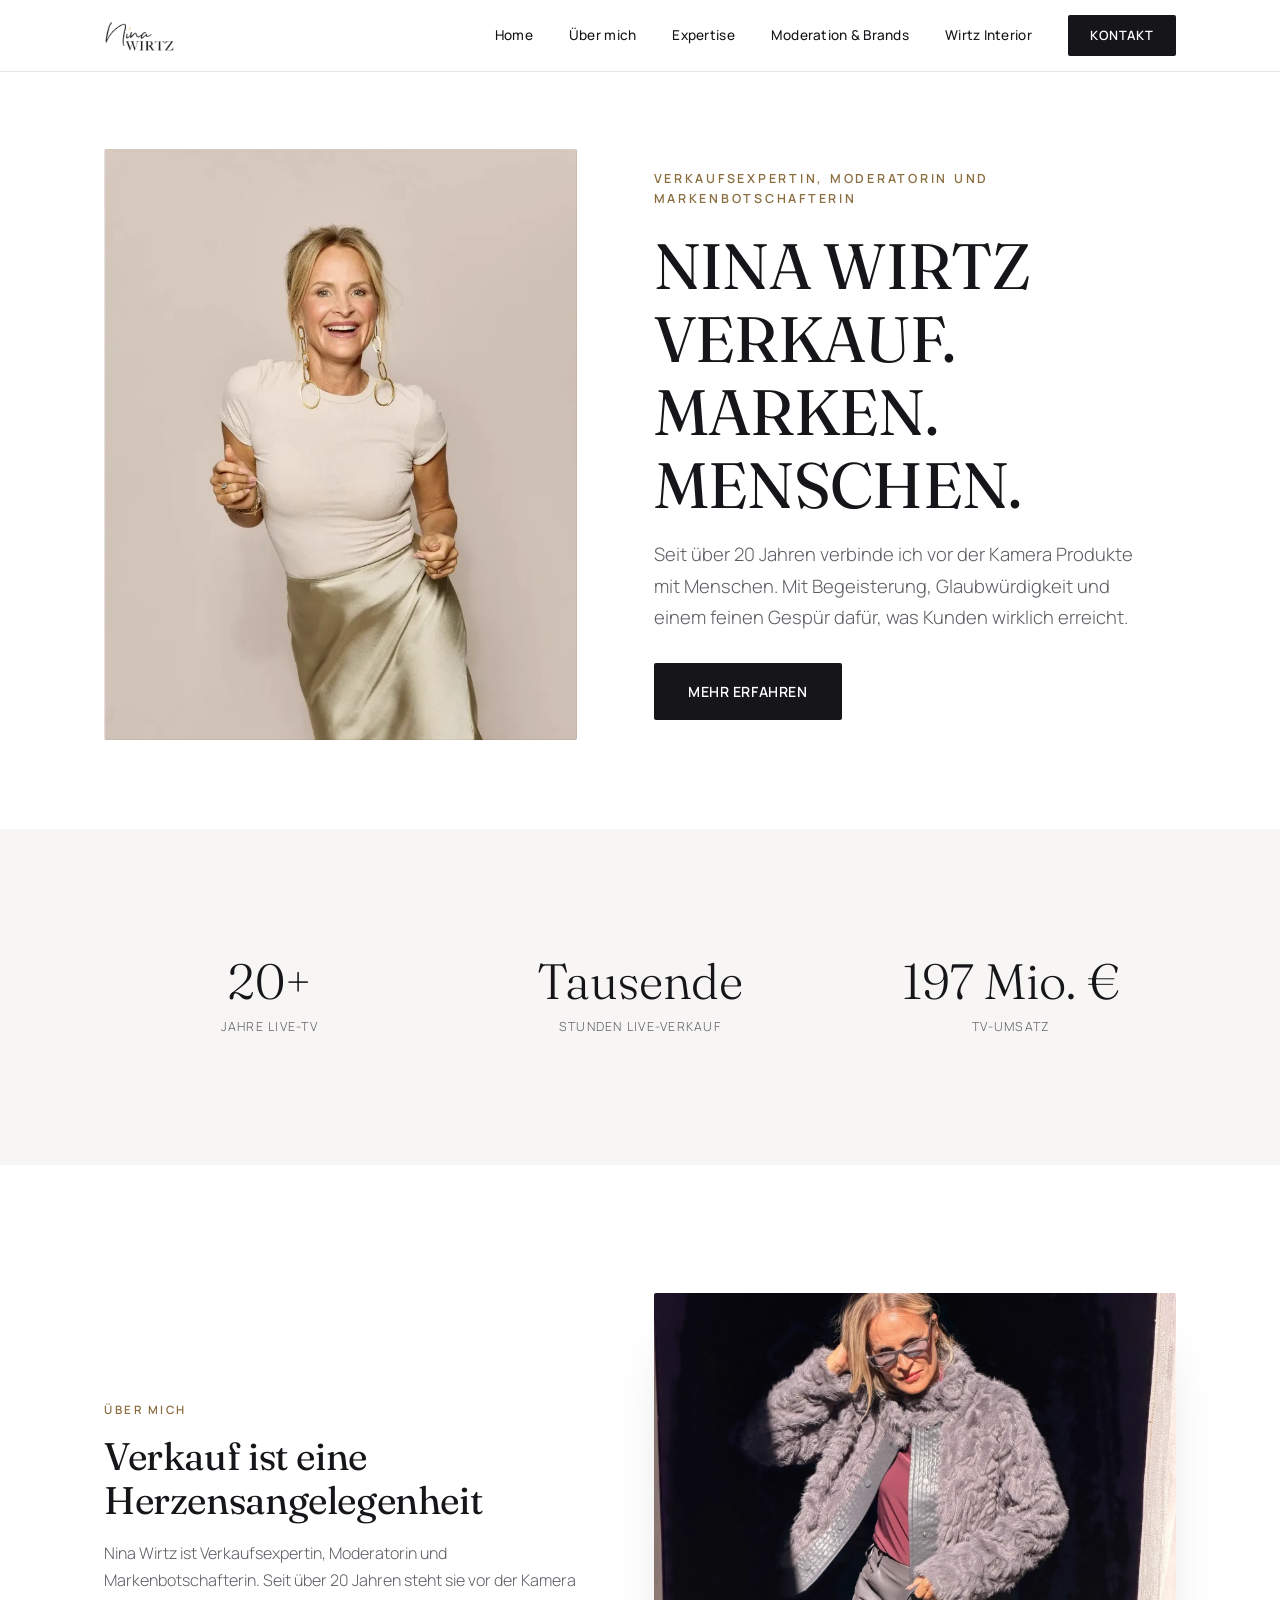
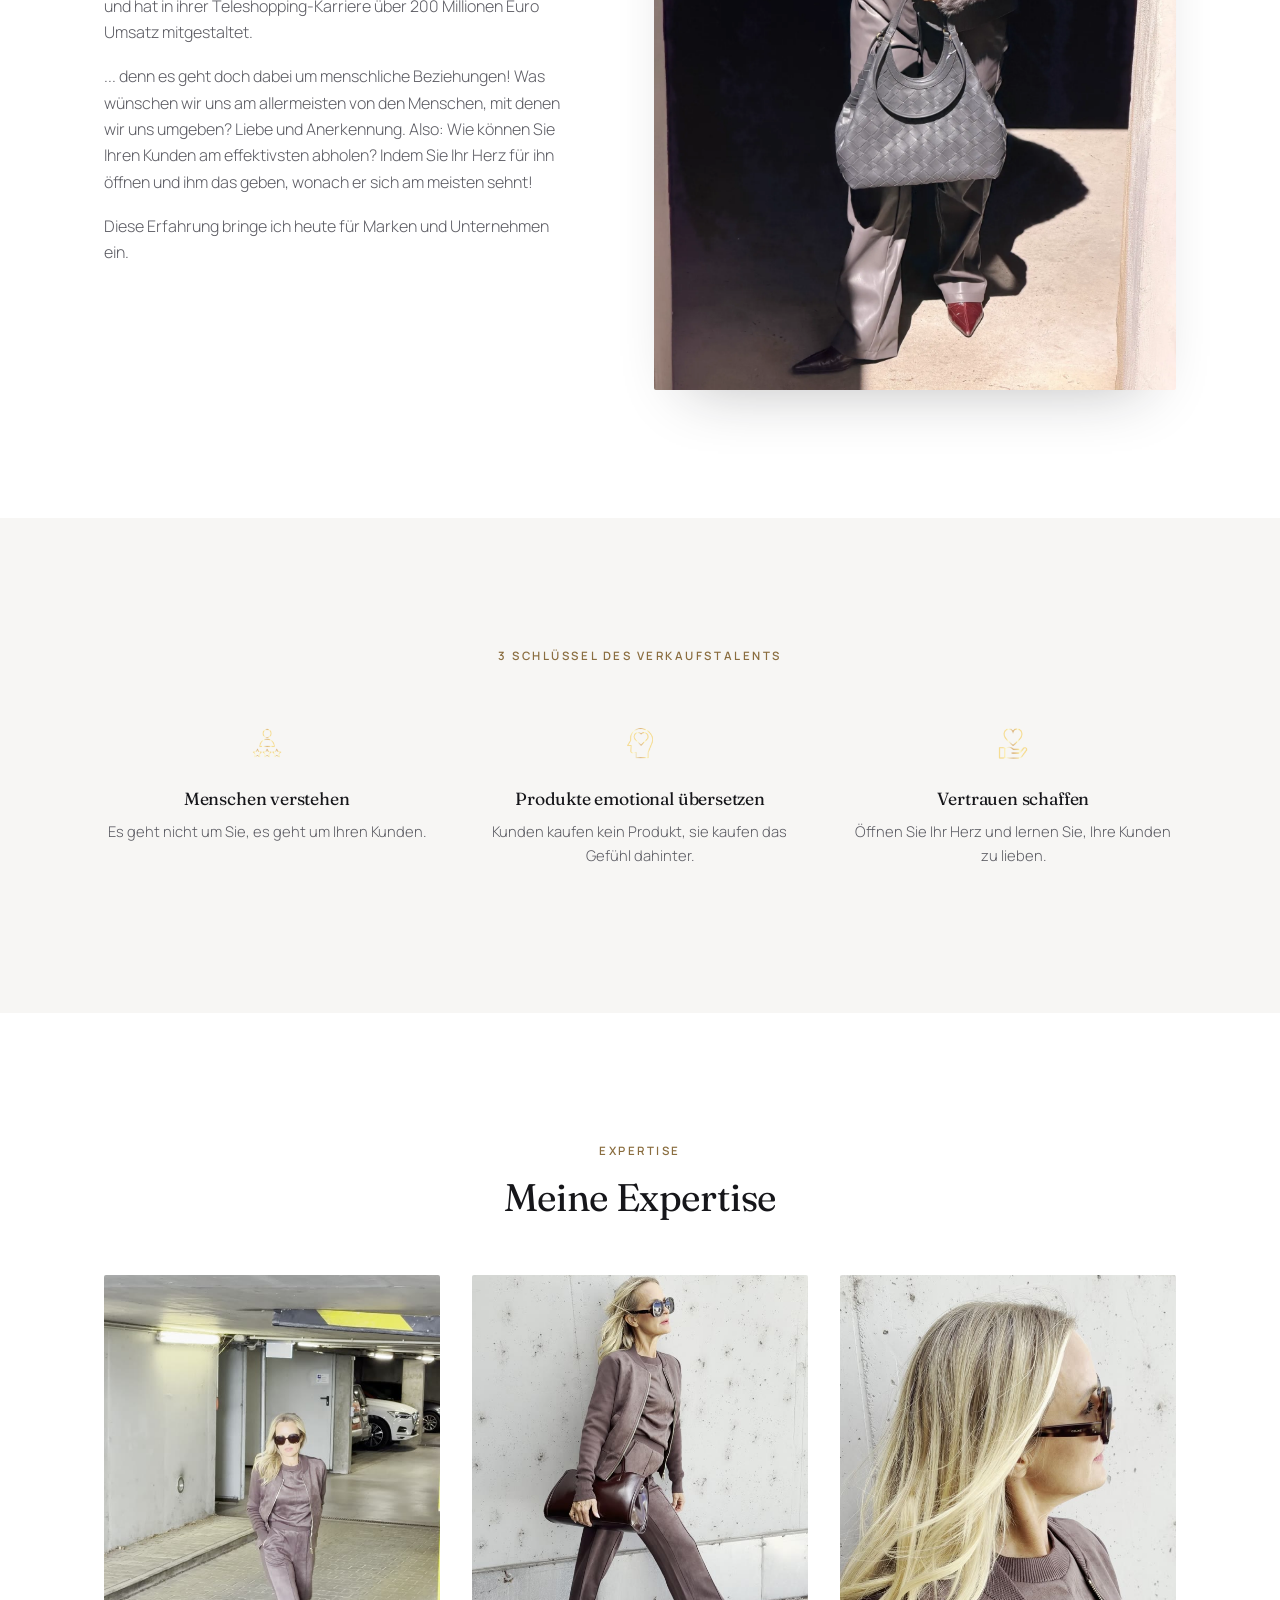
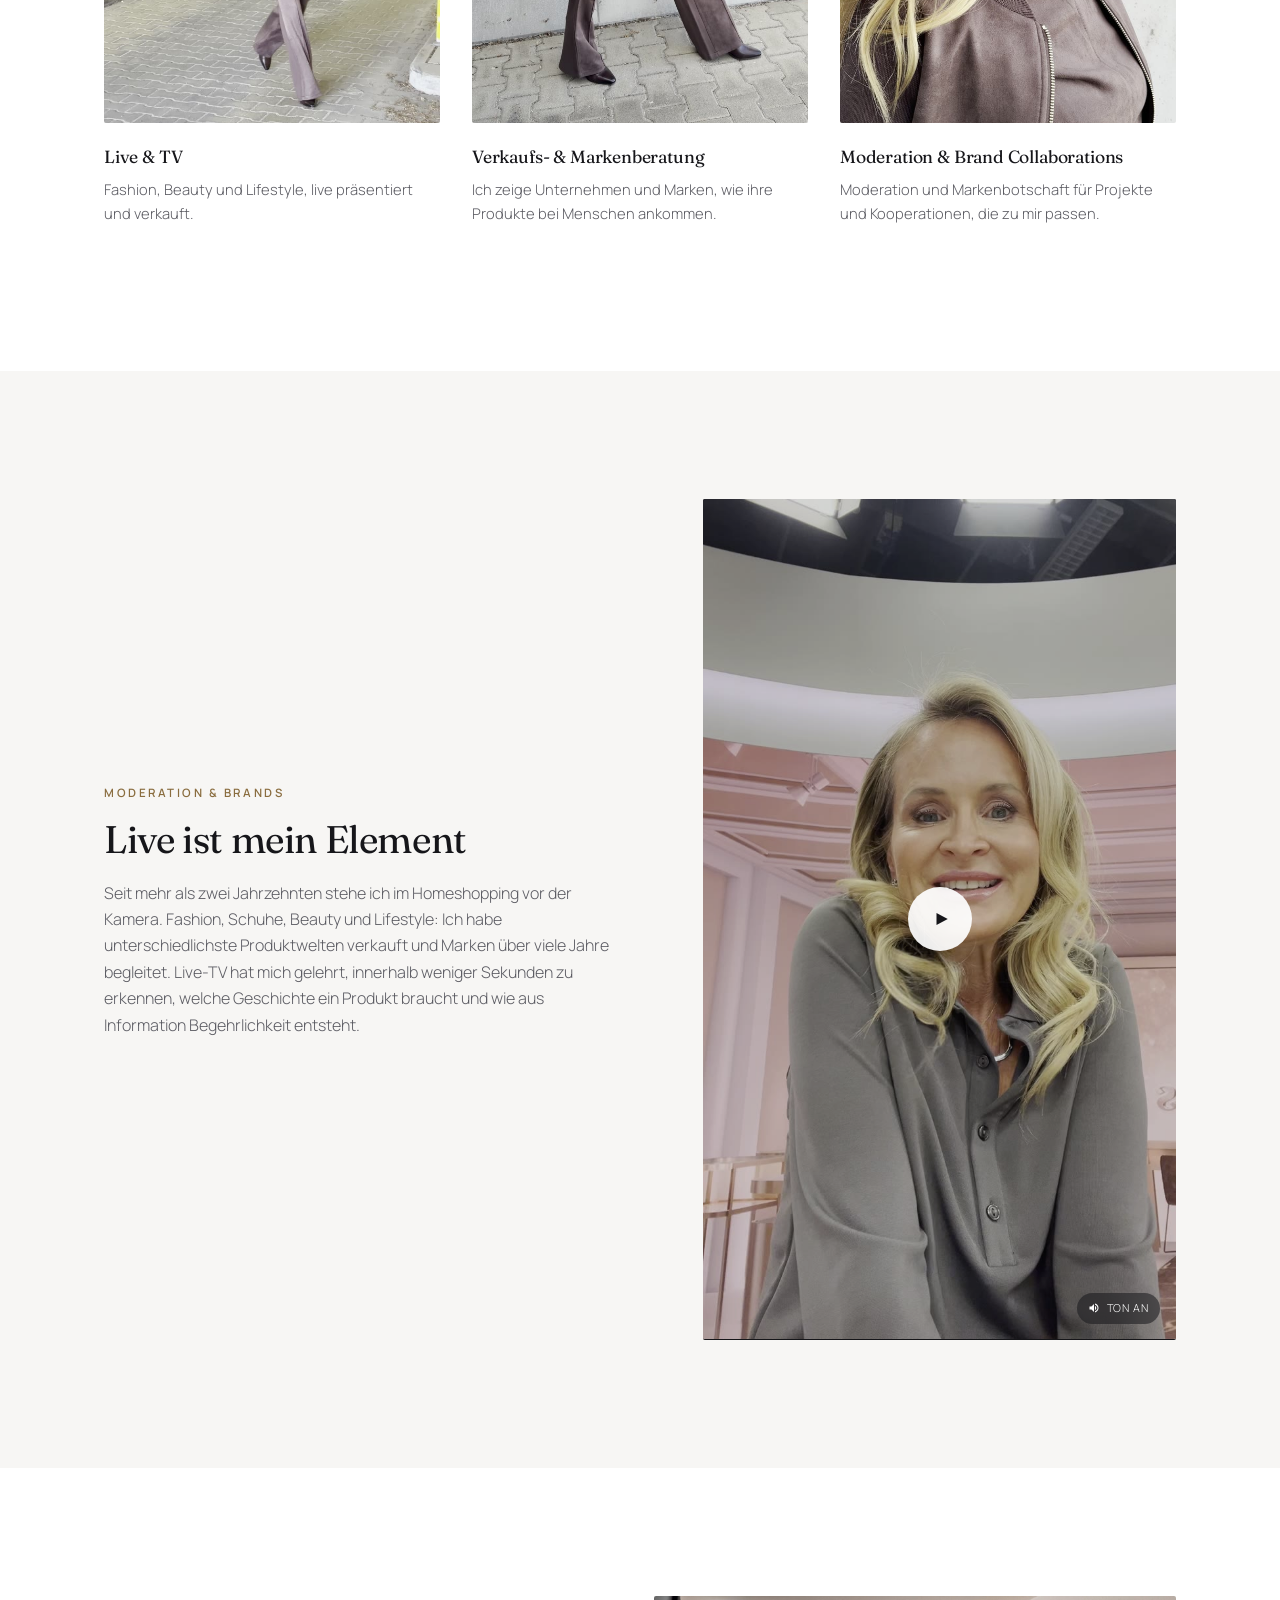
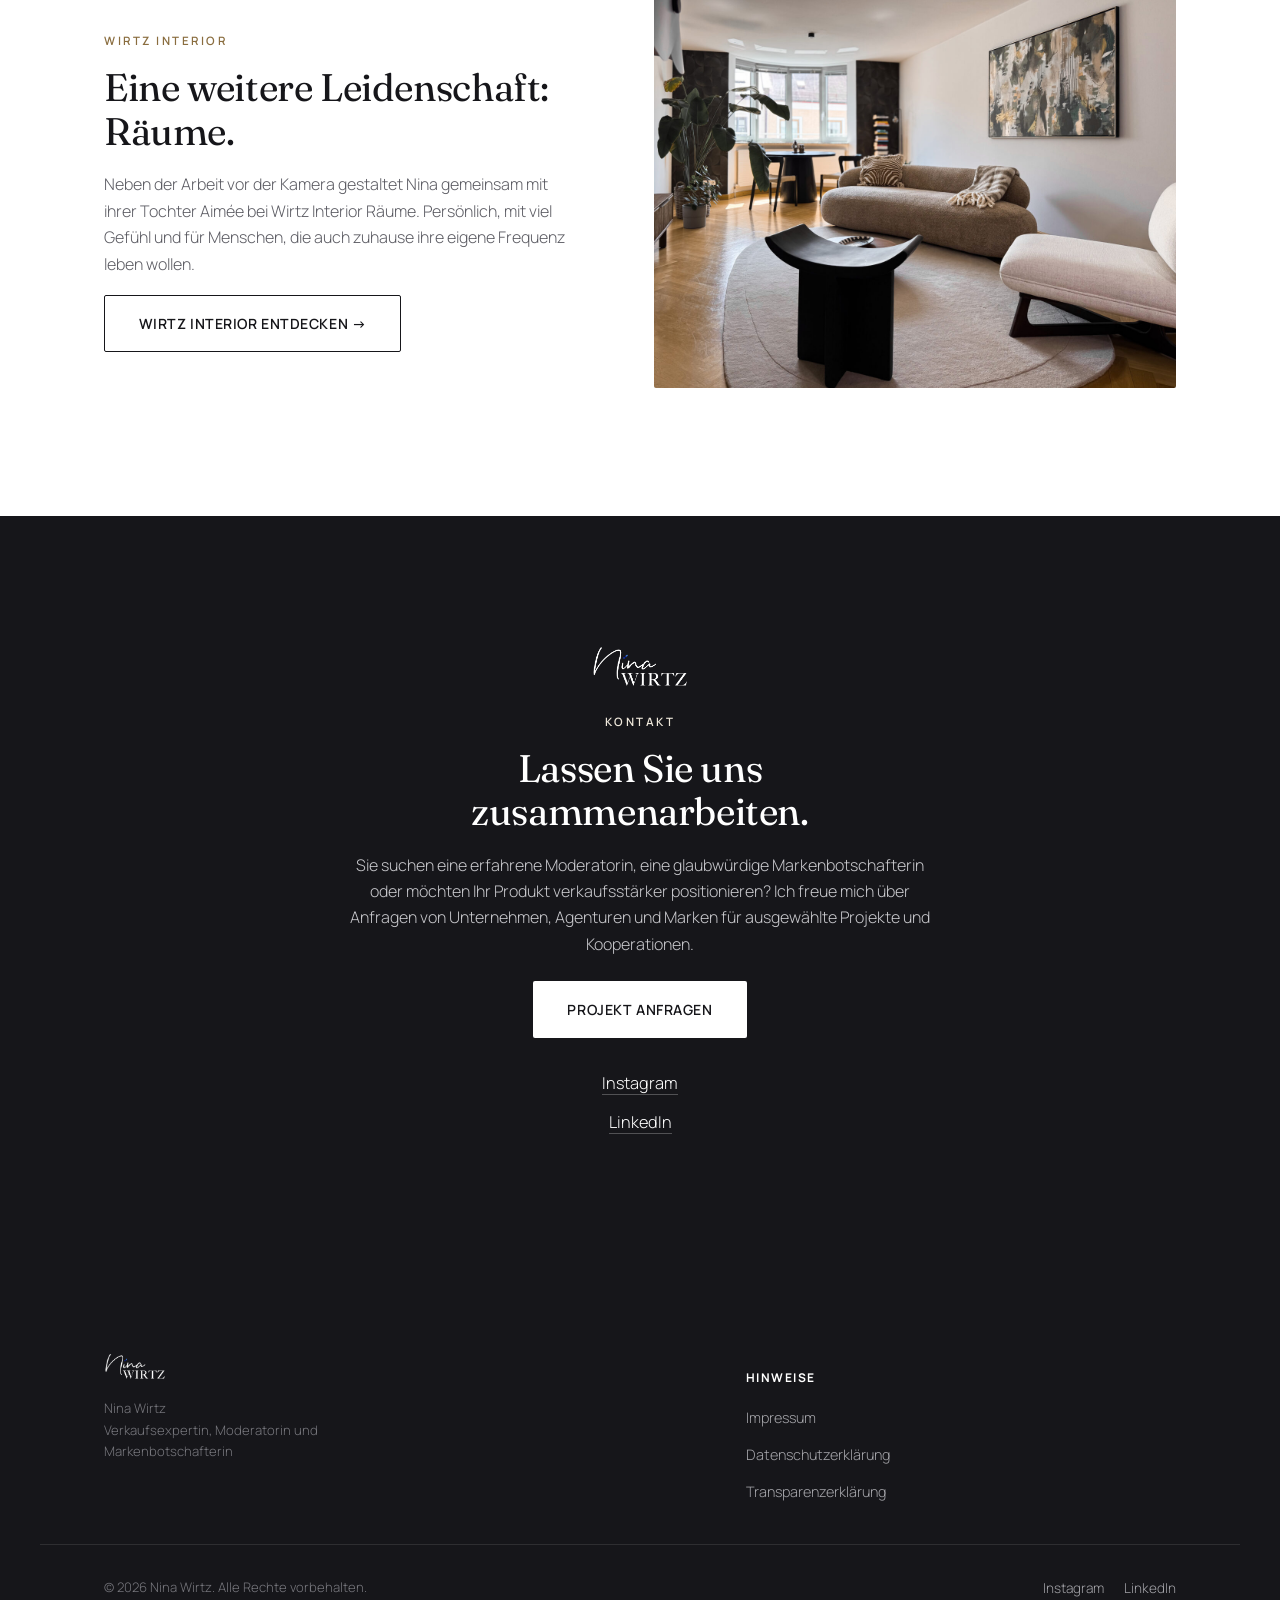
<file: index.html>
<!doctype html>
<html lang="de">
<head>
<meta charset="UTF-8">
<meta name="viewport" content="width=device-width, initial-scale=1" />
<title>Nina Wirtz | Verkauf. Marken. Menschen.</title>
<link rel="icon" href="assets/img/favicon-32.png" sizes="32x32" type="image/png">
<link rel="apple-touch-icon" href="assets/img/favicon-180.png">
<meta name="description" content="Nina Wirtz ist Verkaufsexpertin, Moderatorin und Markenbotschafterin. Über 20 Jahre Live-TV-Erfahrung, tausende Stunden Live-Verkauf und über 200 Mio. € TV-Umsatz." />
<link rel="canonical" href="https://nina-wirtz.de/" />

<meta property="og:type" content="website" />
<meta property="og:site_name" content="Nina Wirtz" />
<meta property="og:title" content="Nina Wirtz | Verkauf. Marken. Menschen." />
<meta property="og:description" content="Verkaufsexpertin, Moderatorin und Markenbotschafterin. Über 20 Jahre Live-TV-Erfahrung." />
<meta property="og:url" content="https://nina-wirtz.de/" />
<meta property="og:image" content="https://nina-wirtz.de/assets/img/nina-lachend.jpg" />
<meta property="og:locale" content="de_DE" />
<meta name="twitter:card" content="summary_large_image" />

<link rel="preconnect" href="https://fonts.googleapis.com">
<link rel="preconnect" href="https://fonts.gstatic.com" crossorigin>
<link href="https://fonts.googleapis.com/css2?family=Fraunces:opsz,wght@9..144,300;9..144,400;9..144,500&family=Manrope:wght@300;400;500;600;700&display=swap" rel="stylesheet">
<link rel="stylesheet" href="assets/css/style-v2.css?v=6">

<script type="application/ld+json">
{
  "@context": "https://schema.org",
  "@type": "Person",
  "name": "Nina Wirtz",
  "url": "https://nina-wirtz.de/",
  "image": "https://nina-wirtz.de/assets/img/nina-lachend.jpg",
  "jobTitle": "Verkaufsexpertin, Moderatorin & Markenbotschafterin",
  "description": "Seit über 20 Jahren verbindet Nina Wirtz als Verkaufsexpertin, Moderatorin und Markenbotschafterin vor der Kamera Produkte mit Menschen.",
  "email": "nina@nina-wirtz.de",
  "telephone": "+49 8151 5567400",
  "address": {
    "@type": "PostalAddress",
    "streetAddress": "Seemoosweg 8b",
    "postalCode": "82211",
    "addressLocality": "Herrsching",
    "addressCountry": "DE"
  },
  "sameAs": ["https://www.instagram.com/nina.wirtz/", "https://www.linkedin.com/in/nina-wirtz-124a77185/", "https://wirtz-interior.de/"]
}
</script>
</head>
<body>

<a class="skip-link" href="#main">Zum Inhalt springen</a>

<header class="site-header" id="top">
  <div class="wrap header-inner">
    <a href="index.html" class="logo">
      <img src="assets/img/logo.png" alt="Nina Wirtz" width="130" height="44">
    </a>
    <button class="nav-toggle" aria-label="Menü öffnen" aria-expanded="false" aria-controls="primary-nav">
      <span></span><span></span><span></span>
    </button>
    <nav class="primary-nav" id="primary-nav">
      <a href="index.html">Home</a>
      <a href="#ueber-mich">Über mich</a>
      <a href="#expertise">Expertise</a>
      <a href="#moderation">Moderation &amp; Brands</a>
      <a href="#wirtz-interior">Wirtz Interior</a>
      <a href="kontakt.html" class="nav-cta">Kontakt</a>
    </nav>
  </div>
</header>

<main id="main">

  <!-- HERO -->
  <section class="hero">
    <div class="wrap hero-grid">
      <div class="hero-media reveal">
        <picture>
          <source srcset="assets/img/hero-nina.webp" type="image/webp">
          <img src="assets/img/hero-nina.jpg" alt="Nina Wirtz" width="752" height="1126" loading="eager">
        </picture>
      </div>
      <div class="hero-copy reveal">
        <div class="hero-head">
          <p class="eyebrow">Verkaufsexpertin, Moderatorin und Markenbotschafterin</p>
          <h1>NINA WIRTZ<br>VERKAUF. MARKEN. MENSCHEN.</h1>
        </div>
        <p class="lede">Seit über 20 Jahren verbinde ich vor der Kamera Produkte mit Menschen. Mit Begeisterung, Glaubwürdigkeit und einem feinen Gespür dafür, was Kunden wirklich erreicht.</p>
        <a href="#expertise" class="btn btn-dark">Mehr erfahren</a>
      </div>
    </div>
  </section>

  <!-- KENNZAHLEN -->
  <section class="section section-tint reveal">
    <div class="wrap">
      <div class="stats">
        <div>
          <p class="stat-number" data-count="20" data-suffix="+">20+</p>
          <p class="stat-label">Jahre Live-TV</p>
        </div>
        <div>
          <p class="stat-number">Tausende</p>
          <p class="stat-label">Stunden Live-Verkauf</p>
        </div>
        <div>
          <p class="stat-number" data-count="200" data-suffix=" Mio. €">200 Mio. €</p>
          <p class="stat-label">TV-Umsatz</p>
        </div>
      </div>
    </div>
  </section>

  <!-- ÜBER MICH -->
  <section class="section" id="ueber-mich">
    <div class="wrap two-col reverse">
      <div class="reveal">
        <picture>
          <source srcset="assets/img/nina-editorial.webp" type="image/webp">
          <img class="photo-stack-main" src="assets/img/nina-editorial.jpg" alt="Nina Wirtz">
        </picture>
      </div>
      <div class="reveal">
        <p class="kicker">Über mich</p>
        <h2>Verkauf ist eine Herzensangelegenheit</h2>
        <p>Nina Wirtz ist Verkaufsexpertin, Moderatorin und Markenbotschafterin. Seit über 20 Jahren steht sie
          vor der Kamera und hat in ihrer Teleshopping-Karriere über 200 Millionen Euro Umsatz mitgestaltet.</p>
        <p>... denn es geht doch dabei um menschliche Beziehungen! Was wünschen wir uns am allermeisten von den
          Menschen, mit denen wir uns umgeben? Liebe und Anerkennung. Also: Wie können Sie Ihren Kunden am effektivsten abholen? Indem Sie Ihr Herz für ihn öffnen und ihm das geben, wonach er sich am meisten sehnt!</p>
        <p>Diese Erfahrung bringe ich heute für Marken und Unternehmen ein.</p>
      </div>
    </div>
  </section>

  <!-- 3 SCHLÜSSEL -->
  <section class="section section-tint reveal">
    <div class="wrap">
      <p class="kicker center">3 Schlüssel des Verkaufstalents</p>
      <div class="icon-feature-grid">
        <div class="icon-feature">
          <img src="assets/img/icon-rate.png" alt="">
          <h3>Menschen verstehen</h3>
          <p>Es geht nicht um Sie, es geht um Ihren Kunden.</p>
        </div>
        <div class="icon-feature">
          <img src="assets/img/icon-client.png" alt="">
          <h3>Produkte emotional übersetzen</h3>
          <p>Kunden kaufen kein Produkt, sie kaufen das Gefühl dahinter.</p>
        </div>
        <div class="icon-feature">
          <img src="assets/img/icon-hand.png" alt="">
          <h3>Vertrauen schaffen</h3>
          <p>Öffnen Sie Ihr Herz und lernen Sie, Ihre Kunden zu lieben.</p>
        </div>
      </div>
    </div>
  </section>

  <!-- EXPERTISE -->
  <section class="section" id="expertise">
    <div class="wrap">
      <p class="kicker center reveal">Expertise</p>
      <h2 class="center reveal">Meine Expertise</h2>
      <div class="expertise-carousel reveal">
        <div class="expertise-grid">
          <div class="expertise-card">
            <div class="video-loop">
              <video muted loop playsinline preload="none" poster="assets/img/nina-fashion-1-poster.jpg">
                <source src="assets/video/nina-fashion-1.mp4" type="video/mp4">
              </video>
            </div>
            <h3>Live &amp; TV</h3>
            <p>Fashion, Beauty und Lifestyle, live präsentiert und verkauft.</p>
          </div>
          <div class="expertise-card">
            <div class="video-loop">
              <video muted loop playsinline preload="none" poster="assets/img/nina-fashion-4-poster.jpg">
                <source src="assets/video/nina-fashion-4.mp4" type="video/mp4">
              </video>
            </div>
            <h3>Verkaufs- &amp; Markenberatung</h3>
            <p>Ich zeige Unternehmen und Marken, wie ihre Produkte bei Menschen ankommen.</p>
          </div>
          <div class="expertise-card">
            <div class="video-loop">
              <video muted loop playsinline preload="none" poster="assets/img/nina-fashion-3-poster.jpg">
                <source src="assets/video/nina-fashion-3.mp4" type="video/mp4">
              </video>
            </div>
            <h3>Moderation &amp; Brand Collaborations</h3>
            <p>Moderation und Markenbotschaft für Projekte und Kooperationen, die zu mir passen.</p>
          </div>
        </div>
      </div>
    </div>
  </section>

  <!-- MODERATION & BRANDS -->
  <section class="section section-tint" id="moderation">
    <div class="wrap two-col">
      <div class="reveal">
        <p class="kicker">Moderation &amp; Brands</p>
        <h2>Live ist mein Element</h2>
        <p>Seit mehr als zwei Jahrzehnten stehe ich im Homeshopping vor der Kamera. Fashion, Schuhe, Beauty und
          Lifestyle: Ich habe unterschiedlichste Produktwelten verkauft und Marken über viele Jahre begleitet.
          <span style="white-space:nowrap">Live-TV</span> hat mich gelehrt, innerhalb weniger Sekunden zu erkennen, welche Geschichte ein Produkt braucht und wie aus Information Begehrlichkeit entsteht.</p>
      </div>
      <div class="reveal">
        <div class="video-gallery">
          <div class="video-frame" style="aspect-ratio:9/16">
            <video playsinline preload="metadata" poster="assets/img/nina-intro-poster.jpg">
              <source src="assets/video/nina-intro.webm?v=2" type="video/webm">
              <source src="assets/video/nina-intro.mp4?v=2" type="video/mp4">
            </video>
            <div class="video-play">
              <span class="video-play-btn" aria-hidden="true">
                <svg viewBox="0 0 24 24"><path d="M6 4l15 8-15 8z"/></svg>
              </span>
            </div>
            <span class="video-sound-badge">
              <svg viewBox="0 0 24 24"><path d="M3 9v6h4l5 5V4L7 9H3zm13.5 3c0-1.77-1.02-3.29-2.5-4.03v8.05c1.48-.73 2.5-2.25 2.5-4.02zM14 3.23v2.06c2.89.86 5 3.54 5 6.71s-2.11 5.85-5 6.71v2.06c4.01-.91 7-4.49 7-8.77s-2.99-7.86-7-8.77z"/></svg>
              Ton an
            </span>
          </div>
        </div>
      </div>
    </div>
  </section>

  <!-- WIRTZ INTERIOR -->
  <section class="section" id="wirtz-interior">
    <div class="wrap two-col reverse">
      <div class="reveal">
        <img src="assets/img/wirtz-interior-wohnzimmer.jpg" alt="Interior Design von Wirtz Interior">
      </div>
      <div class="reveal">
        <p class="kicker">Wirtz Interior</p>
        <h2>Eine weitere Leidenschaft: Räume.</h2>
        <p>Neben der Arbeit vor der Kamera gestaltet Nina gemeinsam mit ihrer Tochter Aimée bei Wirtz Interior Räume. Persönlich, mit viel Gefühl und für Menschen, die auch zuhause ihre eigene Frequenz leben wollen.</p>
        <a href="https://wirtz-interior.de" class="btn btn-outline" target="_blank" rel="noopener">Wirtz Interior entdecken →</a>
      </div>
    </div>
  </section>

  <!-- KONTAKT / CTA -->
  <section class="section kontakt" id="kontakt">
    <div class="wrap center reveal">
      <img src="assets/img/logo.png" alt="Nina Wirtz" class="kontakt-logo" width="130" height="44">
      <p class="kicker center">Kontakt</p>
      <h2 class="kontakt-title">Lassen Sie uns zusammenarbeiten.</h2>
      <p style="color:#c8c8cc; max-width:600px; margin:0 auto 1.5rem">Sie suchen eine erfahrene Moderatorin,
        eine glaubwürdige Markenbotschafterin oder möchten Ihr Produkt verkaufsstärker positionieren? Ich freue
        mich über Anfragen von Unternehmen, Agenturen und Marken für ausgewählte Projekte und Kooperationen.</p>
      <p class="center" style="margin-top:1.5rem"><a href="kontakt.html" class="btn btn-light">Projekt anfragen</a></p>
      <ul class="contact-list" style="margin-top:2rem; align-items:center">
        <li><a href="https://www.instagram.com/nina.wirtz/" target="_blank" rel="noopener">Instagram</a></li>
        <li><a href="https://www.linkedin.com/in/nina-wirtz-124a77185/" target="_blank" rel="noopener">LinkedIn</a></li>
      </ul>
    </div>
  </section>

</main>

<footer class="site-footer">
  <div class="wrap footer-top">
    <div class="footer-brand">
      <img src="assets/img/logo.png" alt="Nina Wirtz">
      <p>Nina Wirtz<br>Verkaufsexpertin, Moderatorin und Markenbotschafterin</p>
    </div>
    <div class="footer-col">
      <h4>Hinweise</h4>
      <ul>
        <li><a href="impressum.html">Impressum</a></li>
        <li><a href="datenschutz.html">Datenschutzerklärung</a></li>
        <li><a href="transparenzerklaerung.html">Transparenzerklärung</a></li>
      </ul>
    </div>
  </div>
  <div class="wrap footer-inner">
    <p>© <span id="year"></span> Nina Wirtz. Alle Rechte vorbehalten.</p>
    <nav class="footer-social">
      <a href="https://www.instagram.com/nina.wirtz/" target="_blank" rel="noopener noreferrer">Instagram</a>
      <a href="https://www.linkedin.com/in/nina-wirtz-124a77185/" target="_blank" rel="noopener noreferrer">LinkedIn</a>
    </nav>
  </div>
</footer>

<script src="assets/js/script-v2.js?v=4"></script>
</body>
</html>
</file>
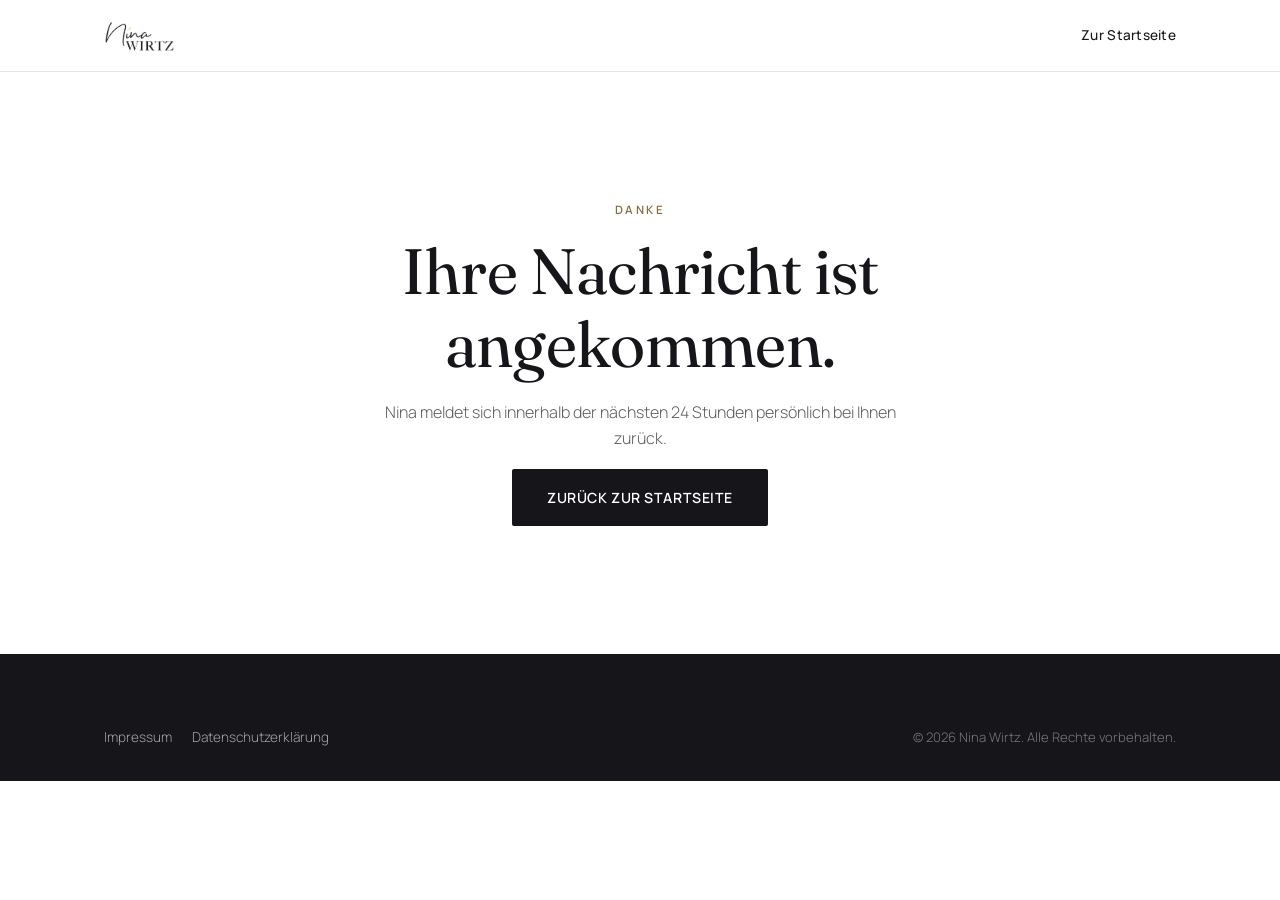
<file: danke.html>
<!doctype html>
<html lang="de">
<head>
<meta charset="UTF-8">
<meta name="viewport" content="width=device-width, initial-scale=1" />
<title>Danke | Nina Wirtz</title>
<link rel="icon" href="assets/img/favicon-32.png" sizes="32x32" type="image/png">
<link rel="apple-touch-icon" href="assets/img/favicon-180.png">
<meta name="robots" content="noindex" />
<link rel="preconnect" href="https://fonts.googleapis.com">
<link rel="preconnect" href="https://fonts.gstatic.com" crossorigin>
<link href="https://fonts.googleapis.com/css2?family=Fraunces:opsz,wght@9..144,300;9..144,400;9..144,500&family=Manrope:wght@300;400;500;600;700&display=swap" rel="stylesheet">
<link rel="stylesheet" href="assets/css/style-v2.css?v=6">
<style>
  .thanks{ max-width: calc(560px + 2 * var(--wrap-pad)); margin: 0 auto; padding: clamp(5rem,12vw,8rem) var(--wrap-pad); text-align: center; }
</style>
</head>
<body>

<header class="site-header">
  <div class="wrap header-inner">
    <a href="index.html" class="logo">
      <img src="assets/img/logo.png" alt="Nina Wirtz" width="130" height="44">
    </a>
    <nav class="primary-nav" id="primary-nav">
      <a href="index.html">Zur Startseite</a>
    </nav>
  </div>
</header>

<main class="wrap thanks">
  <p class="kicker center">Danke</p>
  <h1>Ihre Nachricht ist angekommen.</h1>
  <p>Nina meldet sich innerhalb der nächsten 24 Stunden persönlich bei Ihnen zurück.</p>
  <a href="index.html" class="btn btn-dark">Zurück zur Startseite</a>
</main>

<footer class="site-footer">
  <div class="wrap footer-inner">
    <nav class="footer-social">
      <a href="impressum.html">Impressum</a>
      <a href="datenschutz.html">Datenschutzerklärung</a>
    </nav>
    <p>© <span id="year"></span> Nina Wirtz. Alle Rechte vorbehalten.</p>
  </div>
</footer>

<script>document.getElementById('year').textContent = new Date().getFullYear();</script>
</body>
</html>
</file>
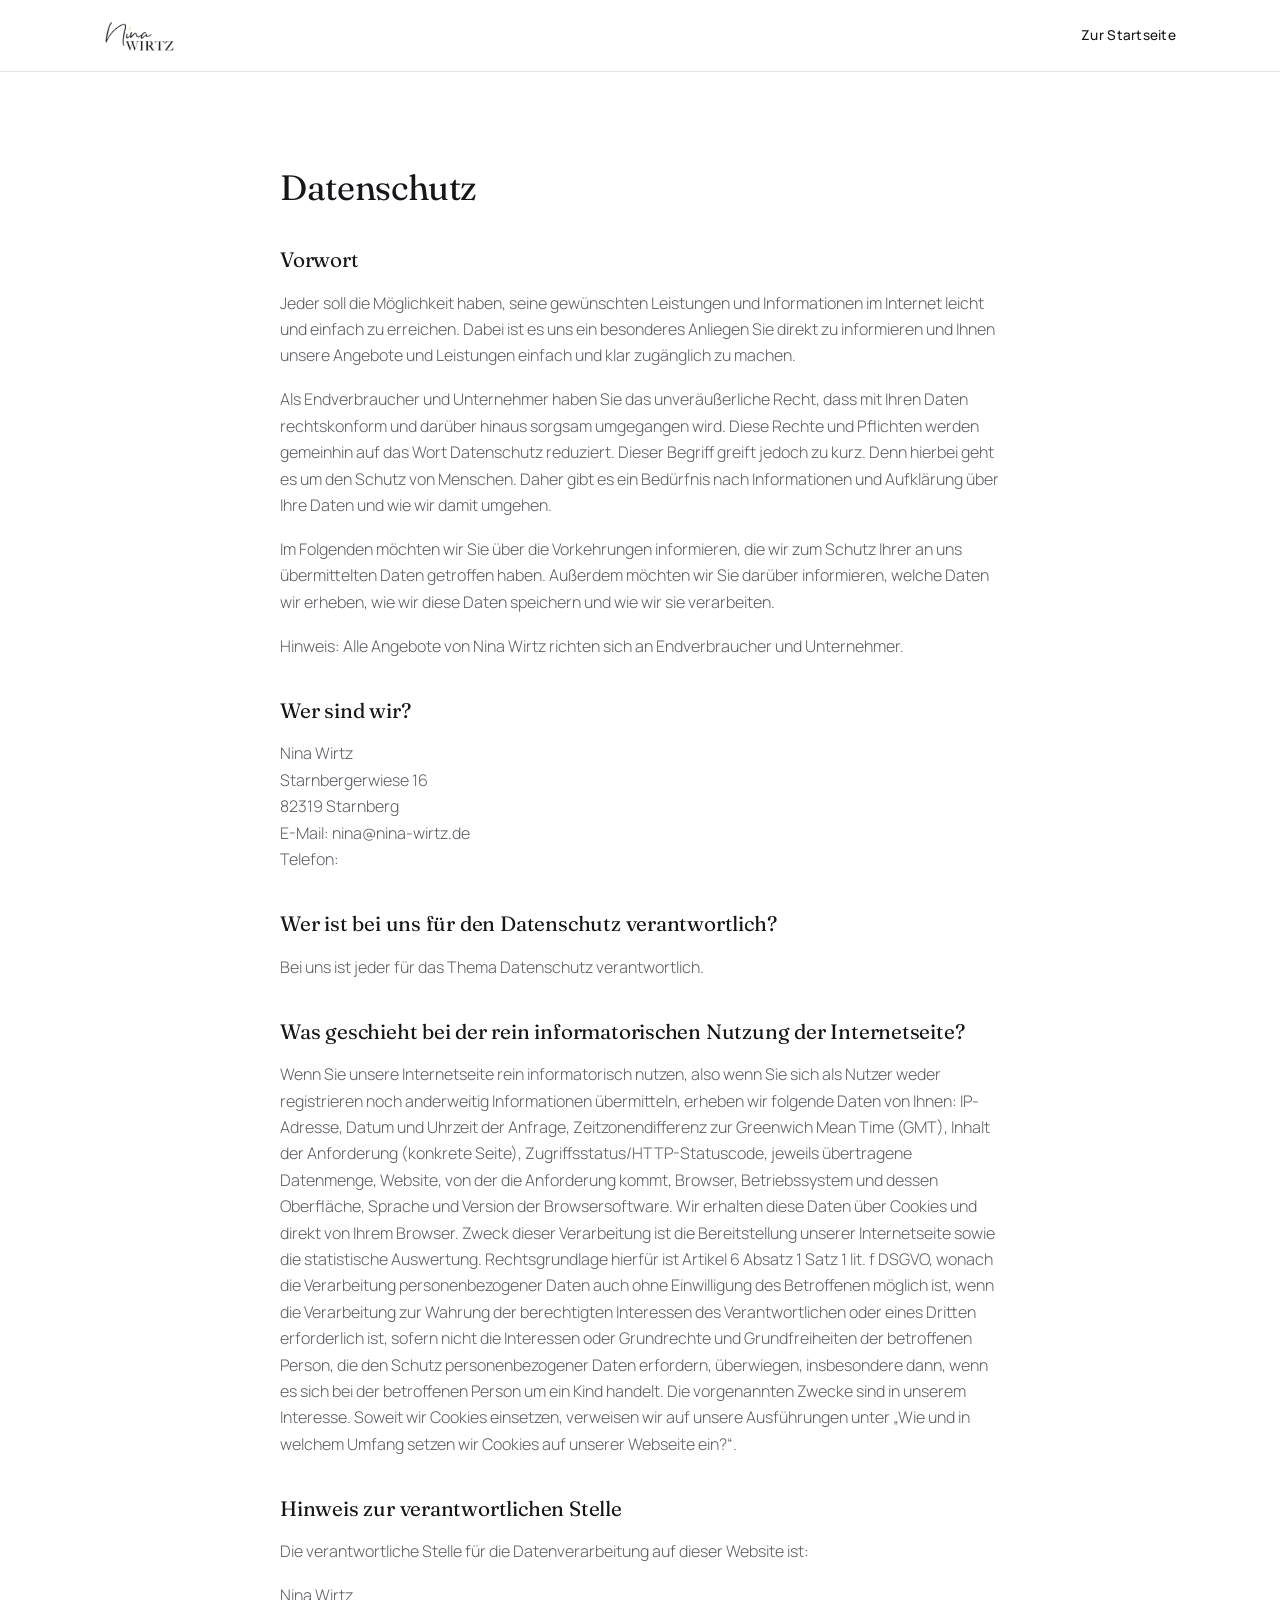
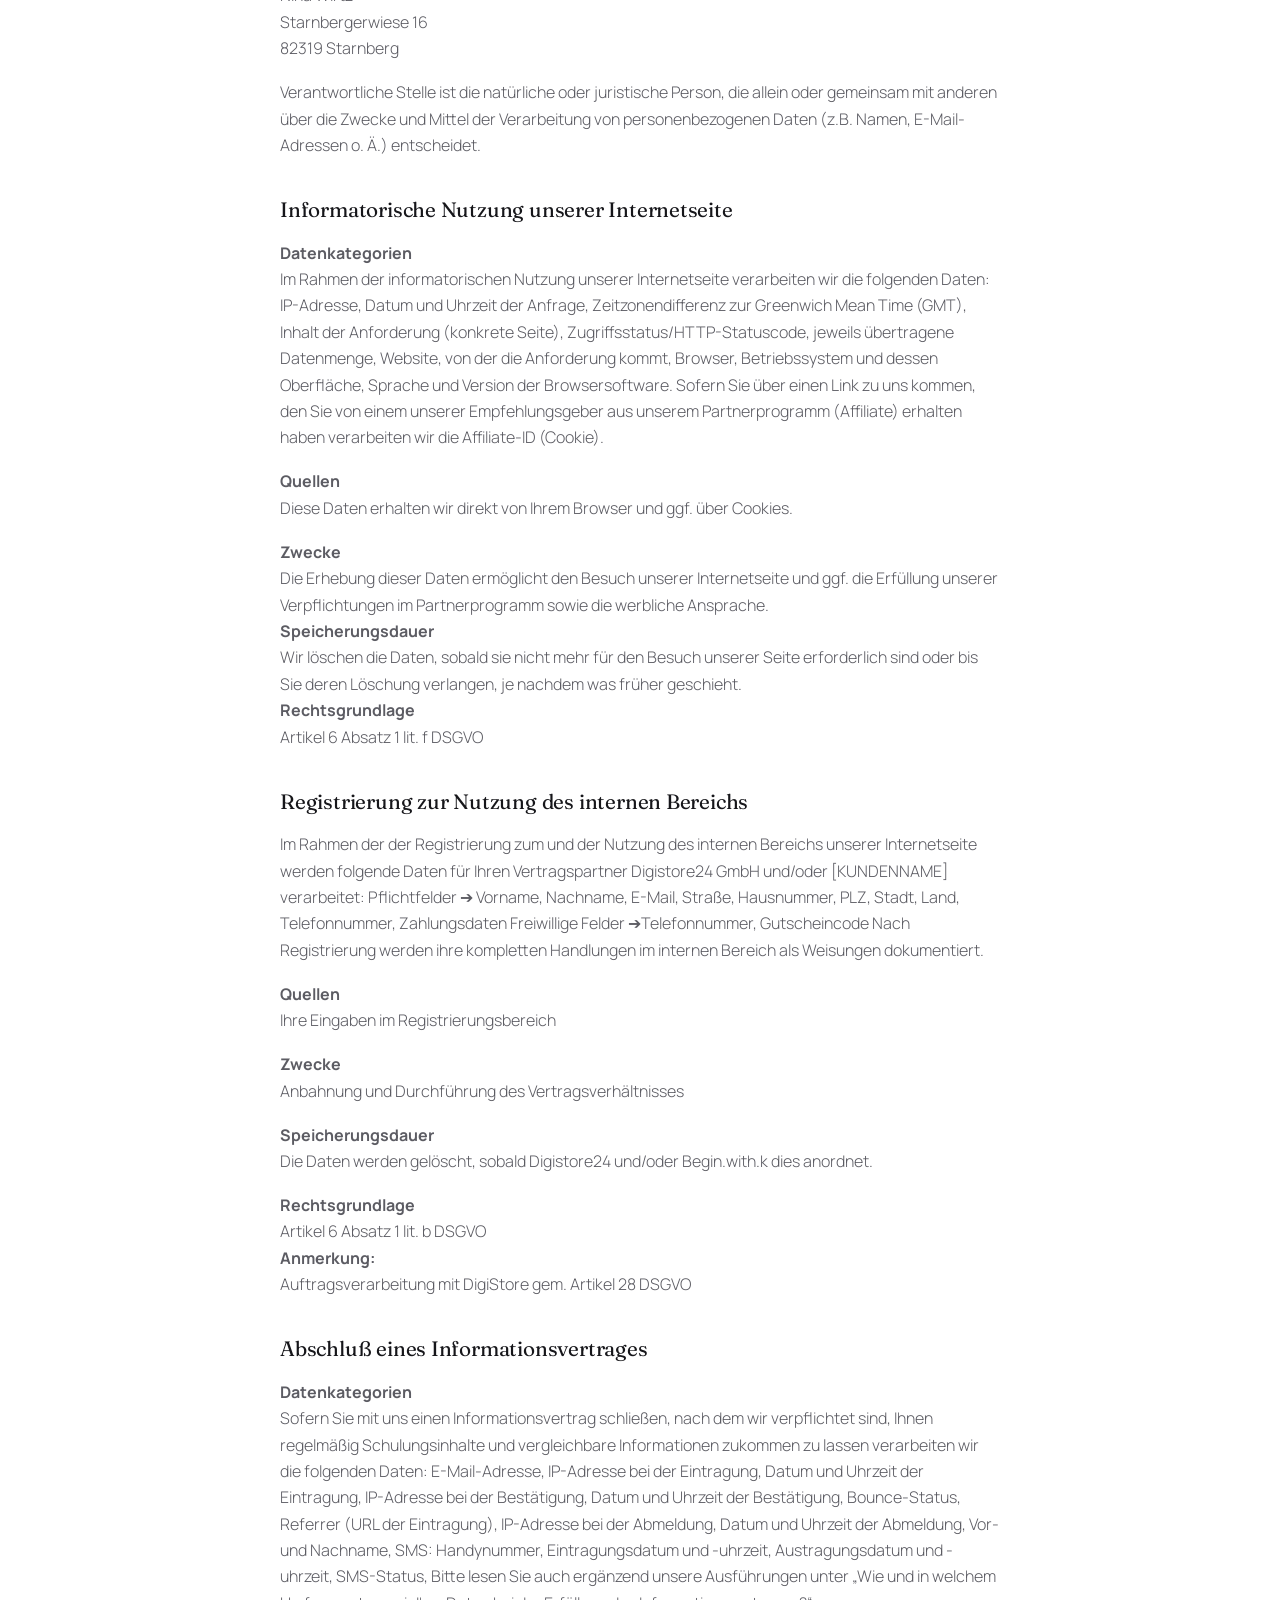
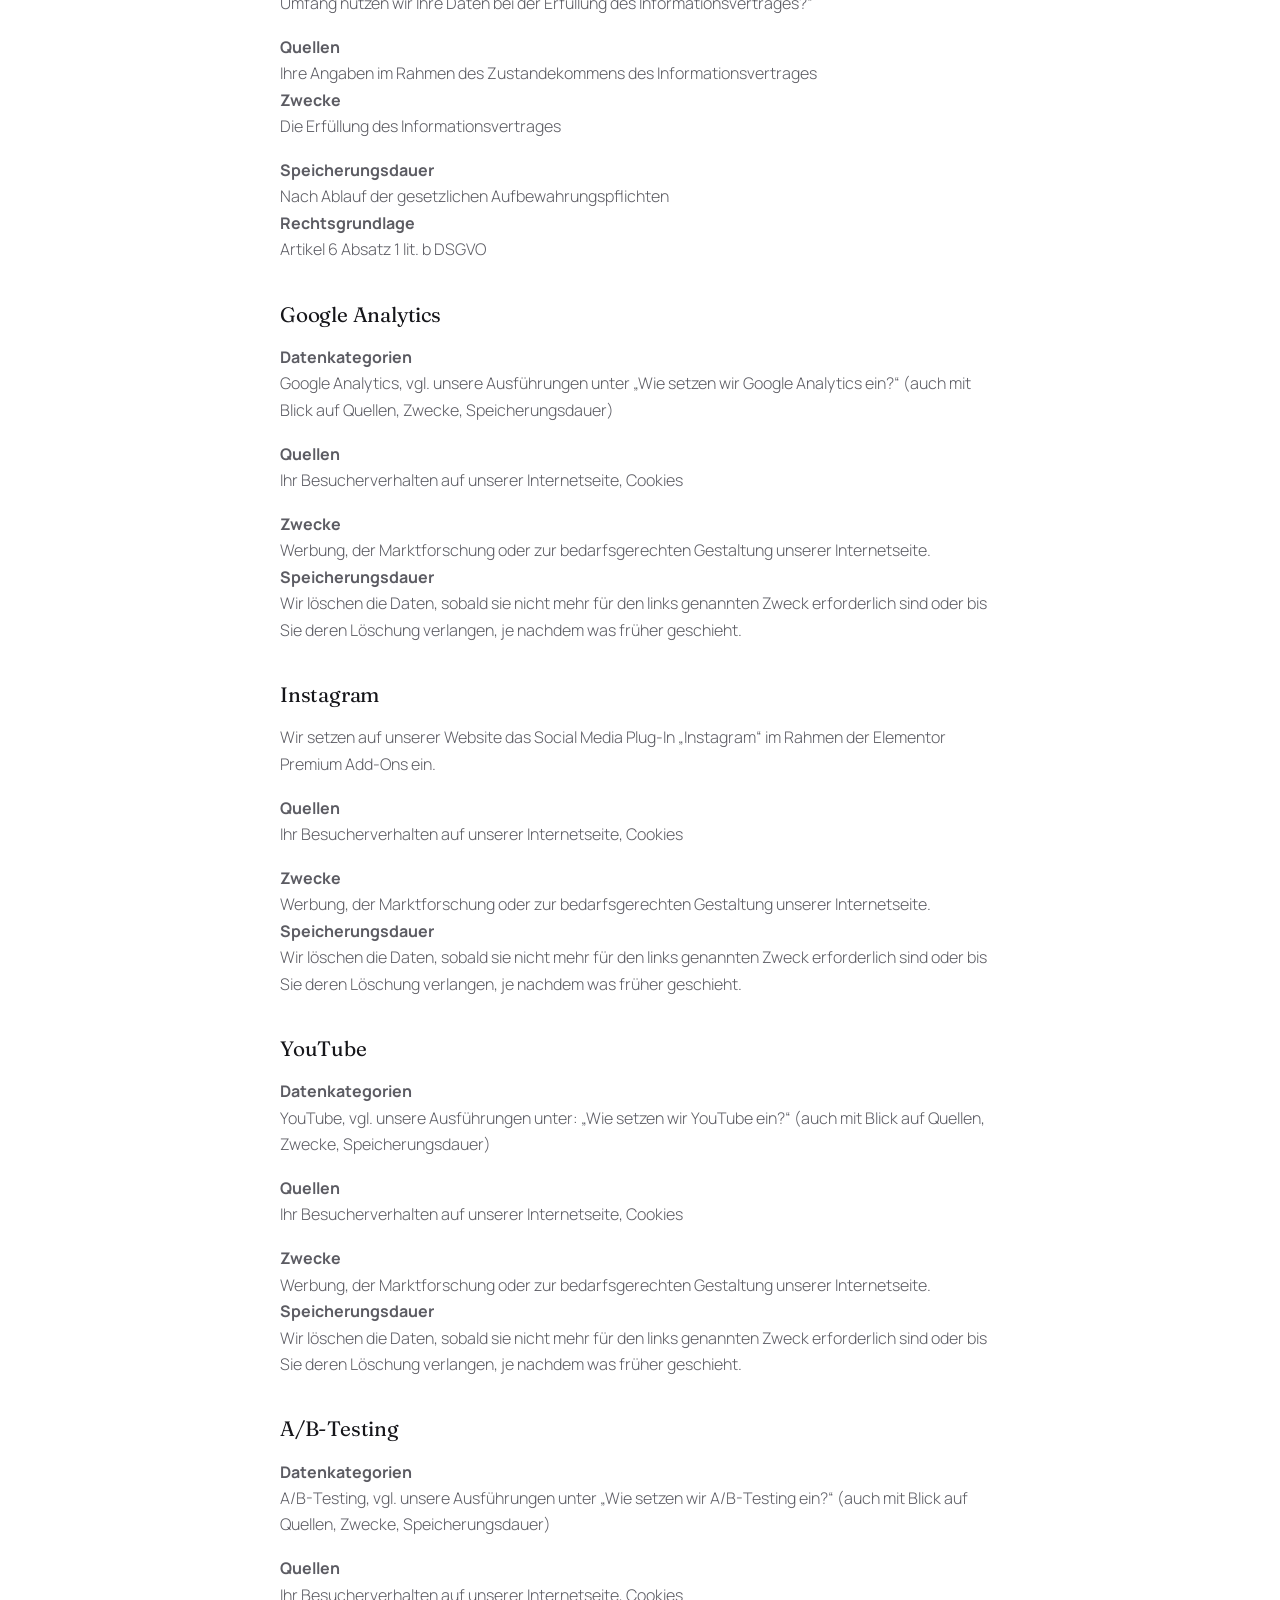
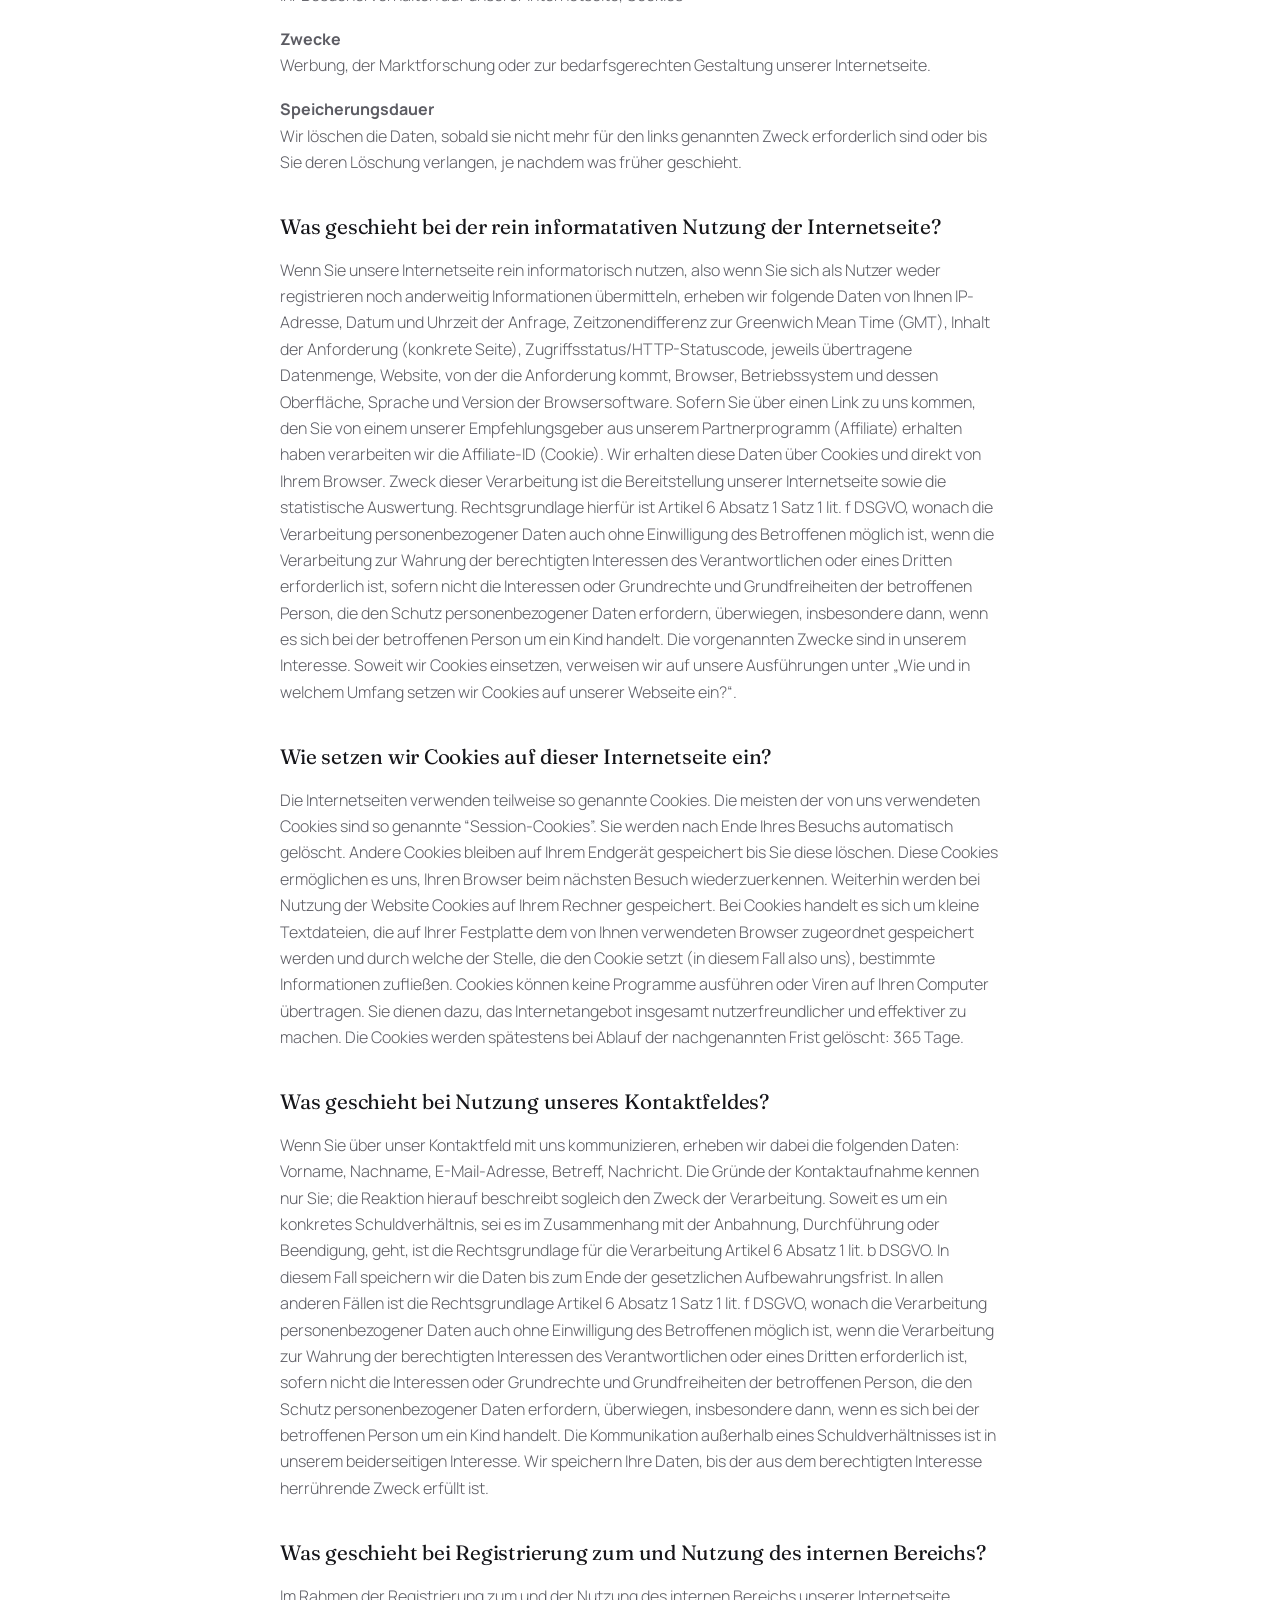
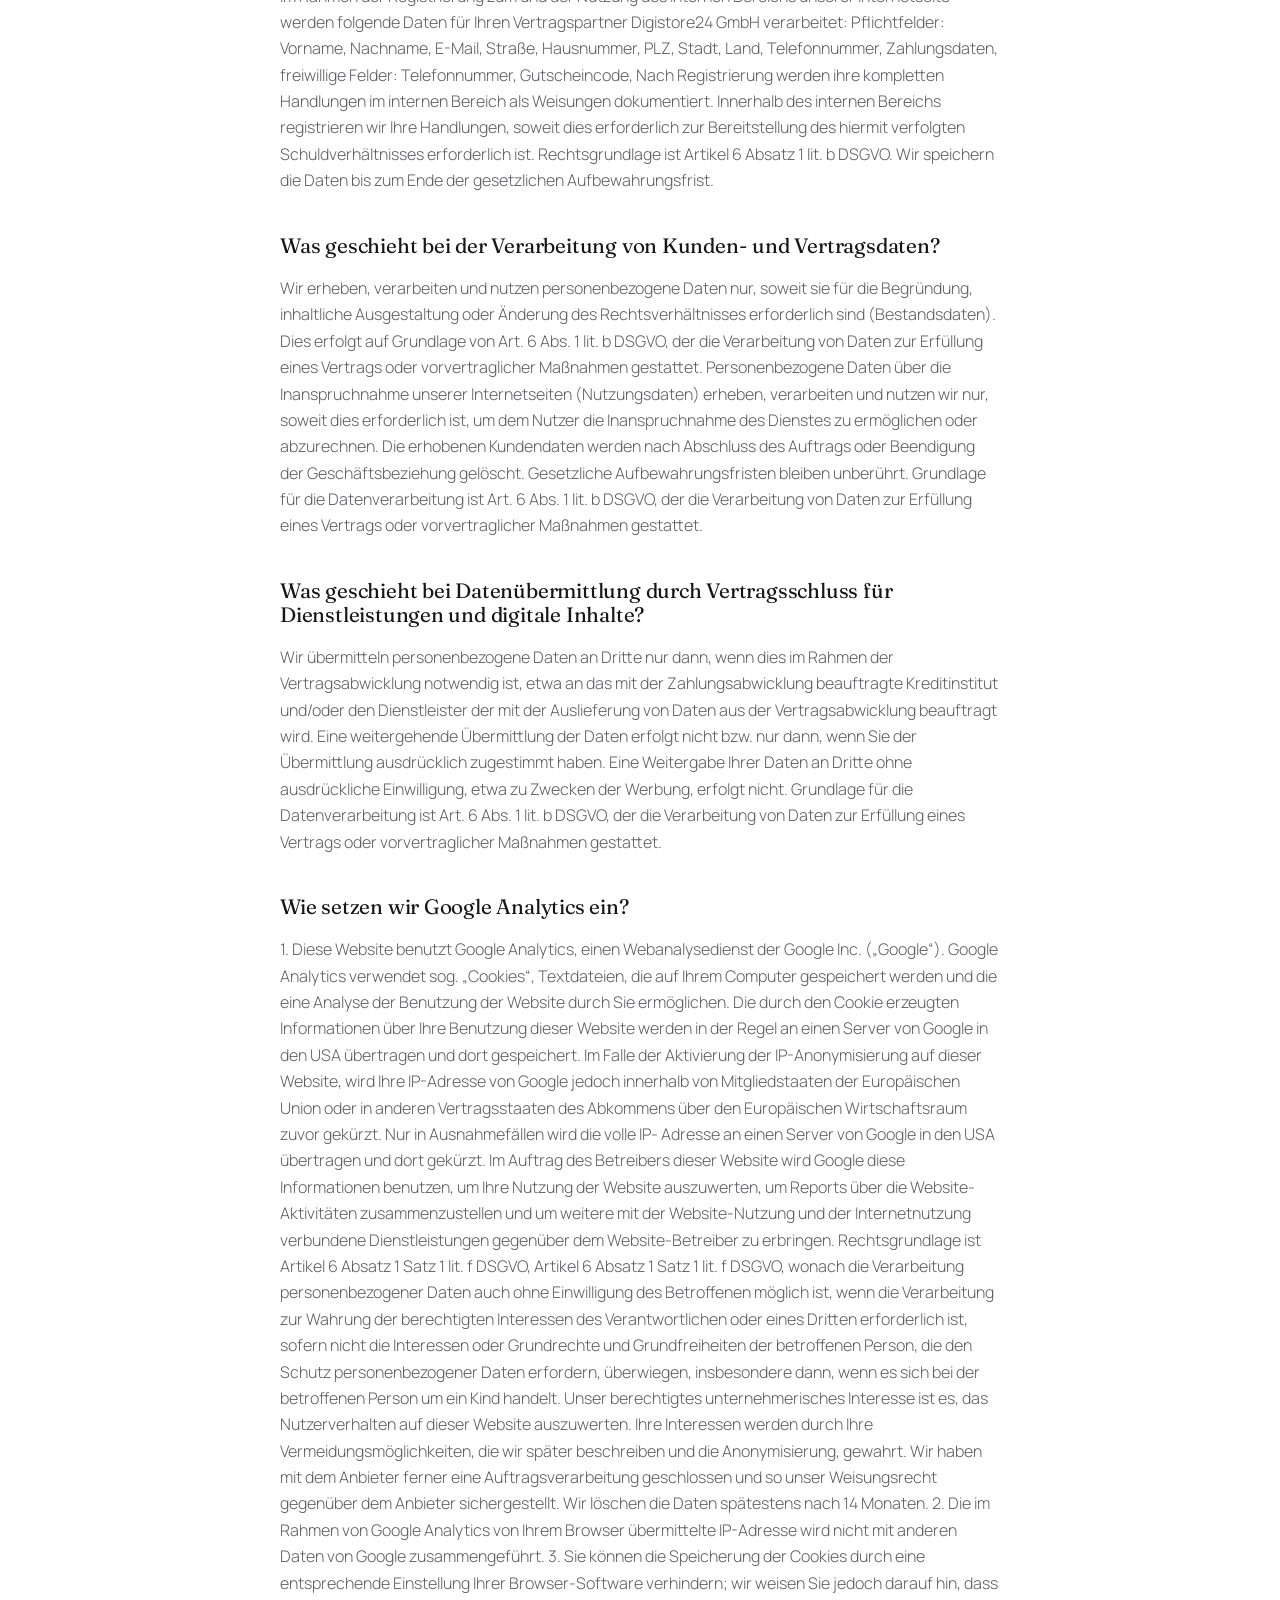
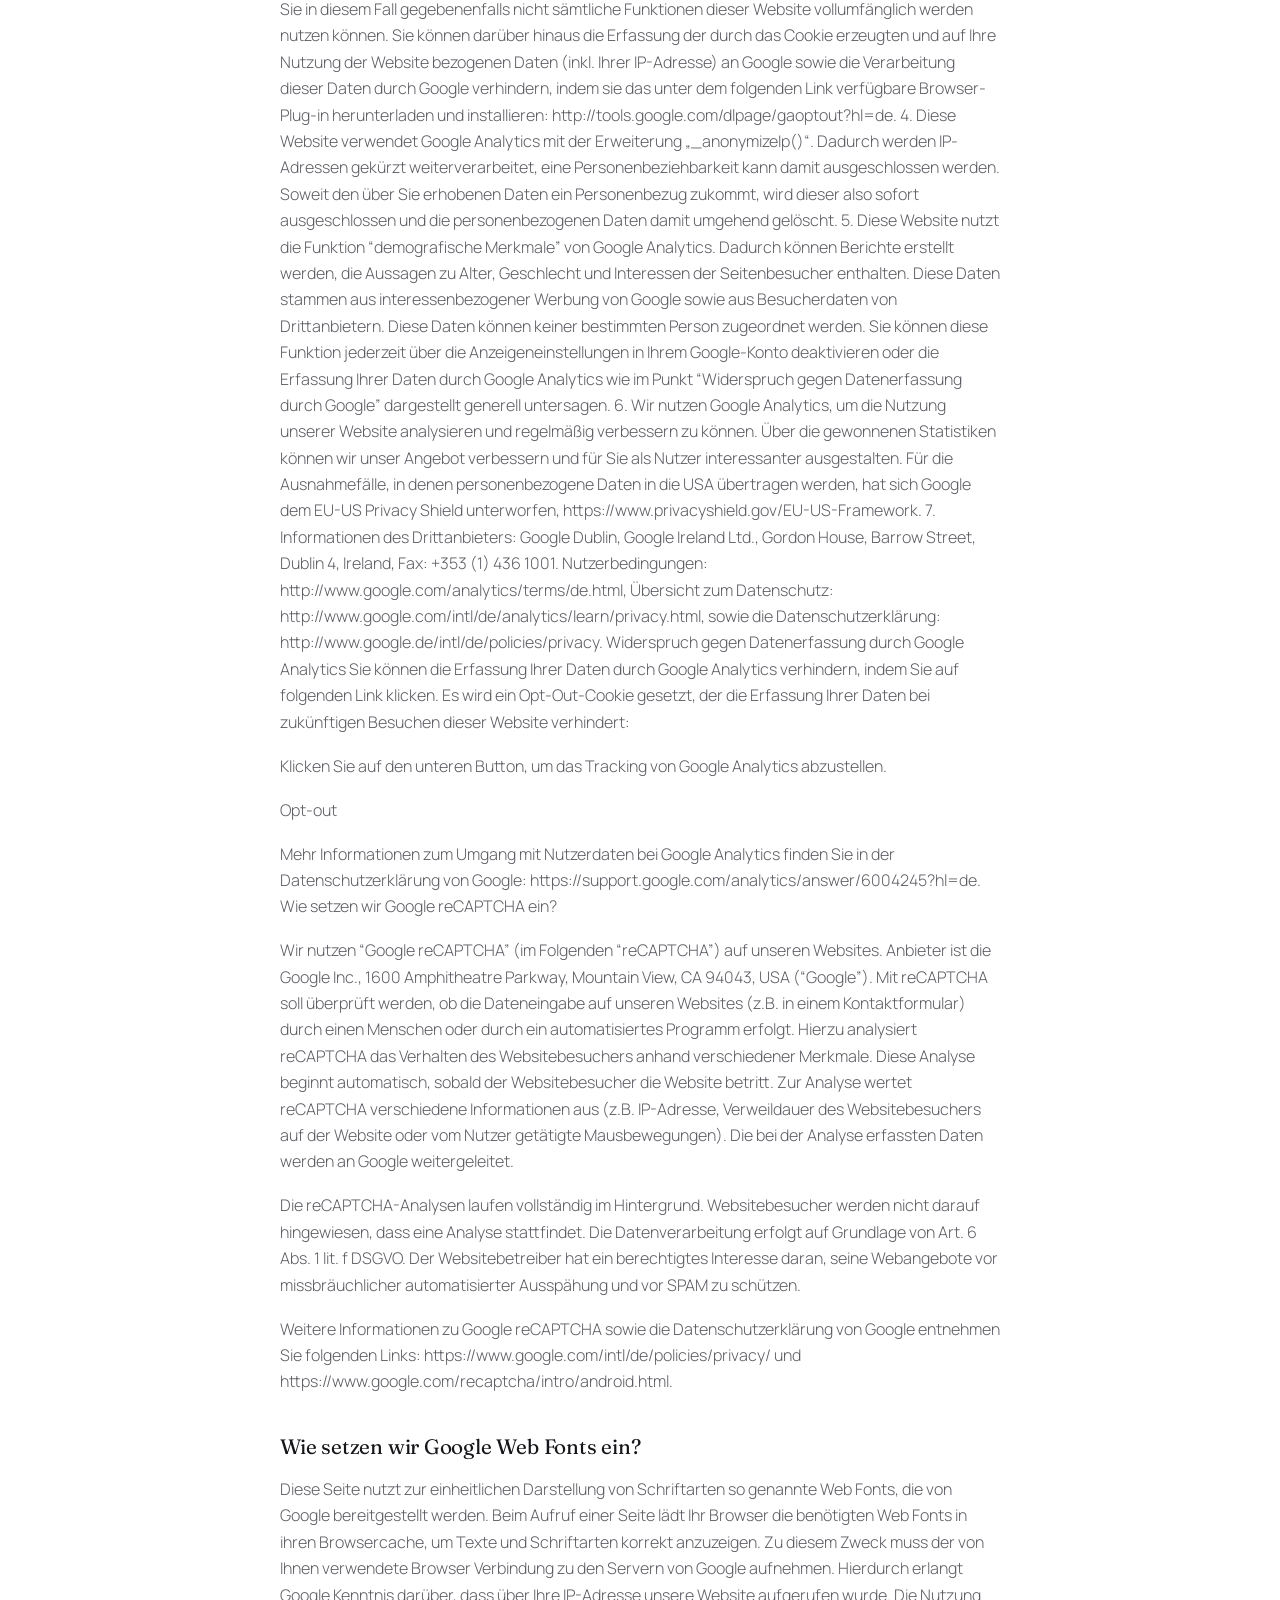
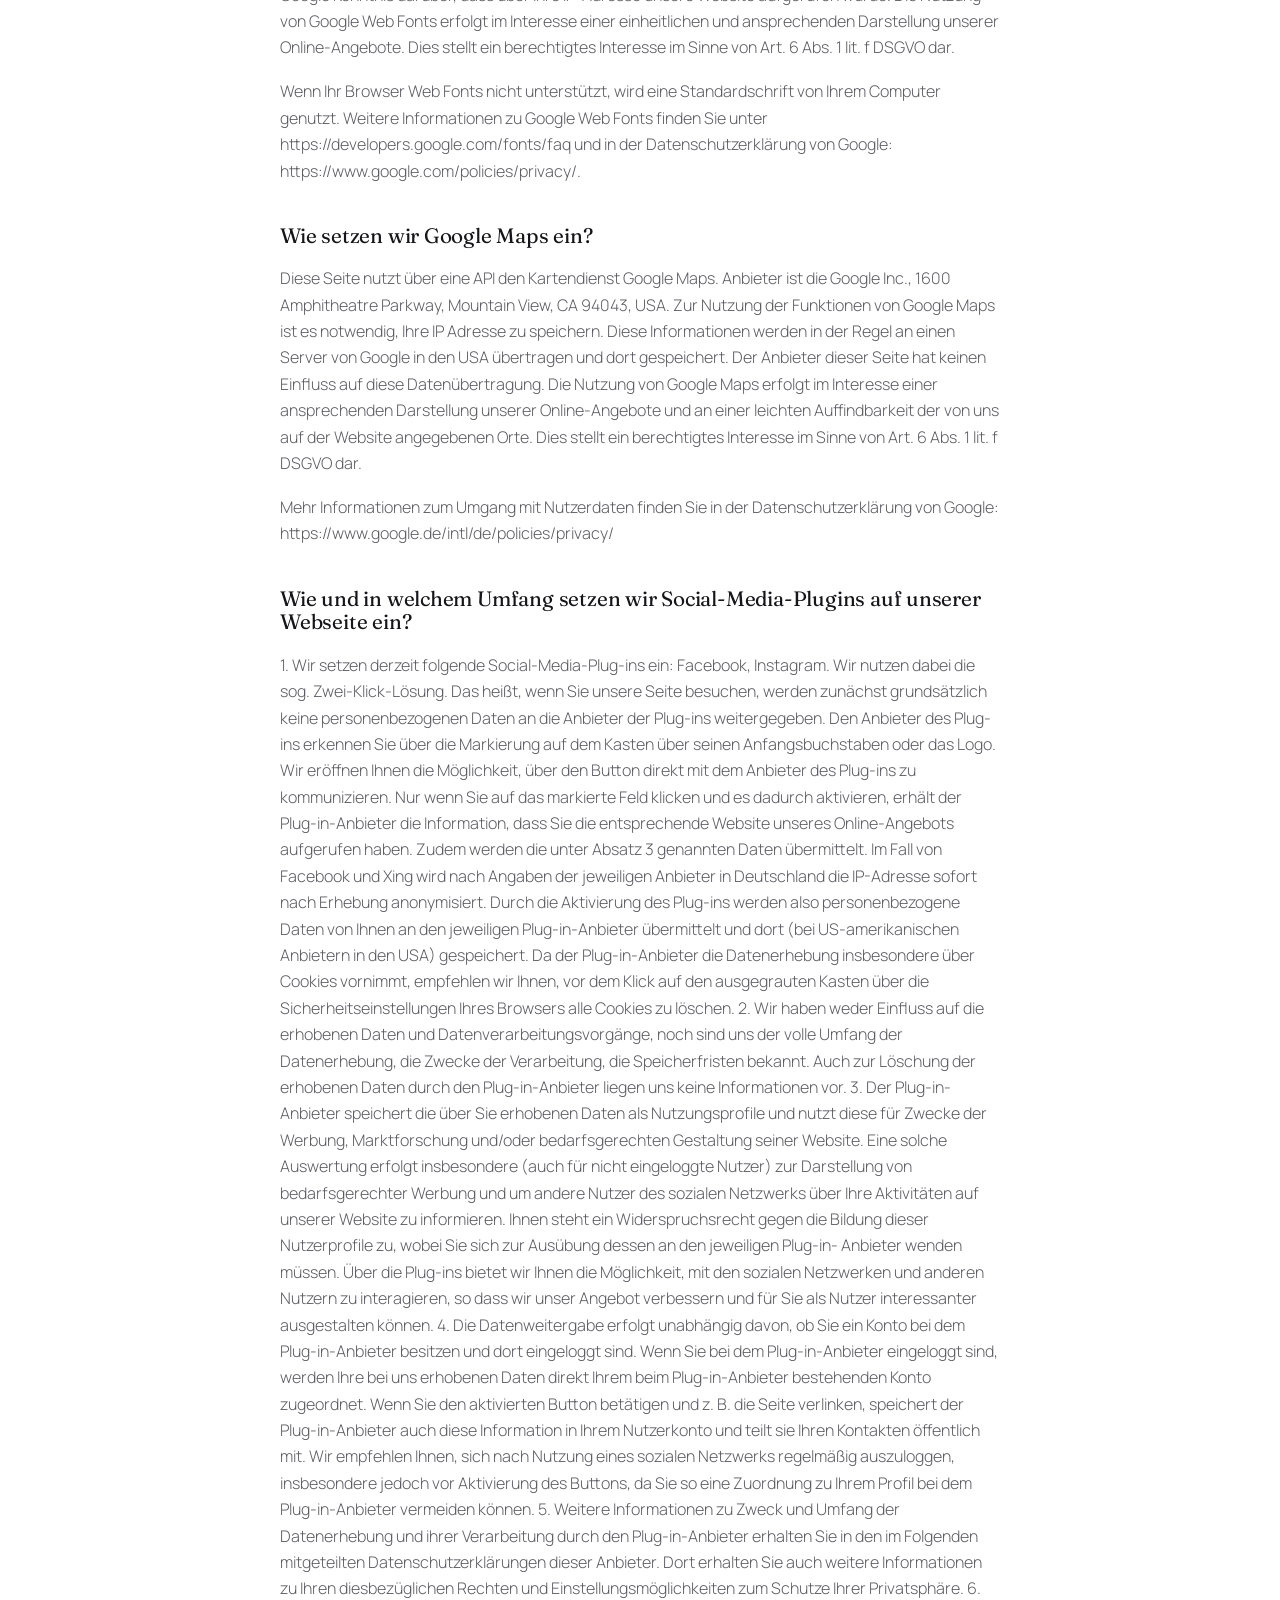
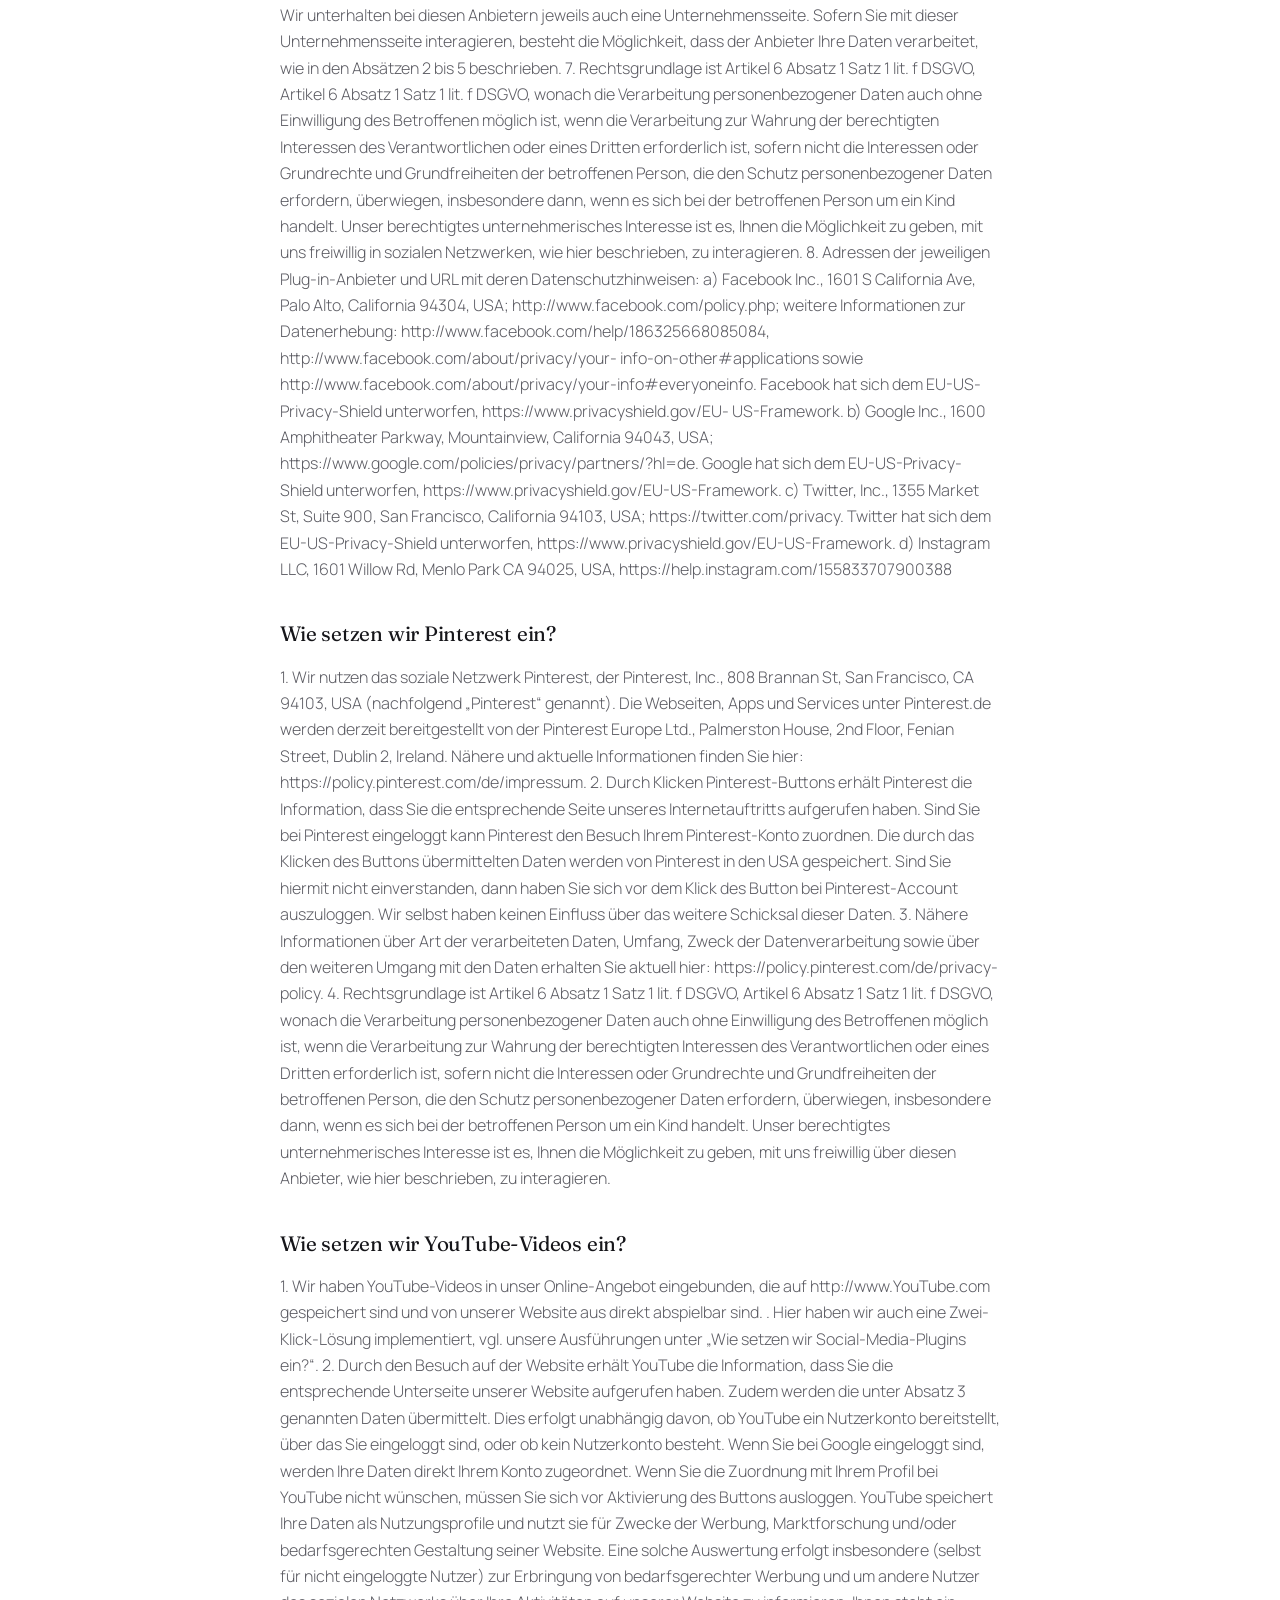
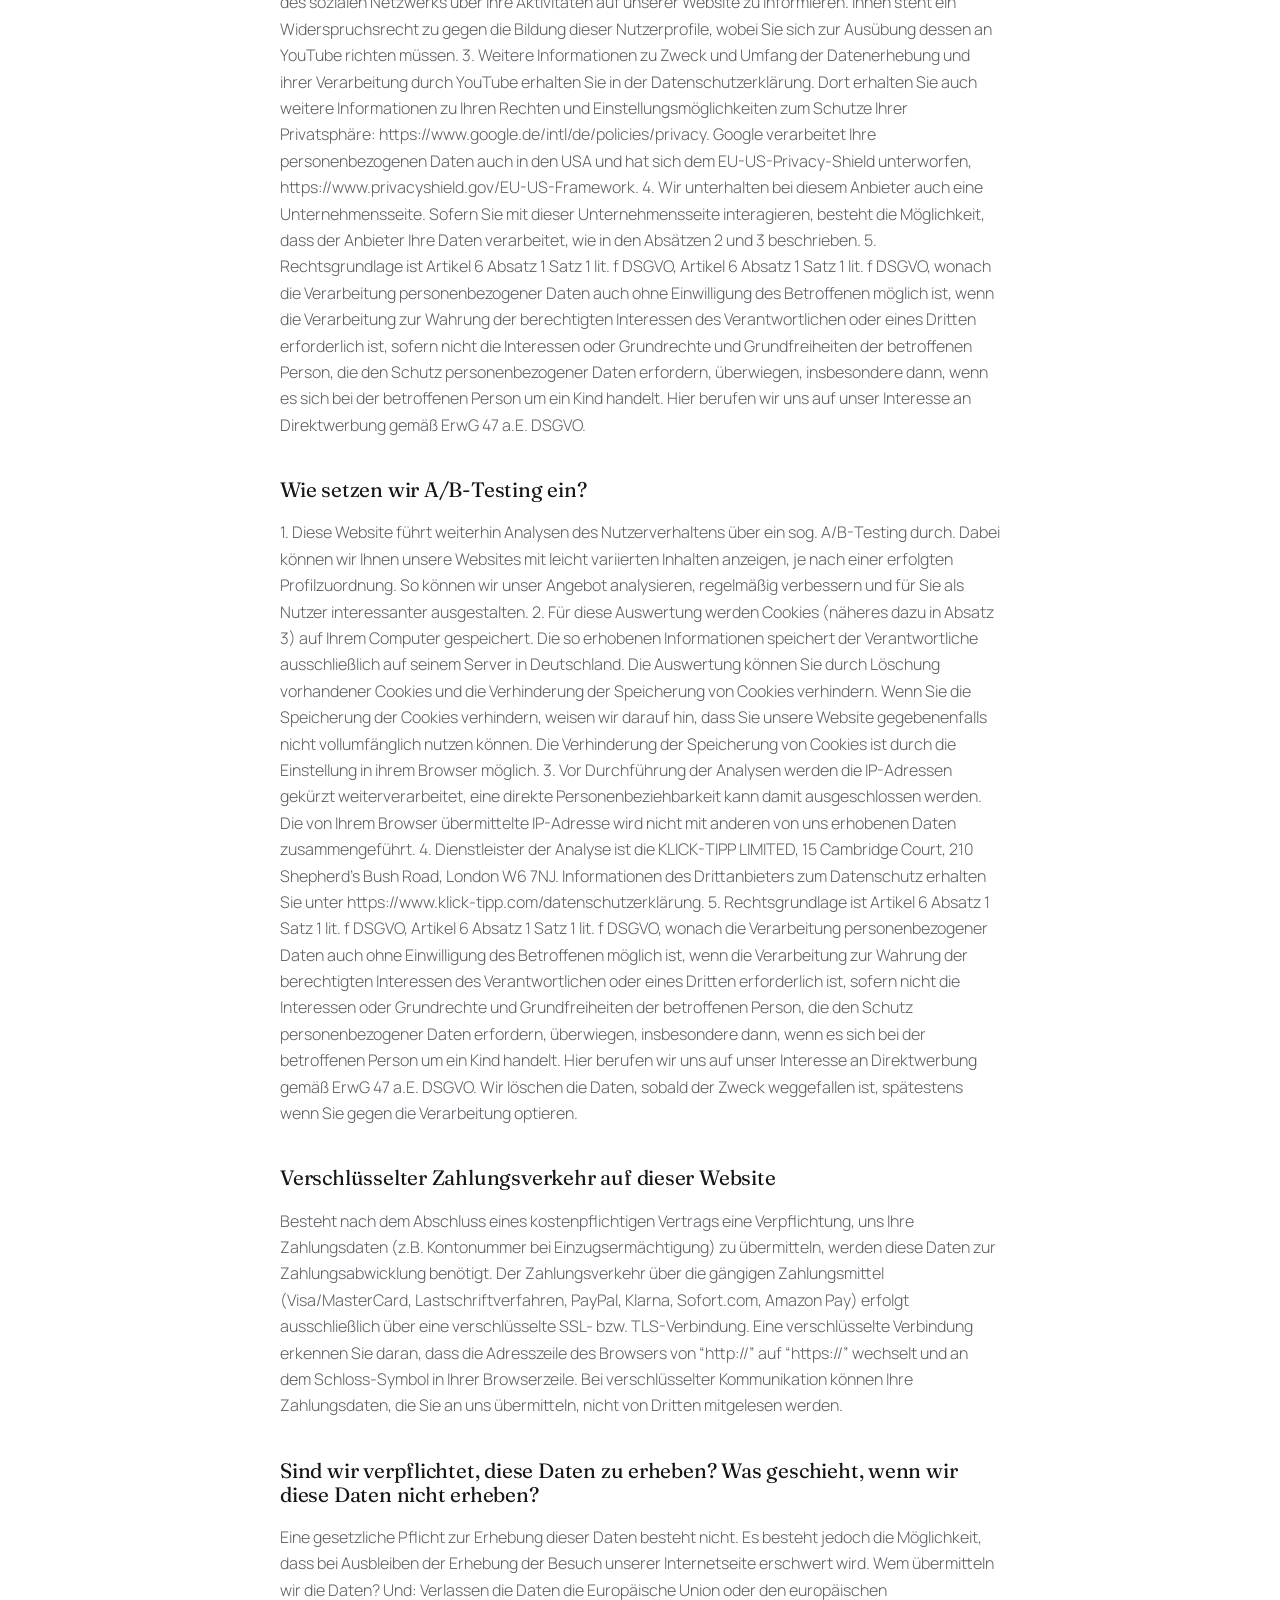
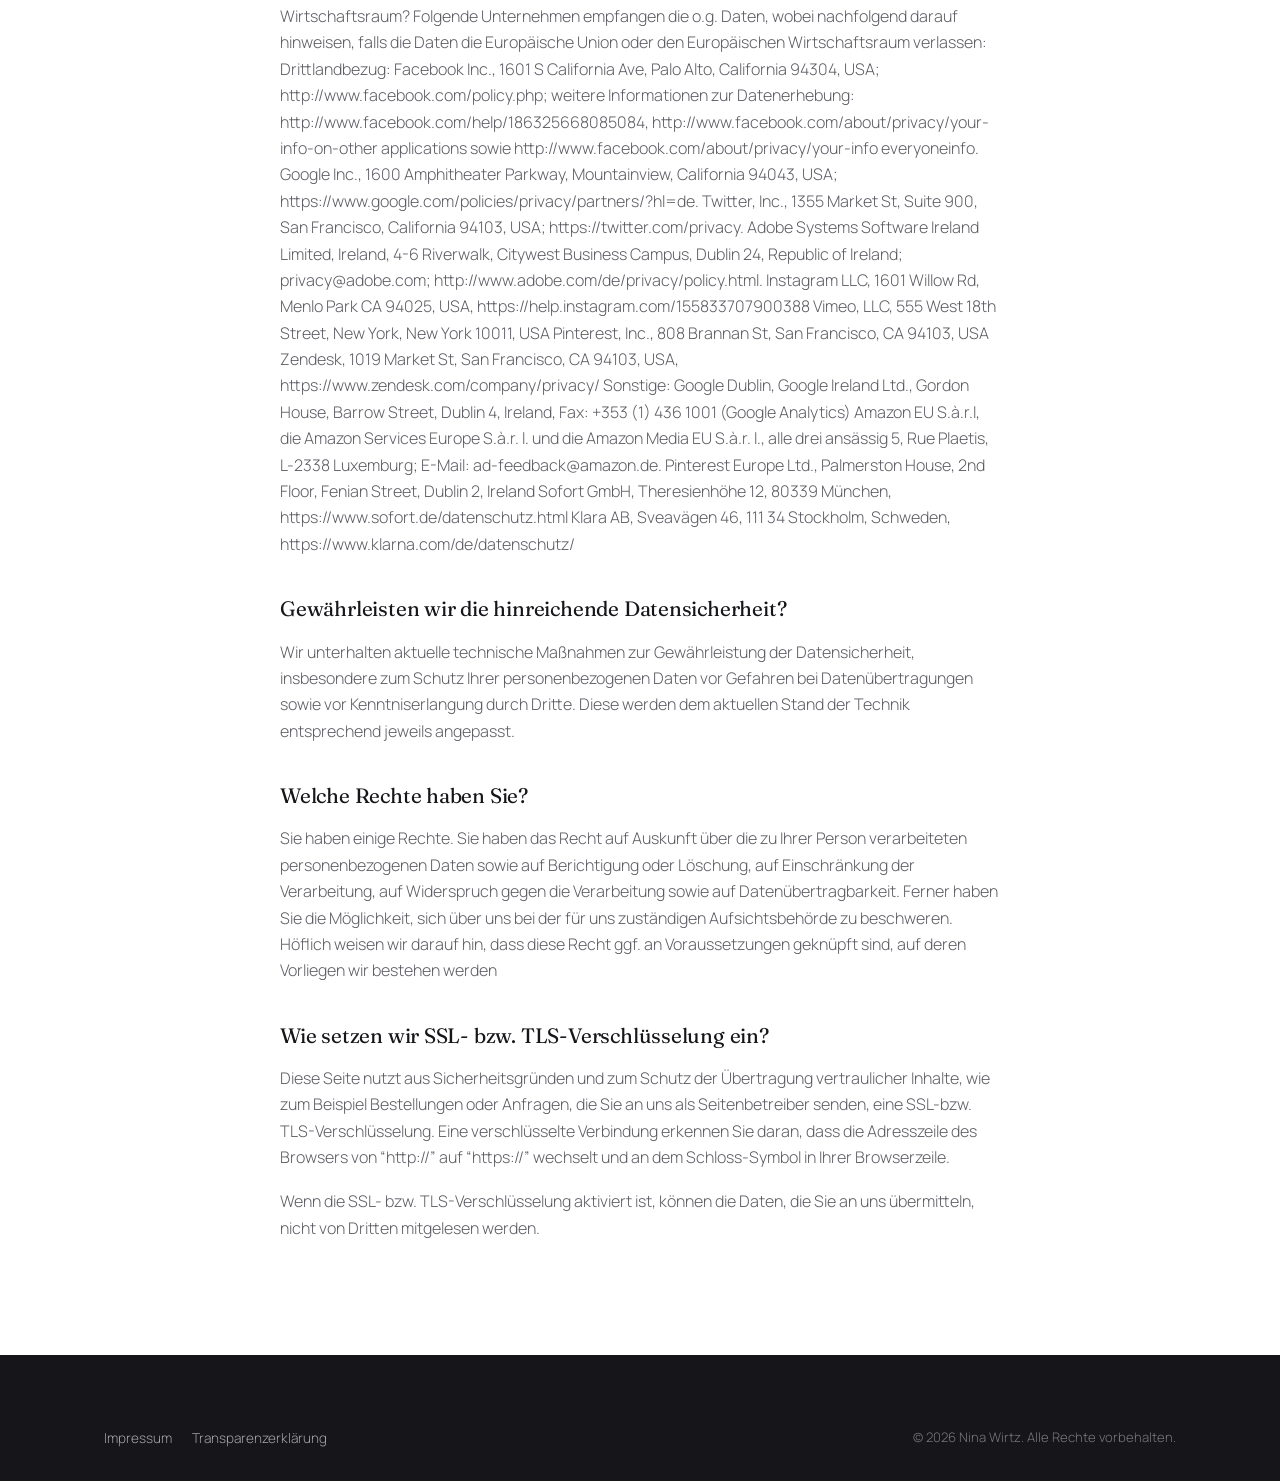
<file: datenschutz.html>
<!doctype html>
<html lang="de">
<head>
<meta charset="UTF-8">
<meta name="viewport" content="width=device-width, initial-scale=1" />
<title>Datenschutz | Nina Wirtz</title>
<link rel="icon" href="assets/img/favicon-32.png" sizes="32x32" type="image/png">
<link rel="apple-touch-icon" href="assets/img/favicon-180.png">
<meta name="robots" content="noindex" />
<link rel="canonical" href="https://nina-wirtz.de/datenschutz.html" />
<link rel="preconnect" href="https://fonts.googleapis.com">
<link rel="preconnect" href="https://fonts.gstatic.com" crossorigin>
<link href="https://fonts.googleapis.com/css2?family=Fraunces:opsz,wght@9..144,300;9..144,400;9..144,500&family=Manrope:wght@300;400;500;600;700&display=swap" rel="stylesheet">
<link rel="stylesheet" href="assets/css/style-v2.css?v=6">
</head>
<body>

<header class="site-header">
  <div class="wrap header-inner">
    <a href="index.html" class="logo"><img src="assets/img/logo.png" alt="Nina Wirtz" width="130" height="44"></a>
    <nav class="primary-nav" id="primary-nav">
      <a href="index.html">Zur Startseite</a>
    </nav>
  </div>
</header>

<main class="wrap legal">
  <h1>Datenschutz</h1>
<h2>Vorwort</h2>
<p>Jeder soll die Möglichkeit haben, seine gewünschten Leistungen und Informationen im Internet leicht und einfach zu erreichen. Dabei ist es uns ein besonderes Anliegen Sie direkt zu informieren und Ihnen unsere Angebote und Leistungen einfach und klar zugänglich zu machen.</p>
<p>Als Endverbraucher und Unternehmer haben Sie das unveräußerliche Recht, dass mit Ihren Daten rechtskonform und darüber hinaus sorgsam umgegangen wird. Diese Rechte und Pflichten werden gemeinhin auf das Wort Datenschutz reduziert. Dieser Begriff greift jedoch zu kurz. Denn hierbei geht es um den Schutz von Menschen. Daher gibt es ein Bedürfnis nach Informationen und Aufklärung über Ihre Daten und wie wir damit umgehen.</p>
<p>Im Folgenden möchten wir Sie über die Vorkehrungen informieren, die wir zum Schutz Ihrer an uns übermittelten Daten getroffen haben. Außerdem möchten wir Sie darüber informieren, welche Daten wir erheben, wie wir diese Daten speichern und wie wir sie verarbeiten.</p>
<p>Hinweis: Alle Angebote von Nina Wirtz richten sich an Endverbraucher und Unternehmer.</p>
<h2>Wer sind wir?</h2>
<p>Nina Wirtz<br>Starnbergerwiese 16<br>82319 Starnberg<br>E-Mail: nina@nina-wirtz.de<br>Telefon:</p>
<h2>Wer ist bei uns für den Datenschutz verantwortlich?</h2>
<p>Bei uns ist jeder für das Thema Datenschutz verantwortlich.</p>
<h2>Was geschieht bei der rein informatorischen Nutzung der Internetseite?</h2>
<p>Wenn Sie unsere Internetseite rein informatorisch nutzen, also wenn Sie sich als Nutzer weder registrieren noch anderweitig Informationen übermitteln, erheben wir folgende Daten von Ihnen: IP-Adresse, Datum und Uhrzeit der Anfrage, Zeitzonendifferenz zur Greenwich Mean Time (GMT), Inhalt der Anforderung (konkrete Seite), Zugriffsstatus/HTTP-Statuscode, jeweils übertragene Datenmenge, Website, von der die Anforderung kommt, Browser, Betriebssystem und dessen Oberfläche, Sprache und Version der Browsersoftware. Wir erhalten diese Daten über Cookies und direkt von Ihrem Browser. Zweck dieser Verarbeitung ist die Bereitstellung unserer Internetseite sowie die statistische Auswertung. Rechtsgrundlage hierfür ist Artikel 6 Absatz 1 Satz 1 lit. f DSGVO, wonach die Verarbeitung personenbezogener Daten auch ohne Einwilligung des Betroffenen möglich ist, wenn die Verarbeitung zur Wahrung der berechtigten Interessen des Verantwortlichen oder eines Dritten erforderlich ist, sofern nicht die Interessen oder Grundrechte und Grundfreiheiten der betroffenen Person, die den Schutz personenbezogener Daten erfordern, überwiegen, insbesondere dann, wenn es sich bei der betroffenen Person um ein Kind handelt. Die vorgenannten Zwecke sind in unserem Interesse. Soweit wir Cookies einsetzen, verweisen wir auf unsere Ausführungen unter „Wie und in welchem Umfang setzen wir Cookies auf unserer Webseite ein?“.</p>
<h2>Hinweis zur verantwortlichen Stelle</h2>
<p>Die verantwortliche Stelle für die Datenverarbeitung auf dieser Website ist:</p>
<p>Nina Wirtz<br>Starnbergerwiese 16<br>82319 Starnberg</p>
<p>Verantwortliche Stelle ist die natürliche oder juristische Person, die allein oder gemeinsam mit anderen über die Zwecke und Mittel der Verarbeitung von personenbezogenen Daten (z.B. Namen, E-Mail-Adressen o. Ä.) entscheidet.</p>
<h2>Informatorische Nutzung unserer Internetseite</h2>
<p><strong>Datenkategorien</strong><br>Im Rahmen der informatorischen Nutzung unserer Internetseite verarbeiten wir die folgenden Daten: IP-Adresse, Datum und Uhrzeit der Anfrage, Zeitzonendifferenz zur Greenwich Mean Time (GMT), Inhalt der Anforderung (konkrete Seite), Zugriffsstatus/HTTP-Statuscode, jeweils übertragene Datenmenge, Website, von der die Anforderung kommt, Browser, Betriebssystem und dessen Oberfläche, Sprache und Version der Browsersoftware. Sofern Sie über einen Link zu uns kommen, den Sie von einem unserer Empfehlungsgeber aus unserem Partnerprogramm (Affiliate) erhalten haben verarbeiten wir die Affiliate-ID (Cookie).</p>
<p><strong>Quellen</strong><br>Diese Daten erhalten wir direkt von Ihrem Browser und ggf. über Cookies.</p>
<p><strong>Zwecke</strong><br>Die Erhebung dieser Daten ermöglicht den Besuch unserer Internetseite und ggf. die Erfüllung unserer Verpflichtungen im Partnerprogramm sowie die werbliche Ansprache.<br><strong>Speicherungsdauer</strong><br>Wir löschen die Daten, sobald sie nicht mehr für den Besuch unserer Seite erforderlich sind oder bis Sie deren Löschung verlangen, je nachdem was früher geschieht.<br><strong>Rechtsgrundlage</strong><br>Artikel 6 Absatz 1 lit. f DSGVO</p>
<h2>Registrierung zur Nutzung des internen Bereichs</h2>
<p>Im Rahmen der der Registrierung zum und der Nutzung des internen Bereichs unserer Internetseite werden folgende Daten für Ihren Vertragspartner Digistore24 GmbH und/oder [KUNDENNAME] verarbeitet: Pflichtfelder ➔ Vorname, Nachname, E-Mail, Straße, Hausnummer, PLZ, Stadt, Land, Telefonnummer, Zahlungsdaten Freiwillige Felder ➔Telefonnummer, Gutscheincode Nach Registrierung werden ihre kompletten Handlungen im internen Bereich als Weisungen dokumentiert.</p>
<p><strong>Quellen</strong><br>Ihre Eingaben im Registrierungsbereich</p>
<p><strong>Zwecke</strong><br>Anbahnung und Durchführung des Vertragsverhältnisses</p>
<p><strong>Speicherungsdauer</strong><br>Die Daten werden gelöscht, sobald Digistore24 und/oder Begin.with.k dies anordnet.</p>
<p><strong>Rechtsgrundlage</strong><br>Artikel 6 Absatz 1 lit. b DSGVO<br><strong>Anmerkung:</strong><br>Auftragsverarbeitung mit DigiStore gem. Artikel 28 DSGVO</p>
<h2>Abschluß eines Informationsvertrages</h2>
<p><strong>Datenkategorien</strong><br>Sofern Sie mit uns einen Informationsvertrag schließen, nach dem wir verpflichtet sind, Ihnen regelmäßig Schulungsinhalte und vergleichbare Informationen zukommen zu lassen verarbeiten wir die folgenden Daten: E-Mail-Adresse, IP-Adresse bei der Eintragung, Datum und Uhrzeit der Eintragung, IP-Adresse bei der Bestätigung, Datum und Uhrzeit der Bestätigung, Bounce-Status, Referrer (URL der Eintragung), IP-Adresse bei der Abmeldung, Datum und Uhrzeit der Abmeldung, Vor- und Nachname, SMS: Handynummer, Eintragungsdatum und -uhrzeit, Austragungsdatum und -uhrzeit, SMS-Status, Bitte lesen Sie auch ergänzend unsere Ausführungen unter „Wie und in welchem Umfang nutzen wir Ihre Daten bei der Erfüllung des Informationsvertrages?“</p>
<p><strong>Quellen</strong><br>Ihre Angaben im Rahmen des Zustandekommens des Informationsvertrages<br><strong>Zwecke</strong><br>Die Erfüllung des Informationsvertrages</p>
<p><strong>Speicherungsdauer</strong><br>Nach Ablauf der gesetzlichen Aufbewahrungspflichten<br><strong>Rechtsgrundlage</strong><br>Artikel 6 Absatz 1 lit. b DSGVO</p>
<h2>Google Analytics</h2>
<p><strong>Datenkategorien</strong><br>Google Analytics, vgl. unsere Ausführungen unter „Wie setzen wir Google Analytics ein?“ (auch mit Blick auf Quellen, Zwecke, Speicherungsdauer)</p>
<p><strong>Quellen</strong><br>Ihr Besucherverhalten auf unserer Internetseite, Cookies</p>
<p><strong>Zwecke</strong><br>Werbung, der Marktforschung oder zur bedarfsgerechten Gestaltung unserer Internetseite.<br><strong>Speicherungsdauer</strong><br>Wir löschen die Daten, sobald sie nicht mehr für den links genannten Zweck erforderlich sind oder bis Sie deren Löschung verlangen, je nachdem was früher geschieht.</p>
<h2>Instagram</h2>
<p>Wir setzen auf unserer Website das Social Media Plug-In „Instagram“ im Rahmen der Elementor Premium Add-Ons ein.</p>
<p><strong>Quellen</strong><br>Ihr Besucherverhalten auf unserer Internetseite, Cookies</p>
<p><strong>Zwecke</strong><br>Werbung, der Marktforschung oder zur bedarfsgerechten Gestaltung unserer Internetseite.<br><strong>Speicherungsdauer</strong><br>Wir löschen die Daten, sobald sie nicht mehr für den links genannten Zweck erforderlich sind oder bis Sie deren Löschung verlangen, je nachdem was früher geschieht.</p>
<h2>YouTube</h2>
<p><strong>Datenkategorien</strong><br>YouTube, vgl. unsere Ausführungen unter: „Wie setzen wir YouTube ein?“ (auch mit Blick auf Quellen, Zwecke, Speicherungsdauer)</p>
<p><strong>Quellen</strong><br>Ihr Besucherverhalten auf unserer Internetseite, Cookies</p>
<p><strong>Zwecke</strong><br>Werbung, der Marktforschung oder zur bedarfsgerechten Gestaltung unserer Internetseite.<br><strong>Speicherungsdauer</strong><br>Wir löschen die Daten, sobald sie nicht mehr für den links genannten Zweck erforderlich sind oder bis Sie deren Löschung verlangen, je nachdem was früher geschieht.</p>
<h2>A/B-Testing</h2>
<p><strong>Datenkategorien</strong><br>A/B-Testing, vgl. unsere Ausführungen unter „Wie setzen wir A/B-Testing ein?“ (auch mit Blick auf Quellen, Zwecke, Speicherungsdauer)</p>
<p><strong>Quellen</strong><br>Ihr Besucherverhalten auf unserer Internetseite, Cookies</p>
<p><strong>Zwecke</strong><br>Werbung, der Marktforschung oder zur bedarfsgerechten Gestaltung unserer Internetseite.</p>
<p><strong>Speicherungsdauer</strong><br>Wir löschen die Daten, sobald sie nicht mehr für den links genannten Zweck erforderlich sind oder bis Sie deren Löschung verlangen, je nachdem was früher geschieht.</p>
<h2>Was geschieht bei der rein informatativen Nutzung der Internetseite?</h2>
<p>Wenn Sie unsere Internetseite rein informatorisch nutzen, also wenn Sie sich als Nutzer weder registrieren noch anderweitig Informationen übermitteln, erheben wir folgende Daten von Ihnen IP-Adresse, Datum und Uhrzeit der Anfrage, Zeitzonendifferenz zur Greenwich Mean Time (GMT), Inhalt der Anforderung (konkrete Seite), Zugriffsstatus/HTTP-Statuscode, jeweils übertragene Datenmenge, Website, von der die Anforderung kommt, Browser, Betriebssystem und dessen Oberfläche, Sprache und Version der Browsersoftware. Sofern Sie über einen Link zu uns kommen, den Sie von einem unserer Empfehlungsgeber aus unserem Partnerprogramm (Affiliate) erhalten haben verarbeiten wir die Affiliate-ID (Cookie). Wir erhalten diese Daten über Cookies und direkt von Ihrem Browser. Zweck dieser Verarbeitung ist die Bereitstellung unserer Internetseite sowie die statistische Auswertung. Rechtsgrundlage hierfür ist Artikel 6 Absatz 1 Satz 1 lit. f DSGVO, wonach die Verarbeitung personenbezogener Daten auch ohne Einwilligung des Betroffenen möglich ist, wenn die Verarbeitung zur Wahrung der berechtigten Interessen des Verantwortlichen oder eines Dritten erforderlich ist, sofern nicht die Interessen oder Grundrechte und Grundfreiheiten der betroffenen Person, die den Schutz personenbezogener Daten erfordern, überwiegen, insbesondere dann, wenn es sich bei der betroffenen Person um ein Kind handelt. Die vorgenannten Zwecke sind in unserem Interesse. Soweit wir Cookies einsetzen, verweisen wir auf unsere Ausführungen unter „Wie und in welchem Umfang setzen wir Cookies auf unserer Webseite ein?“.</p>
<h2>Wie setzen wir Cookies auf dieser Internetseite ein?</h2>
<p>Die Internetseiten verwenden teilweise so genannte Cookies. Die meisten der von uns verwendeten Cookies sind so genannte “Session-Cookies”. Sie werden nach Ende Ihres Besuchs automatisch gelöscht. Andere Cookies bleiben auf Ihrem Endgerät gespeichert bis Sie diese löschen. Diese Cookies ermöglichen es uns, Ihren Browser beim nächsten Besuch wiederzuerkennen. Weiterhin werden bei Nutzung der Website Cookies auf Ihrem Rechner gespeichert. Bei Cookies handelt es sich um kleine Textdateien, die auf Ihrer Festplatte dem von Ihnen verwendeten Browser zugeordnet gespeichert werden und durch welche der Stelle, die den Cookie setzt (in diesem Fall also uns), bestimmte Informationen zufließen. Cookies können keine Programme ausführen oder Viren auf Ihren Computer übertragen. Sie dienen dazu, das Internetangebot insgesamt nutzerfreundlicher und effektiver zu machen. Die Cookies werden spätestens bei Ablauf der nachgenannten Frist gelöscht: 365 Tage.</p>
<h2>Was geschieht bei Nutzung unseres Kontaktfeldes?</h2>
<p>Wenn Sie über unser Kontaktfeld mit uns kommunizieren, erheben wir dabei die folgenden Daten: Vorname, Nachname, E-Mail-Adresse, Betreff, Nachricht. Die Gründe der Kontaktaufnahme kennen nur Sie; die Reaktion hierauf beschreibt sogleich den Zweck der Verarbeitung. Soweit es um ein konkretes Schuldverhältnis, sei es im Zusammenhang mit der Anbahnung, Durchführung oder Beendigung, geht, ist die Rechtsgrundlage für die Verarbeitung Artikel 6 Absatz 1 lit. b DSGVO. In diesem Fall speichern wir die Daten bis zum Ende der gesetzlichen Aufbewahrungsfrist. In allen anderen Fällen ist die Rechtsgrundlage Artikel 6 Absatz 1 Satz 1 lit. f DSGVO, wonach die Verarbeitung personenbezogener Daten auch ohne Einwilligung des Betroffenen möglich ist, wenn die Verarbeitung zur Wahrung der berechtigten Interessen des Verantwortlichen oder eines Dritten erforderlich ist, sofern nicht die Interessen oder Grundrechte und Grundfreiheiten der betroffenen Person, die den Schutz personenbezogener Daten erfordern, überwiegen, insbesondere dann, wenn es sich bei der betroffenen Person um ein Kind handelt. Die Kommunikation außerhalb eines Schuldverhältnisses ist in unserem beiderseitigen Interesse. Wir speichern Ihre Daten, bis der aus dem berechtigten Interesse herrührende Zweck erfüllt ist.</p>
<h2>Was geschieht bei Registrierung zum und Nutzung des internen Bereichs?</h2>
<p>Im Rahmen der Registrierung zum und der Nutzung des internen Bereichs unserer Internetseite werden folgende Daten für Ihren Vertragspartner Digistore24 GmbH verarbeitet: Pflichtfelder: Vorname, Nachname, E-Mail, Straße, Hausnummer, PLZ, Stadt, Land, Telefonnummer, Zahlungsdaten, freiwillige Felder: Telefonnummer, Gutscheincode, Nach Registrierung werden ihre kompletten Handlungen im internen Bereich als Weisungen dokumentiert. Innerhalb des internen Bereichs registrieren wir Ihre Handlungen, soweit dies erforderlich zur Bereitstellung des hiermit verfolgten Schuldverhältnisses erforderlich ist. Rechtsgrundlage ist Artikel 6 Absatz 1 lit. b DSGVO. Wir speichern die Daten bis zum Ende der gesetzlichen Aufbewahrungsfrist.</p>
<h2>Was geschieht bei der Verarbeitung von Kunden- und Vertragsdaten?</h2>
<p>Wir erheben, verarbeiten und nutzen personenbezogene Daten nur, soweit sie für die Begründung, inhaltliche Ausgestaltung oder Änderung des Rechtsverhältnisses erforderlich sind (Bestandsdaten). Dies erfolgt auf Grundlage von Art. 6 Abs. 1 lit. b DSGVO, der die Verarbeitung von Daten zur Erfüllung eines Vertrags oder vorvertraglicher Maßnahmen gestattet. Personenbezogene Daten über die Inanspruchnahme unserer Internetseiten (Nutzungsdaten) erheben, verarbeiten und nutzen wir nur, soweit dies erforderlich ist, um dem Nutzer die Inanspruchnahme des Dienstes zu ermöglichen oder abzurechnen. Die erhobenen Kundendaten werden nach Abschluss des Auftrags oder Beendigung der Geschäftsbeziehung gelöscht. Gesetzliche Aufbewahrungsfristen bleiben unberührt. Grundlage für die Datenverarbeitung ist Art. 6 Abs. 1 lit. b DSGVO, der die Verarbeitung von Daten zur Erfüllung eines Vertrags oder vorvertraglicher Maßnahmen gestattet.</p>
<h2>Was geschieht bei Datenübermittlung durch Vertragsschluss für Dienstleistungen und digitale Inhalte?</h2>
<p>Wir übermitteln personenbezogene Daten an Dritte nur dann, wenn dies im Rahmen der Vertragsabwicklung notwendig ist, etwa an das mit der Zahlungsabwicklung beauftragte Kreditinstitut und/oder den Dienstleister der mit der Auslieferung von Daten aus der Vertragsabwicklung beauftragt wird. Eine weitergehende Übermittlung der Daten erfolgt nicht bzw. nur dann, wenn Sie der Übermittlung ausdrücklich zugestimmt haben. Eine Weitergabe Ihrer Daten an Dritte ohne ausdrückliche Einwilligung, etwa zu Zwecken der Werbung, erfolgt nicht. Grundlage für die Datenverarbeitung ist Art. 6 Abs. 1 lit. b DSGVO, der die Verarbeitung von Daten zur Erfüllung eines Vertrags oder vorvertraglicher Maßnahmen gestattet.</p>
<h2>Wie setzen wir Google Analytics ein?</h2>
<p>1. Diese Website benutzt Google Analytics, einen Webanalysedienst der Google Inc. („Google“). Google Analytics verwendet sog. „Cookies“, Textdateien, die auf Ihrem Computer gespeichert werden und die eine Analyse der Benutzung der Website durch Sie ermöglichen. Die durch den Cookie erzeugten Informationen über Ihre Benutzung dieser Website werden in der Regel an einen Server von Google in den USA übertragen und dort gespeichert. Im Falle der Aktivierung der IP-Anonymisierung auf dieser Website, wird Ihre IP-Adresse von Google jedoch innerhalb von Mitgliedstaaten der Europäischen Union oder in anderen Vertragsstaaten des Abkommens über den Europäischen Wirtschaftsraum zuvor gekürzt. Nur in Ausnahmefällen wird die volle IP- Adresse an einen Server von Google in den USA übertragen und dort gekürzt. Im Auftrag des Betreibers dieser Website wird Google diese Informationen benutzen, um Ihre Nutzung der Website auszuwerten, um Reports über die Website-Aktivitäten zusammenzustellen und um weitere mit der Website-Nutzung und der Internetnutzung verbundene Dienstleistungen gegenüber dem Website-Betreiber zu erbringen. Rechtsgrundlage ist Artikel 6 Absatz 1 Satz 1 lit. f DSGVO, Artikel 6 Absatz 1 Satz 1 lit. f DSGVO, wonach die Verarbeitung personenbezogener Daten auch ohne Einwilligung des Betroffenen möglich ist, wenn die Verarbeitung zur Wahrung der berechtigten Interessen des Verantwortlichen oder eines Dritten erforderlich ist, sofern nicht die Interessen oder Grundrechte und Grundfreiheiten der betroffenen Person, die den Schutz personenbezogener Daten erfordern, überwiegen, insbesondere dann, wenn es sich bei der betroffenen Person um ein Kind handelt. Unser berechtigtes unternehmerisches Interesse ist es, das Nutzerverhalten auf dieser Website auszuwerten. Ihre Interessen werden durch Ihre Vermeidungsmöglichkeiten, die wir später beschreiben und die Anonymisierung, gewahrt. Wir haben mit dem Anbieter ferner eine Auftragsverarbeitung geschlossen und so unser Weisungsrecht gegenüber dem Anbieter sichergestellt. Wir löschen die Daten spätestens nach 14 Monaten. 2. Die im Rahmen von Google Analytics von Ihrem Browser übermittelte IP-Adresse wird nicht mit anderen Daten von Google zusammengeführt. 3. Sie können die Speicherung der Cookies durch eine entsprechende Einstellung Ihrer Browser-Software verhindern; wir weisen Sie jedoch darauf hin, dass Sie in diesem Fall gegebenenfalls nicht sämtliche Funktionen dieser Website vollumfänglich werden nutzen können. Sie können darüber hinaus die Erfassung der durch das Cookie erzeugten und auf Ihre Nutzung der Website bezogenen Daten (inkl. Ihrer IP-Adresse) an Google sowie die Verarbeitung dieser Daten durch Google verhindern, indem sie das unter dem folgenden Link verfügbare Browser-Plug-in herunterladen und installieren: http://tools.google.com/dlpage/gaoptout?hl=de. 4. Diese Website verwendet Google Analytics mit der Erweiterung „_anonymizeIp()“. Dadurch werden IP-Adressen gekürzt weiterverarbeitet, eine Personenbeziehbarkeit kann damit ausgeschlossen werden. Soweit den über Sie erhobenen Daten ein Personenbezug zukommt, wird dieser also sofort ausgeschlossen und die personenbezogenen Daten damit umgehend gelöscht. 5. Diese Website nutzt die Funktion “demografische Merkmale” von Google Analytics. Dadurch können Berichte erstellt werden, die Aussagen zu Alter, Geschlecht und Interessen der Seitenbesucher enthalten. Diese Daten stammen aus interessenbezogener Werbung von Google sowie aus Besucherdaten von Drittanbietern. Diese Daten können keiner bestimmten Person zugeordnet werden. Sie können diese Funktion jederzeit über die Anzeigeneinstellungen in Ihrem Google-Konto deaktivieren oder die Erfassung Ihrer Daten durch Google Analytics wie im Punkt “Widerspruch gegen Datenerfassung durch Google” dargestellt generell untersagen. 6. Wir nutzen Google Analytics, um die Nutzung unserer Website analysieren und regelmäßig verbessern zu können. Über die gewonnenen Statistiken können wir unser Angebot verbessern und für Sie als Nutzer interessanter ausgestalten. Für die Ausnahmefälle, in denen personenbezogene Daten in die USA übertragen werden, hat sich Google dem EU-US Privacy Shield unterworfen, https://www.privacyshield.gov/EU-US-Framework. 7. Informationen des Drittanbieters: Google Dublin, Google Ireland Ltd., Gordon House, Barrow Street, Dublin 4, Ireland, Fax: +353 (1) 436 1001. Nutzerbedingungen: http://www.google.com/analytics/terms/de.html, Übersicht zum Datenschutz: http://www.google.com/intl/de/analytics/learn/privacy.html, sowie die Datenschutzerklärung: http://www.google.de/intl/de/policies/privacy. Widerspruch gegen Datenerfassung durch Google Analytics Sie können die Erfassung Ihrer Daten durch Google Analytics verhindern, indem Sie auf folgenden Link klicken. Es wird ein Opt-Out-Cookie gesetzt, der die Erfassung Ihrer Daten bei zukünftigen Besuchen dieser Website verhindert:</p>
<p>Klicken Sie auf den unteren Button, um das Tracking von Google Analytics abzustellen.</p>
<p>Opt-out</p>
<p>Mehr Informationen zum Umgang mit Nutzerdaten bei Google Analytics finden Sie in der Datenschutzerklärung von Google: https://support.google.com/analytics/answer/6004245?hl=de. Wie setzen wir Google reCAPTCHA ein?</p>
<p>Wir nutzen “Google reCAPTCHA” (im Folgenden “reCAPTCHA”) auf unseren Websites. Anbieter ist die Google Inc., 1600 Amphitheatre Parkway, Mountain View, CA 94043, USA (“Google”). Mit reCAPTCHA soll überprüft werden, ob die Dateneingabe auf unseren Websites (z.B. in einem Kontaktformular) durch einen Menschen oder durch ein automatisiertes Programm erfolgt. Hierzu analysiert reCAPTCHA das Verhalten des Websitebesuchers anhand verschiedener Merkmale. Diese Analyse beginnt automatisch, sobald der Websitebesucher die Website betritt. Zur Analyse wertet reCAPTCHA verschiedene Informationen aus (z.B. IP-Adresse, Verweildauer des Websitebesuchers auf der Website oder vom Nutzer getätigte Mausbewegungen). Die bei der Analyse erfassten Daten werden an Google weitergeleitet.</p>
<p>Die reCAPTCHA-Analysen laufen vollständig im Hintergrund. Websitebesucher werden nicht darauf hingewiesen, dass eine Analyse stattfindet. Die Datenverarbeitung erfolgt auf Grundlage von Art. 6 Abs. 1 lit. f DSGVO. Der Websitebetreiber hat ein berechtigtes Interesse daran, seine Webangebote vor missbräuchlicher automatisierter Ausspähung und vor SPAM zu schützen.</p>
<p>Weitere Informationen zu Google reCAPTCHA sowie die Datenschutzerklärung von Google entnehmen Sie folgenden Links: https://www.google.com/intl/de/policies/privacy/ und https://www.google.com/recaptcha/intro/android.html.</p>
<h2>Wie setzen wir Google Web Fonts ein?</h2>
<p>Diese Seite nutzt zur einheitlichen Darstellung von Schriftarten so genannte Web Fonts, die von Google bereitgestellt werden. Beim Aufruf einer Seite lädt Ihr Browser die benötigten Web Fonts in ihren Browsercache, um Texte und Schriftarten korrekt anzuzeigen. Zu diesem Zweck muss der von Ihnen verwendete Browser Verbindung zu den Servern von Google aufnehmen. Hierdurch erlangt Google Kenntnis darüber, dass über Ihre IP-Adresse unsere Website aufgerufen wurde. Die Nutzung von Google Web Fonts erfolgt im Interesse einer einheitlichen und ansprechenden Darstellung unserer Online-Angebote. Dies stellt ein berechtigtes Interesse im Sinne von Art. 6 Abs. 1 lit. f DSGVO dar.</p>
<p>Wenn Ihr Browser Web Fonts nicht unterstützt, wird eine Standardschrift von Ihrem Computer genutzt. Weitere Informationen zu Google Web Fonts finden Sie unter https://developers.google.com/fonts/faq und in der Datenschutzerklärung von Google: https://www.google.com/policies/privacy/.</p>
<h2>Wie setzen wir Google Maps ein?</h2>
<p>Diese Seite nutzt über eine API den Kartendienst Google Maps. Anbieter ist die Google Inc., 1600 Amphitheatre Parkway, Mountain View, CA 94043, USA. Zur Nutzung der Funktionen von Google Maps ist es notwendig, Ihre IP Adresse zu speichern. Diese Informationen werden in der Regel an einen Server von Google in den USA übertragen und dort gespeichert. Der Anbieter dieser Seite hat keinen Einfluss auf diese Datenübertragung. Die Nutzung von Google Maps erfolgt im Interesse einer ansprechenden Darstellung unserer Online-Angebote und an einer leichten Auffindbarkeit der von uns auf der Website angegebenen Orte. Dies stellt ein berechtigtes Interesse im Sinne von Art. 6 Abs. 1 lit. f DSGVO dar.</p>
<p>Mehr Informationen zum Umgang mit Nutzerdaten finden Sie in der Datenschutzerklärung von Google: https://www.google.de/intl/de/policies/privacy/</p>
<h2>Wie und in welchem Umfang setzen wir Social-Media-Plugins auf unserer Webseite ein?</h2>
<p>1. Wir setzen derzeit folgende Social-Media-Plug-ins ein: Facebook, Instagram. Wir nutzen dabei die sog. Zwei-Klick-Lösung. Das heißt, wenn Sie unsere Seite besuchen, werden zunächst grundsätzlich keine personenbezogenen Daten an die Anbieter der Plug-ins weitergegeben. Den Anbieter des Plug-ins erkennen Sie über die Markierung auf dem Kasten über seinen Anfangsbuchstaben oder das Logo. Wir eröffnen Ihnen die Möglichkeit, über den Button direkt mit dem Anbieter des Plug-ins zu kommunizieren. Nur wenn Sie auf das markierte Feld klicken und es dadurch aktivieren, erhält der Plug-in-Anbieter die Information, dass Sie die entsprechende Website unseres Online-Angebots aufgerufen haben. Zudem werden die unter Absatz 3 genannten Daten übermittelt. Im Fall von Facebook und Xing wird nach Angaben der jeweiligen Anbieter in Deutschland die IP-Adresse sofort nach Erhebung anonymisiert. Durch die Aktivierung des Plug-ins werden also personenbezogene Daten von Ihnen an den jeweiligen Plug-in-Anbieter übermittelt und dort (bei US-amerikanischen Anbietern in den USA) gespeichert. Da der Plug-in-Anbieter die Datenerhebung insbesondere über Cookies vornimmt, empfehlen wir Ihnen, vor dem Klick auf den ausgegrauten Kasten über die Sicherheitseinstellungen Ihres Browsers alle Cookies zu löschen. 2. Wir haben weder Einfluss auf die erhobenen Daten und Datenverarbeitungsvorgänge, noch sind uns der volle Umfang der Datenerhebung, die Zwecke der Verarbeitung, die Speicherfristen bekannt. Auch zur Löschung der erhobenen Daten durch den Plug-in-Anbieter liegen uns keine Informationen vor. 3. Der Plug-in-Anbieter speichert die über Sie erhobenen Daten als Nutzungsprofile und nutzt diese für Zwecke der Werbung, Marktforschung und/oder bedarfsgerechten Gestaltung seiner Website. Eine solche Auswertung erfolgt insbesondere (auch für nicht eingeloggte Nutzer) zur Darstellung von bedarfsgerechter Werbung und um andere Nutzer des sozialen Netzwerks über Ihre Aktivitäten auf unserer Website zu informieren. Ihnen steht ein Widerspruchsrecht gegen die Bildung dieser Nutzerprofile zu, wobei Sie sich zur Ausübung dessen an den jeweiligen Plug-in- Anbieter wenden müssen. Über die Plug-ins bietet wir Ihnen die Möglichkeit, mit den sozialen Netzwerken und anderen Nutzern zu interagieren, so dass wir unser Angebot verbessern und für Sie als Nutzer interessanter ausgestalten können. 4. Die Datenweitergabe erfolgt unabhängig davon, ob Sie ein Konto bei dem Plug-in-Anbieter besitzen und dort eingeloggt sind. Wenn Sie bei dem Plug-in-Anbieter eingeloggt sind, werden Ihre bei uns erhobenen Daten direkt Ihrem beim Plug-in-Anbieter bestehenden Konto zugeordnet. Wenn Sie den aktivierten Button betätigen und z. B. die Seite verlinken, speichert der Plug-in-Anbieter auch diese Information in Ihrem Nutzerkonto und teilt sie Ihren Kontakten öffentlich mit. Wir empfehlen Ihnen, sich nach Nutzung eines sozialen Netzwerks regelmäßig auszuloggen, insbesondere jedoch vor Aktivierung des Buttons, da Sie so eine Zuordnung zu Ihrem Profil bei dem Plug-in-Anbieter vermeiden können. 5. Weitere Informationen zu Zweck und Umfang der Datenerhebung und ihrer Verarbeitung durch den Plug-in-Anbieter erhalten Sie in den im Folgenden mitgeteilten Datenschutzerklärungen dieser Anbieter. Dort erhalten Sie auch weitere Informationen zu Ihren diesbezüglichen Rechten und Einstellungsmöglichkeiten zum Schutze Ihrer Privatsphäre. 6. Wir unterhalten bei diesen Anbietern jeweils auch eine Unternehmensseite. Sofern Sie mit dieser Unternehmensseite interagieren, besteht die Möglichkeit, dass der Anbieter Ihre Daten verarbeitet, wie in den Absätzen 2 bis 5 beschrieben. 7. Rechtsgrundlage ist Artikel 6 Absatz 1 Satz 1 lit. f DSGVO, Artikel 6 Absatz 1 Satz 1 lit. f DSGVO, wonach die Verarbeitung personenbezogener Daten auch ohne Einwilligung des Betroffenen möglich ist, wenn die Verarbeitung zur Wahrung der berechtigten Interessen des Verantwortlichen oder eines Dritten erforderlich ist, sofern nicht die Interessen oder Grundrechte und Grundfreiheiten der betroffenen Person, die den Schutz personenbezogener Daten erfordern, überwiegen, insbesondere dann, wenn es sich bei der betroffenen Person um ein Kind handelt. Unser berechtigtes unternehmerisches Interesse ist es, Ihnen die Möglichkeit zu geben, mit uns freiwillig in sozialen Netzwerken, wie hier beschrieben, zu interagieren. 8. Adressen der jeweiligen Plug-in-Anbieter und URL mit deren Datenschutzhinweisen: a) Facebook Inc., 1601 S California Ave, Palo Alto, California 94304, USA; http://www.facebook.com/policy.php; weitere Informationen zur Datenerhebung: http://www.facebook.com/help/186325668085084, http://www.facebook.com/about/privacy/your- info-on-other#applications sowie http://www.facebook.com/about/privacy/your-info#everyoneinfo. Facebook hat sich dem EU-US-Privacy-Shield unterworfen, https://www.privacyshield.gov/EU- US-Framework. b) Google Inc., 1600 Amphitheater Parkway, Mountainview, California 94043, USA; https://www.google.com/policies/privacy/partners/?hl=de. Google hat sich dem EU-US-Privacy- Shield unterworfen, https://www.privacyshield.gov/EU-US-Framework. c) Twitter, Inc., 1355 Market St, Suite 900, San Francisco, California 94103, USA; https://twitter.com/privacy. Twitter hat sich dem EU-US-Privacy-Shield unterworfen, https://www.privacyshield.gov/EU-US-Framework. d) Instagram LLC, 1601 Willow Rd, Menlo Park CA 94025, USA, https://help.instagram.com/155833707900388</p>
<h2>Wie setzen wir Pinterest ein?</h2>
<p>1. Wir nutzen das soziale Netzwerk Pinterest, der Pinterest, Inc., 808 Brannan St, San Francisco, CA 94103, USA (nachfolgend „Pinterest“ genannt). Die Webseiten, Apps und Services unter Pinterest.de werden derzeit bereitgestellt von der Pinterest Europe Ltd., Palmerston House, 2nd Floor, Fenian Street, Dublin 2, Ireland. Nähere und aktuelle Informationen finden Sie hier: https://policy.pinterest.com/de/impressum. 2. Durch Klicken Pinterest-Buttons erhält Pinterest die Information, dass Sie die entsprechende Seite unseres Internetauftritts aufgerufen haben. Sind Sie bei Pinterest eingeloggt kann Pinterest den Besuch Ihrem Pinterest-Konto zuordnen. Die durch das Klicken des Buttons übermittelten Daten werden von Pinterest in den USA gespeichert. Sind Sie hiermit nicht einverstanden, dann haben Sie sich vor dem Klick des Button bei Pinterest-Account auszuloggen. Wir selbst haben keinen Einfluss über das weitere Schicksal dieser Daten. 3. Nähere Informationen über Art der verarbeiteten Daten, Umfang, Zweck der Datenverarbeitung sowie über den weiteren Umgang mit den Daten erhalten Sie aktuell hier: https://policy.pinterest.com/de/privacy-policy. 4. Rechtsgrundlage ist Artikel 6 Absatz 1 Satz 1 lit. f DSGVO, Artikel 6 Absatz 1 Satz 1 lit. f DSGVO, wonach die Verarbeitung personenbezogener Daten auch ohne Einwilligung des Betroffenen möglich ist, wenn die Verarbeitung zur Wahrung der berechtigten Interessen des Verantwortlichen oder eines Dritten erforderlich ist, sofern nicht die Interessen oder Grundrechte und Grundfreiheiten der betroffenen Person, die den Schutz personenbezogener Daten erfordern, überwiegen, insbesondere dann, wenn es sich bei der betroffenen Person um ein Kind handelt. Unser berechtigtes unternehmerisches Interesse ist es, Ihnen die Möglichkeit zu geben, mit uns freiwillig über diesen Anbieter, wie hier beschrieben, zu interagieren.</p>
<h2>Wie setzen wir YouTube-Videos ein?</h2>
<p>1. Wir haben YouTube-Videos in unser Online-Angebot eingebunden, die auf http://www.YouTube.com gespeichert sind und von unserer Website aus direkt abspielbar sind. . Hier haben wir auch eine Zwei-Klick-Lösung implementiert, vgl. unsere Ausführungen unter „Wie setzen wir Social-Media-Plugins ein?“. 2. Durch den Besuch auf der Website erhält YouTube die Information, dass Sie die entsprechende Unterseite unserer Website aufgerufen haben. Zudem werden die unter Absatz 3 genannten Daten übermittelt. Dies erfolgt unabhängig davon, ob YouTube ein Nutzerkonto bereitstellt, über das Sie eingeloggt sind, oder ob kein Nutzerkonto besteht. Wenn Sie bei Google eingeloggt sind, werden Ihre Daten direkt Ihrem Konto zugeordnet. Wenn Sie die Zuordnung mit Ihrem Profil bei YouTube nicht wünschen, müssen Sie sich vor Aktivierung des Buttons ausloggen. YouTube speichert Ihre Daten als Nutzungsprofile und nutzt sie für Zwecke der Werbung, Marktforschung und/oder bedarfsgerechten Gestaltung seiner Website. Eine solche Auswertung erfolgt insbesondere (selbst für nicht eingeloggte Nutzer) zur Erbringung von bedarfsgerechter Werbung und um andere Nutzer des sozialen Netzwerks über Ihre Aktivitäten auf unserer Website zu informieren. Ihnen steht ein Widerspruchsrecht zu gegen die Bildung dieser Nutzerprofile, wobei Sie sich zur Ausübung dessen an YouTube richten müssen. 3. Weitere Informationen zu Zweck und Umfang der Datenerhebung und ihrer Verarbeitung durch YouTube erhalten Sie in der Datenschutzerklärung. Dort erhalten Sie auch weitere Informationen zu Ihren Rechten und Einstellungsmöglichkeiten zum Schutze Ihrer Privatsphäre: https://www.google.de/intl/de/policies/privacy. Google verarbeitet Ihre personenbezogenen Daten auch in den USA und hat sich dem EU-US-Privacy-Shield unterworfen, https://www.privacyshield.gov/EU-US-Framework. 4. Wir unterhalten bei diesem Anbieter auch eine Unternehmensseite. Sofern Sie mit dieser Unternehmensseite interagieren, besteht die Möglichkeit, dass der Anbieter Ihre Daten verarbeitet, wie in den Absätzen 2 und 3 beschrieben. 5. Rechtsgrundlage ist Artikel 6 Absatz 1 Satz 1 lit. f DSGVO, Artikel 6 Absatz 1 Satz 1 lit. f DSGVO, wonach die Verarbeitung personenbezogener Daten auch ohne Einwilligung des Betroffenen möglich ist, wenn die Verarbeitung zur Wahrung der berechtigten Interessen des Verantwortlichen oder eines Dritten erforderlich ist, sofern nicht die Interessen oder Grundrechte und Grundfreiheiten der betroffenen Person, die den Schutz personenbezogener Daten erfordern, überwiegen, insbesondere dann, wenn es sich bei der betroffenen Person um ein Kind handelt. Hier berufen wir uns auf unser Interesse an Direktwerbung gemäß ErwG 47 a.E. DSGVO.</p>
<h2>Wie setzen wir A/B-Testing ein?</h2>
<p>1. Diese Website führt weiterhin Analysen des Nutzerverhaltens über ein sog. A/B-Testing durch. Dabei können wir Ihnen unsere Websites mit leicht variierten Inhalten anzeigen, je nach einer erfolgten Profilzuordnung. So können wir unser Angebot analysieren, regelmäßig verbessern und für Sie als Nutzer interessanter ausgestalten. 2. Für diese Auswertung werden Cookies (näheres dazu in Absatz 3) auf Ihrem Computer gespeichert. Die so erhobenen Informationen speichert der Verantwortliche ausschließlich auf seinem Server in Deutschland. Die Auswertung können Sie durch Löschung vorhandener Cookies und die Verhinderung der Speicherung von Cookies verhindern. Wenn Sie die Speicherung der Cookies verhindern, weisen wir darauf hin, dass Sie unsere Website gegebenenfalls nicht vollumfänglich nutzen können. Die Verhinderung der Speicherung von Cookies ist durch die Einstellung in ihrem Browser möglich. 3. Vor Durchführung der Analysen werden die IP-Adressen gekürzt weiterverarbeitet, eine direkte Personenbeziehbarkeit kann damit ausgeschlossen werden. Die von Ihrem Browser übermittelte IP-Adresse wird nicht mit anderen von uns erhobenen Daten zusammengeführt. 4. Dienstleister der Analyse ist die KLICK-TIPP LIMITED, 15 Cambridge Court, 210 Shepherd’s Bush Road, London W6 7NJ. Informationen des Drittanbieters zum Datenschutz erhalten Sie unter https://www.klick-tipp.com/datenschutzerklärung. 5. Rechtsgrundlage ist Artikel 6 Absatz 1 Satz 1 lit. f DSGVO, Artikel 6 Absatz 1 Satz 1 lit. f DSGVO, wonach die Verarbeitung personenbezogener Daten auch ohne Einwilligung des Betroffenen möglich ist, wenn die Verarbeitung zur Wahrung der berechtigten Interessen des Verantwortlichen oder eines Dritten erforderlich ist, sofern nicht die Interessen oder Grundrechte und Grundfreiheiten der betroffenen Person, die den Schutz personenbezogener Daten erfordern, überwiegen, insbesondere dann, wenn es sich bei der betroffenen Person um ein Kind handelt. Hier berufen wir uns auf unser Interesse an Direktwerbung gemäß ErwG 47 a.E. DSGVO. Wir löschen die Daten, sobald der Zweck weggefallen ist, spätestens wenn Sie gegen die Verarbeitung optieren.</p>
<h2>Verschlüsselter Zahlungsverkehr auf dieser Website</h2>
<p>Besteht nach dem Abschluss eines kostenpflichtigen Vertrags eine Verpflichtung, uns Ihre Zahlungsdaten (z.B. Kontonummer bei Einzugsermächtigung) zu übermitteln, werden diese Daten zur Zahlungsabwicklung benötigt. Der Zahlungsverkehr über die gängigen Zahlungsmittel (Visa/MasterCard, Lastschriftverfahren, PayPal, Klarna, Sofort.com, Amazon Pay) erfolgt ausschließlich über eine verschlüsselte SSL- bzw. TLS-Verbindung. Eine verschlüsselte Verbindung erkennen Sie daran, dass die Adresszeile des Browsers von “http://” auf “https://” wechselt und an dem Schloss-Symbol in Ihrer Browserzeile. Bei verschlüsselter Kommunikation können Ihre Zahlungsdaten, die Sie an uns übermitteln, nicht von Dritten mitgelesen werden.</p>
<h2>Sind wir verpflichtet, diese Daten zu erheben? Was geschieht, wenn wir diese Daten nicht erheben?</h2>
<p>Eine gesetzliche Pflicht zur Erhebung dieser Daten besteht nicht. Es besteht jedoch die Möglichkeit, dass bei Ausbleiben der Erhebung der Besuch unserer Internetseite erschwert wird. Wem übermitteln wir die Daten? Und: Verlassen die Daten die Europäische Union oder den europäischen Wirtschaftsraum? Folgende Unternehmen empfangen die o.g. Daten, wobei nachfolgend darauf hinweisen, falls die Daten die Europäische Union oder den Europäischen Wirtschaftsraum verlassen: Drittlandbezug: Facebook Inc., 1601 S California Ave, Palo Alto, California 94304, USA; http://www.facebook.com/policy.php; weitere Informationen zur Datenerhebung: http://www.facebook.com/help/186325668085084, http://www.facebook.com/about/privacy/your- info-on-other applications sowie http://www.facebook.com/about/privacy/your-info everyoneinfo. Google Inc., 1600 Amphitheater Parkway, Mountainview, California 94043, USA; https://www.google.com/policies/privacy/partners/?hl=de. Twitter, Inc., 1355 Market St, Suite 900, San Francisco, California 94103, USA; https://twitter.com/privacy. Adobe Systems Software Ireland Limited, Ireland, 4-6 Riverwalk, Citywest Business Campus, Dublin 24, Republic of Ireland; privacy@adobe.com; http://www.adobe.com/de/privacy/policy.html. Instagram LLC, 1601 Willow Rd, Menlo Park CA 94025, USA, https://help.instagram.com/155833707900388 Vimeo, LLC, 555 West 18th Street, New York, New York 10011, USA Pinterest, Inc., 808 Brannan St, San Francisco, CA 94103, USA Zendesk, 1019 Market St, San Francisco, CA 94103, USA, https://www.zendesk.com/company/privacy/ Sonstige: Google Dublin, Google Ireland Ltd., Gordon House, Barrow Street, Dublin 4, Ireland, Fax: +353 (1) 436 1001 (Google Analytics) Amazon EU S.à.r.l, die Amazon Services Europe S.à.r. l. und die Amazon Media EU S.à.r. l., alle drei ansässig 5, Rue Plaetis, L-2338 Luxemburg; E-Mail: ad-feedback@amazon.de. Pinterest Europe Ltd., Palmerston House, 2nd Floor, Fenian Street, Dublin 2, Ireland Sofort GmbH, Theresienhöhe 12, 80339 München, https://www.sofort.de/datenschutz.html Klara AB, Sveavägen 46, 111 34 Stockholm, Schweden, https://www.klarna.com/de/datenschutz/</p>
<h2>Gewährleisten wir die hinreichende Datensicherheit?</h2>
<p>Wir unterhalten aktuelle technische Maßnahmen zur Gewährleistung der Datensicherheit, insbesondere zum Schutz Ihrer personenbezogenen Daten vor Gefahren bei Datenübertragungen sowie vor Kenntniserlangung durch Dritte. Diese werden dem aktuellen Stand der Technik entsprechend jeweils angepasst.</p>
<h2>Welche Rechte haben Sie?</h2>
<p>Sie haben einige Rechte. Sie haben das Recht auf Auskunft über die zu Ihrer Person verarbeiteten personenbezogenen Daten sowie auf Berichtigung oder Löschung, auf Einschränkung der Verarbeitung, auf Widerspruch gegen die Verarbeitung sowie auf Datenübertragbarkeit. Ferner haben Sie die Möglichkeit, sich über uns bei der für uns zuständigen Aufsichtsbehörde zu beschweren. Höflich weisen wir darauf hin, dass diese Recht ggf. an Voraussetzungen geknüpft sind, auf deren Vorliegen wir bestehen werden</p>
<h2>Wie setzen wir SSL- bzw. TLS-Verschlüsselung ein?</h2>
<p>Diese Seite nutzt aus Sicherheitsgründen und zum Schutz der Übertragung vertraulicher Inhalte, wie zum Beispiel Bestellungen oder Anfragen, die Sie an uns als Seitenbetreiber senden, eine SSL-bzw. TLS-Verschlüsselung. Eine verschlüsselte Verbindung erkennen Sie daran, dass die Adresszeile des Browsers von “http://” auf “https://” wechselt und an dem Schloss-Symbol in Ihrer Browserzeile.</p>
<p>Wenn die SSL- bzw. TLS-Verschlüsselung aktiviert ist, können die Daten, die Sie an uns übermitteln, nicht von Dritten mitgelesen werden.</p>
</main>

<footer class="site-footer">
  <div class="wrap footer-inner">
    <nav class="footer-social">
      <a href="impressum.html">Impressum</a>
      <a href="transparenzerklaerung.html">Transparenzerklärung</a>
    </nav>
    <p>© <span id="year"></span> Nina Wirtz. Alle Rechte vorbehalten.</p>
  </div>
</footer>

<script>document.getElementById('year').textContent = new Date().getFullYear();</script>
</body>
</html>
</file>
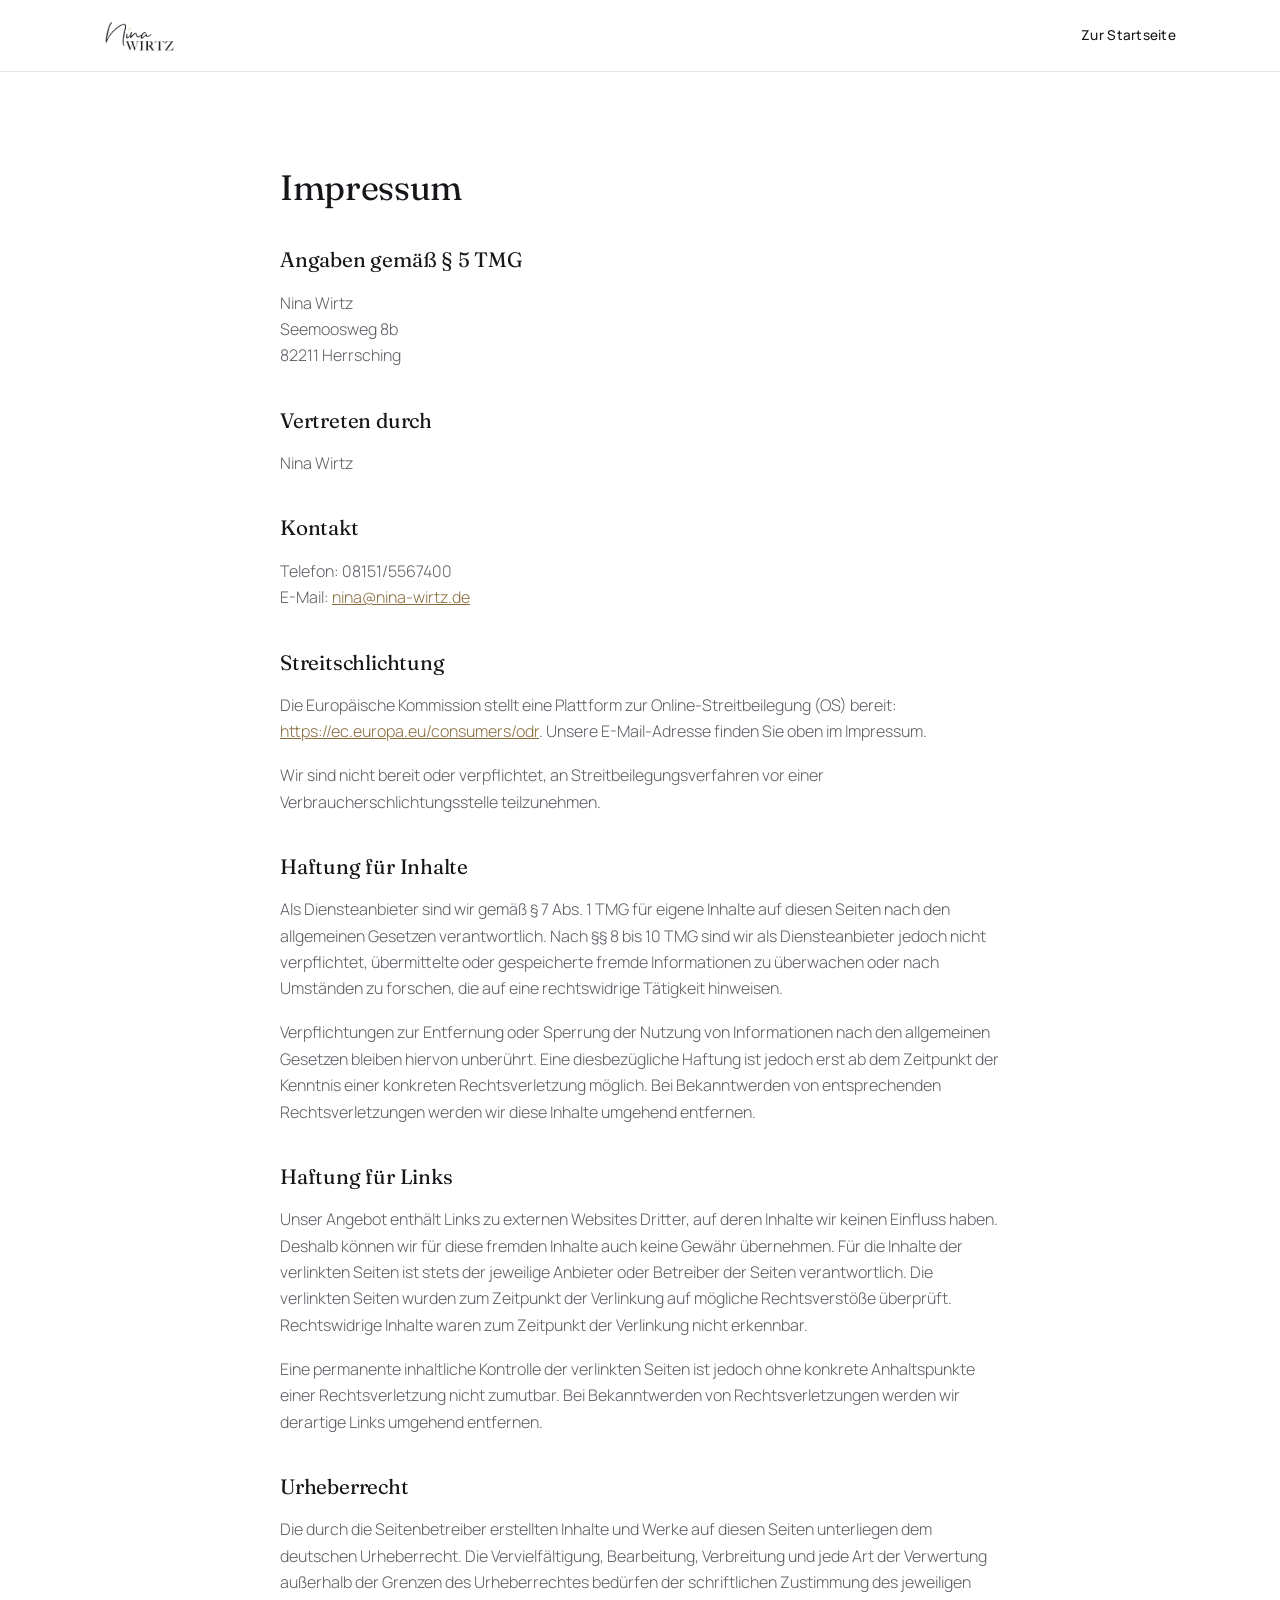
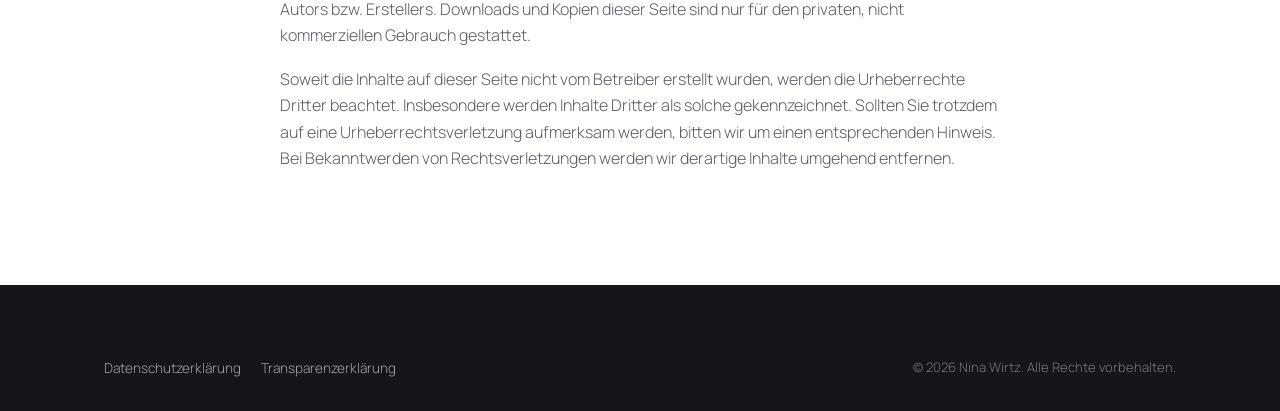
<file: impressum.html>
<!doctype html>
<html lang="de">
<head>
<meta charset="UTF-8">
<meta name="viewport" content="width=device-width, initial-scale=1" />
<title>Impressum | Nina Wirtz</title>
<link rel="icon" href="assets/img/favicon-32.png" sizes="32x32" type="image/png">
<link rel="apple-touch-icon" href="assets/img/favicon-180.png">
<link rel="canonical" href="https://nina-wirtz.de/impressum.html" />
<link rel="preconnect" href="https://fonts.googleapis.com">
<link rel="preconnect" href="https://fonts.gstatic.com" crossorigin>
<link href="https://fonts.googleapis.com/css2?family=Fraunces:opsz,wght@9..144,300;9..144,400;9..144,500&family=Manrope:wght@300;400;500;600;700&display=swap" rel="stylesheet">
<link rel="stylesheet" href="assets/css/style-v2.css?v=6">
</head>
<body>

<header class="site-header">
  <div class="wrap header-inner">
    <a href="index.html" class="logo"><img src="assets/img/logo.png" alt="Nina Wirtz" width="130" height="44"></a>
    <nav class="primary-nav" id="primary-nav">
      <a href="index.html">Zur Startseite</a>
    </nav>
  </div>
</header>

<main class="wrap legal">
  <h1>Impressum</h1>

  <h2>Angaben gemäß § 5 TMG</h2>
  <p>Nina Wirtz<br>Seemoosweg 8b<br>82211 Herrsching</p>

  <h2>Vertreten durch</h2>
  <p>Nina Wirtz</p>

  <h2>Kontakt</h2>
  <p>Telefon: 08151/5567400<br>E-Mail: <a href="mailto:nina@nina-wirtz.de">nina@nina-wirtz.de</a></p>

  <h2>Streitschlichtung</h2>
  <p>Die Europäische Kommission stellt eine Plattform zur Online-Streitbeilegung (OS) bereit:
    <a href="https://ec.europa.eu/consumers/odr" target="_blank" rel="noopener">https://ec.europa.eu/consumers/odr</a>.
    Unsere E-Mail-Adresse finden Sie oben im Impressum.</p>
  <p>Wir sind nicht bereit oder verpflichtet, an Streitbeilegungsverfahren vor einer
    Verbraucherschlichtungsstelle teilzunehmen.</p>

  <h2>Haftung für Inhalte</h2>
  <p>Als Diensteanbieter sind wir gemäß § 7 Abs. 1 TMG für eigene Inhalte auf diesen Seiten nach den
    allgemeinen Gesetzen verantwortlich. Nach §§ 8 bis 10 TMG sind wir als Diensteanbieter jedoch nicht
    verpflichtet, übermittelte oder gespeicherte fremde Informationen zu überwachen oder nach Umständen zu
    forschen, die auf eine rechtswidrige Tätigkeit hinweisen.</p>
  <p>Verpflichtungen zur Entfernung oder Sperrung der Nutzung von Informationen nach den allgemeinen
    Gesetzen bleiben hiervon unberührt. Eine diesbezügliche Haftung ist jedoch erst ab dem Zeitpunkt der
    Kenntnis einer konkreten Rechtsverletzung möglich. Bei Bekanntwerden von entsprechenden
    Rechtsverletzungen werden wir diese Inhalte umgehend entfernen.</p>

  <h2>Haftung für Links</h2>
  <p>Unser Angebot enthält Links zu externen Websites Dritter, auf deren Inhalte wir keinen Einfluss haben.
    Deshalb können wir für diese fremden Inhalte auch keine Gewähr übernehmen. Für die Inhalte der
    verlinkten Seiten ist stets der jeweilige Anbieter oder Betreiber der Seiten verantwortlich. Die
    verlinkten Seiten wurden zum Zeitpunkt der Verlinkung auf mögliche Rechtsverstöße überprüft.
    Rechtswidrige Inhalte waren zum Zeitpunkt der Verlinkung nicht erkennbar.</p>
  <p>Eine permanente inhaltliche Kontrolle der verlinkten Seiten ist jedoch ohne konkrete Anhaltspunkte
    einer Rechtsverletzung nicht zumutbar. Bei Bekanntwerden von Rechtsverletzungen werden wir derartige
    Links umgehend entfernen.</p>

  <h2>Urheberrecht</h2>
  <p>Die durch die Seitenbetreiber erstellten Inhalte und Werke auf diesen Seiten unterliegen dem
    deutschen Urheberrecht. Die Vervielfältigung, Bearbeitung, Verbreitung und jede Art der Verwertung
    außerhalb der Grenzen des Urheberrechtes bedürfen der schriftlichen Zustimmung des jeweiligen Autors
    bzw. Erstellers. Downloads und Kopien dieser Seite sind nur für den privaten, nicht kommerziellen
    Gebrauch gestattet.</p>
  <p>Soweit die Inhalte auf dieser Seite nicht vom Betreiber erstellt wurden, werden die Urheberrechte
    Dritter beachtet. Insbesondere werden Inhalte Dritter als solche gekennzeichnet. Sollten Sie trotzdem
    auf eine Urheberrechtsverletzung aufmerksam werden, bitten wir um einen entsprechenden Hinweis. Bei
    Bekanntwerden von Rechtsverletzungen werden wir derartige Inhalte umgehend entfernen.</p>
</main>

<footer class="site-footer">
  <div class="wrap footer-inner">
    <nav class="footer-social">
      <a href="datenschutz.html">Datenschutzerklärung</a>
      <a href="transparenzerklaerung.html">Transparenzerklärung</a>
    </nav>
    <p>© <span id="year"></span> Nina Wirtz. Alle Rechte vorbehalten.</p>
  </div>
</footer>

<script>document.getElementById('year').textContent = new Date().getFullYear();</script>
</body>
</html>
</file>
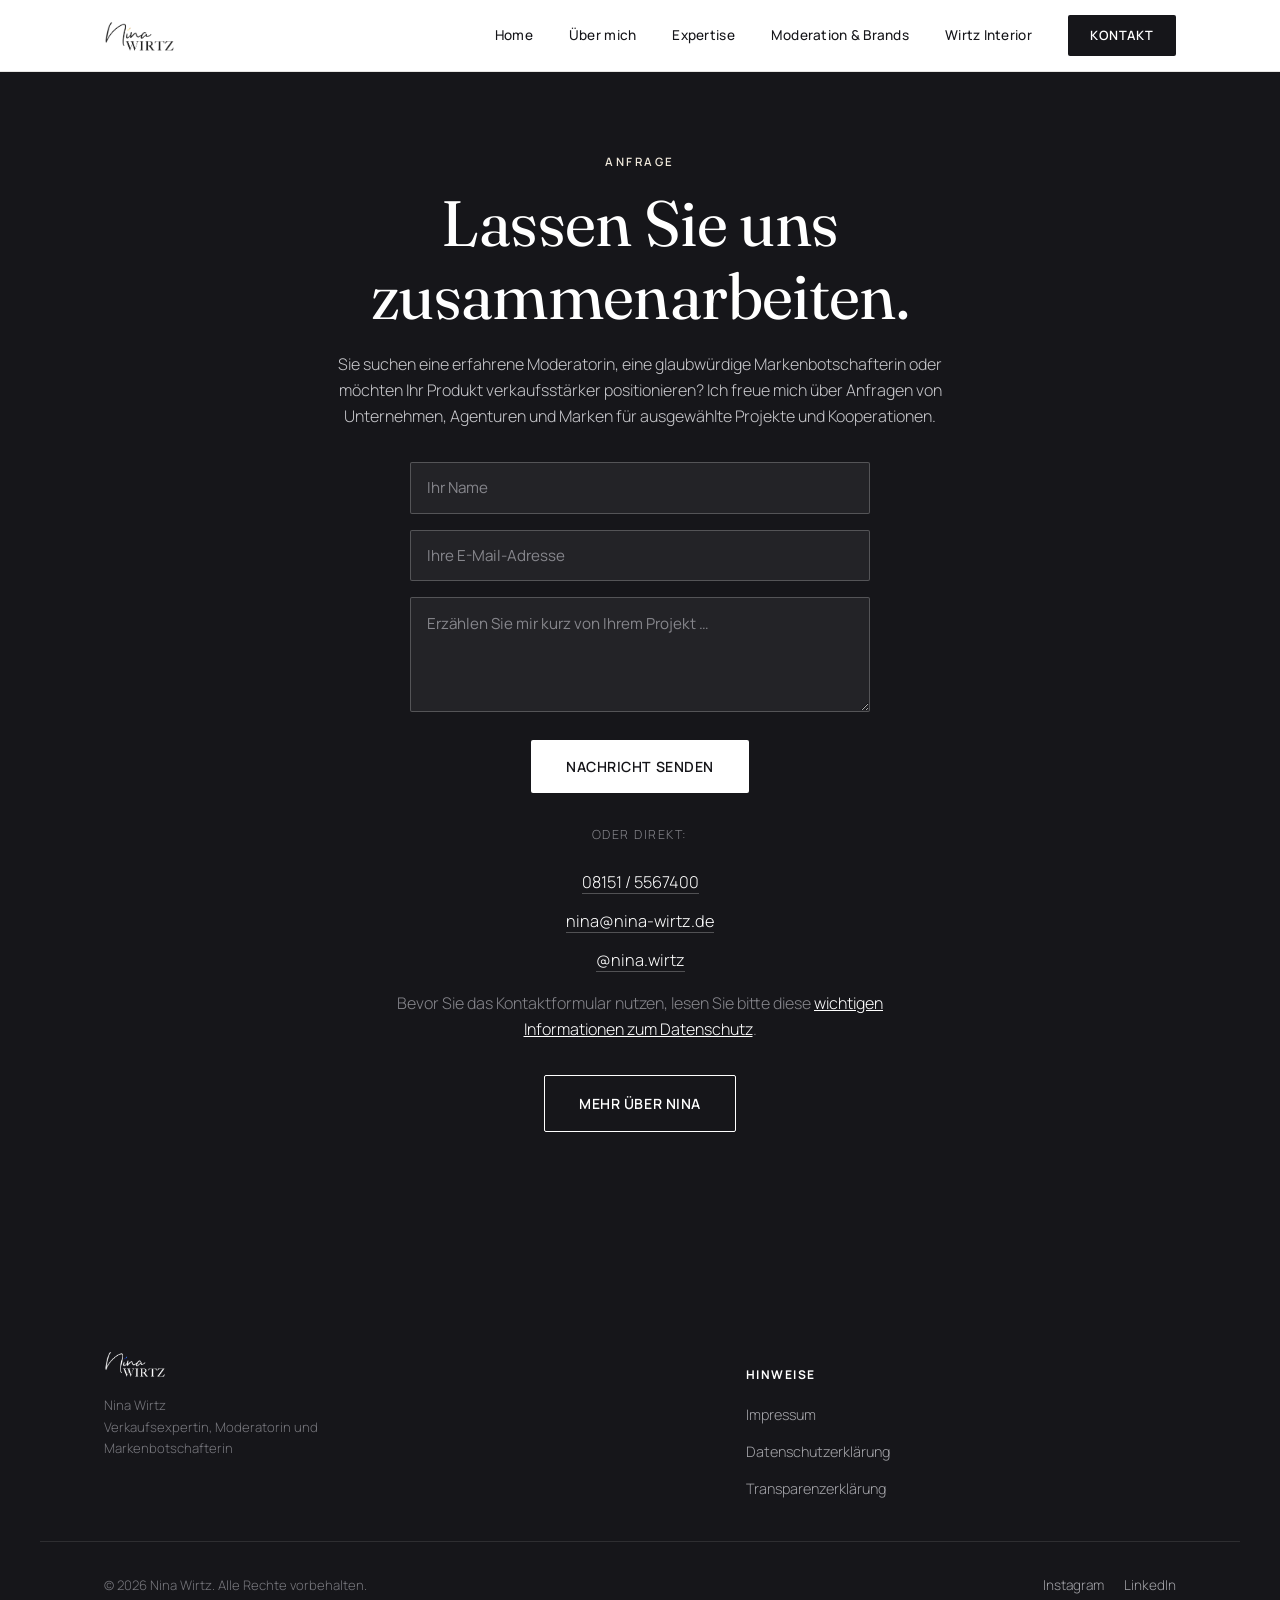
<file: kontakt.html>
<!doctype html>
<html lang="de">
<head>
<meta charset="UTF-8">
<meta name="viewport" content="width=device-width, initial-scale=1" />
<title>Kontakt | Nina Wirtz</title>
<link rel="icon" href="assets/img/favicon-32.png" sizes="32x32" type="image/png">
<link rel="apple-touch-icon" href="assets/img/favicon-180.png">
<meta name="description" content="Kontaktieren Sie Nina Wirtz für Moderation, Markenbotschaft oder Verkaufs- und Markenberatung. Telefon 08151/5567400." />
<link rel="canonical" href="https://nina-wirtz.de/kontakt.html" />
<link rel="preconnect" href="https://fonts.googleapis.com">
<link rel="preconnect" href="https://fonts.gstatic.com" crossorigin>
<link href="https://fonts.googleapis.com/css2?family=Fraunces:opsz,wght@9..144,300;9..144,400;9..144,500&family=Manrope:wght@300;400;500;600;700&display=swap" rel="stylesheet">
<link rel="stylesheet" href="assets/css/style-v2.css?v=6">
</head>
<body>

<a class="skip-link" href="#main">Zum Inhalt springen</a>

<header class="site-header">
  <div class="wrap header-inner">
    <a href="index.html" class="logo"><img src="assets/img/logo.png" alt="Nina Wirtz" width="130" height="44"></a>
    <button class="nav-toggle" aria-label="Menü öffnen" aria-expanded="false" aria-controls="primary-nav">
      <span></span><span></span><span></span>
    </button>
    <nav class="primary-nav" id="primary-nav">
      <a href="index.html">Home</a>
      <a href="index.html#ueber-mich">Über mich</a>
      <a href="index.html#expertise">Expertise</a>
      <a href="index.html#moderation">Moderation &amp; Brands</a>
      <a href="index.html#wirtz-interior">Wirtz Interior</a>
      <a href="kontakt.html" class="nav-cta">Kontakt</a>
    </nav>
  </div>
</header>

<main id="main">

  <section class="section kontakt" style="padding-top:clamp(3rem,7vw,5rem)">
    <div class="wrap center">
      <p class="kicker center">Anfrage</p>
      <h1 class="kontakt-title">Lassen Sie uns zusammenarbeiten.</h1>
      <p style="color:#c8c8cc; max-width:620px; margin:0 auto 2rem">Sie suchen eine erfahrene Moderatorin, eine
        glaubwürdige Markenbotschafterin oder möchten Ihr Produkt verkaufsstärker positionieren? Ich freue mich
        über Anfragen von Unternehmen, Agenturen und Marken für ausgewählte Projekte und Kooperationen.</p>

      <form name="kontakt" method="POST" data-netlify="true" netlify-honeypot="bot-field" enctype="application/x-www-form-urlencoded" action="/danke.html" class="kontakt-form">
        <input type="hidden" name="form-name" value="kontakt" />
        <p class="hp-field"><label>Bitte leer lassen: <input name="bot-field" /></label></p>
        <div class="form-row">
          <label class="sr-only" for="f-name">Name</label>
          <input class="form-input" id="f-name" name="name" type="text" placeholder="Ihr Name" required />
        </div>
        <div class="form-row">
          <label class="sr-only" for="f-email">E-Mail</label>
          <input class="form-input" id="f-email" name="email" type="email" placeholder="Ihre E-Mail-Adresse" required />
        </div>
        <div class="form-row">
          <label class="sr-only" for="f-message">Nachricht</label>
          <textarea class="form-input" id="f-message" name="message" rows="4" placeholder="Erzählen Sie mir kurz von Ihrem Projekt …" required></textarea>
        </div>
        <button type="submit" class="btn btn-light">Nachricht senden</button>
      </form>

      <p class="kontakt-or">oder direkt:</p>
      <ul class="contact-list" style="align-items:center">
        <li><a href="tel:+4981515567400">08151 / 5567400</a></li>
        <li><a href="mailto:nina@nina-wirtz.de">nina@nina-wirtz.de</a></li>
        <li><a href="https://www.instagram.com/nina.wirtz/" target="_blank" rel="noopener">@nina.wirtz</a></li>
      </ul>
      <p style="color:#86868c; max-width:520px; margin:0 auto">Bevor Sie das Kontaktformular nutzen, lesen Sie
        bitte diese <a href="transparenzerklaerung.html" style="color:#fff">wichtigen Informationen zum Datenschutz</a>.</p>
      <p class="center" style="margin-top:2rem"><a href="index.html#ueber-mich" class="btn btn-outline" style="border-color:#fff; color:#fff">Mehr über Nina</a></p>
    </div>
  </section>

</main>

<footer class="site-footer">
  <div class="wrap footer-top">
    <div class="footer-brand">
      <img src="assets/img/logo.png" alt="Nina Wirtz">
      <p>Nina Wirtz<br>Verkaufsexpertin, Moderatorin und Markenbotschafterin</p>
    </div>
    <div class="footer-col">
      <h4>Hinweise</h4>
      <ul>
        <li><a href="impressum.html">Impressum</a></li>
        <li><a href="datenschutz.html">Datenschutzerklärung</a></li>
        <li><a href="transparenzerklaerung.html">Transparenzerklärung</a></li>
      </ul>
    </div>
  </div>
  <div class="wrap footer-inner">
    <p>© <span id="year"></span> Nina Wirtz. Alle Rechte vorbehalten.</p>
    <nav class="footer-social">
      <a href="https://www.instagram.com/nina.wirtz/" target="_blank" rel="noopener noreferrer">Instagram</a>
      <a href="https://www.linkedin.com/in/nina-wirtz-124a77185/" target="_blank" rel="noopener noreferrer">LinkedIn</a>
    </nav>
  </div>
</footer>

<script src="assets/js/script-v2.js?v=4"></script>
</body>
</html>
</file>
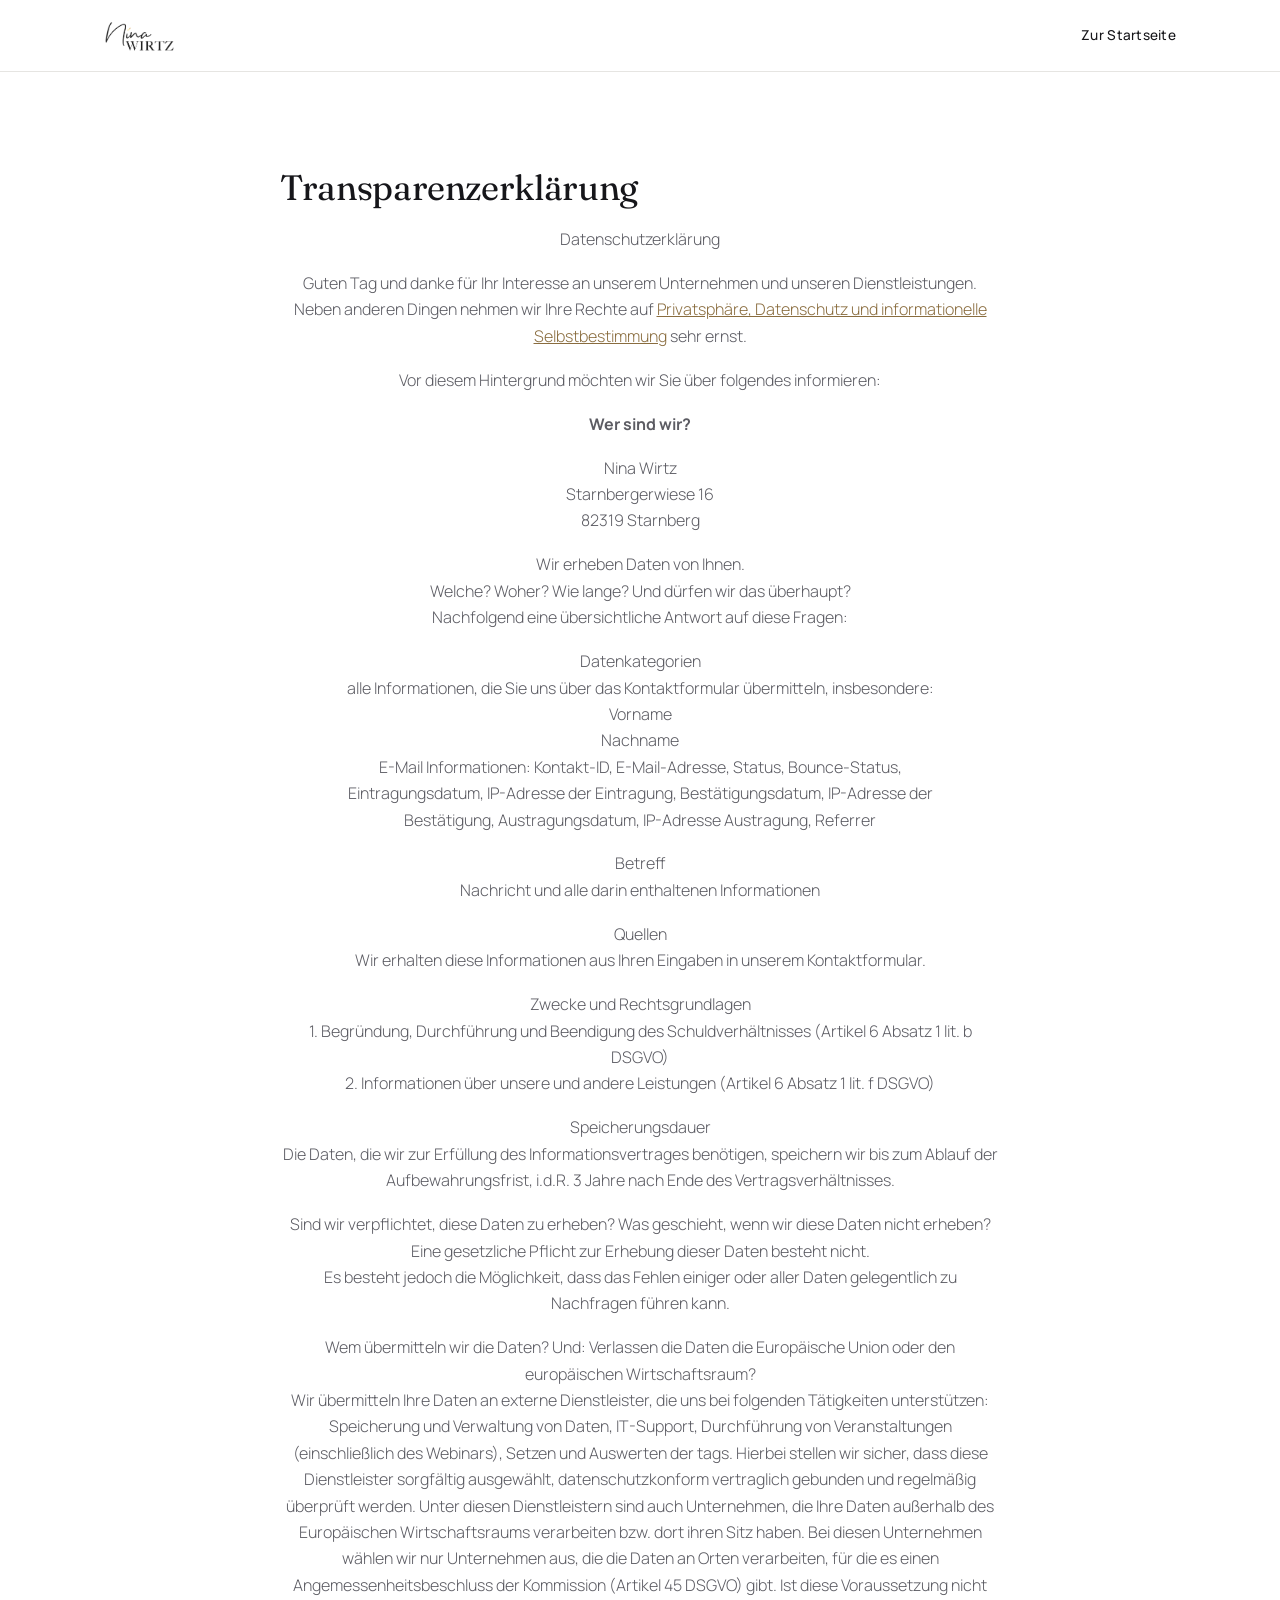
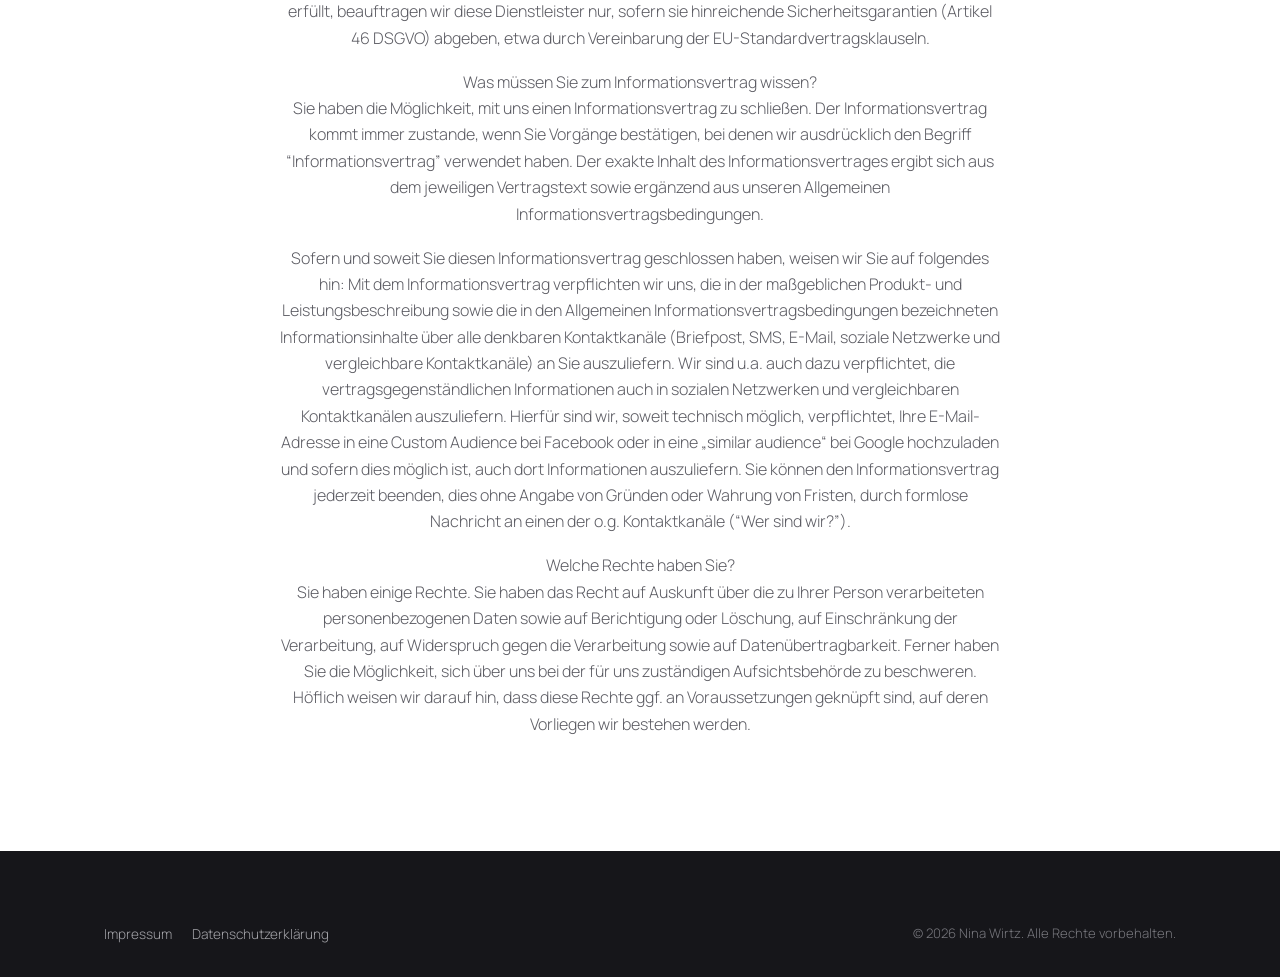
<file: transparenzerklaerung.html>
<!doctype html>
<html lang="de">
<head>
<meta charset="UTF-8">
<meta name="viewport" content="width=device-width, initial-scale=1" />
<title>Transparenzerklärung | Nina Wirtz</title>
<link rel="icon" href="assets/img/favicon-32.png" sizes="32x32" type="image/png">
<link rel="apple-touch-icon" href="assets/img/favicon-180.png">
<meta name="robots" content="noindex" />
<link rel="canonical" href="https://nina-wirtz.de/transparenzerklaerung.html" />
<link rel="preconnect" href="https://fonts.googleapis.com">
<link rel="preconnect" href="https://fonts.gstatic.com" crossorigin>
<link href="https://fonts.googleapis.com/css2?family=Fraunces:opsz,wght@9..144,300;9..144,400;9..144,500&family=Manrope:wght@300;400;500;600;700&display=swap" rel="stylesheet">
<link rel="stylesheet" href="assets/css/style-v2.css?v=6">
</head>
<body>

<header class="site-header">
  <div class="wrap header-inner">
    <a href="index.html" class="logo"><img src="assets/img/logo.png" alt="Nina Wirtz" width="130" height="44"></a>
    <nav class="primary-nav" id="primary-nav">
      <a href="index.html">Zur Startseite</a>
    </nav>
  </div>
</header>

<main class="wrap legal">
  <h1>Transparenzerklärung</h1>
<p style="text-align: center;">Datenschutzerklärung</p><p style="text-align: center;">Guten Tag und danke für Ihr Interesse an unserem Unternehmen und unseren Dienstleistungen. Neben anderen Dingen nehmen wir Ihre Rechte auf <a href="datenschutz.html">Privatsphäre, Datenschutz und informationelle Selbstbestimmung</a> sehr ernst.</p><p style="text-align: center;">Vor diesem Hintergrund möchten wir Sie über folgendes informieren:</p><p style="text-align: center;"><strong>Wer sind wir?</strong></p><p style="text-align: center;">Nina Wirtz<br />Starnbergerwiese 16<br />82319 Starnberg</p><p style="text-align: center;">Wir erheben Daten von Ihnen.<br />Welche? Woher? Wie lange? Und dürfen wir das überhaupt?<br />Nachfolgend eine übersichtliche Antwort auf diese Fragen:</p><p style="text-align: center;">Datenkategorien<br />alle Informationen, die Sie uns über das Kontaktformular übermitteln, insbesondere:<br />Vorname<br />Nachname<br />E-Mail Informationen: Kontakt-ID, E-Mail-Adresse, Status, Bounce-Status,<br />Eintragungsdatum, IP-Adresse der Eintragung, Bestätigungsdatum, IP-Adresse der<br />Bestätigung, Austragungsdatum, IP-Adresse Austragung, Referrer</p><p style="text-align: center;">Betreff<br />Nachricht und alle darin enthaltenen Informationen</p><p style="text-align: center;">Quellen<br />Wir erhalten diese Informationen aus Ihren Eingaben in unserem Kontaktformular.</p><p style="text-align: center;">Zwecke und Rechtsgrundlagen<br />1. Begründung, Durchführung und Beendigung des Schuldverhältnisses (Artikel 6 Absatz 1 lit. b DSGVO)<br />2. Informationen über unsere und andere Leistungen (Artikel 6 Absatz 1 lit. f DSGVO)</p><p style="text-align: center;">Speicherungsdauer<br />Die Daten, die wir zur Erfüllung des Informationsvertrages benötigen, speichern wir bis zum Ablauf der Aufbewahrungsfrist, i.d.R. 3 Jahre nach Ende des Vertragsverhältnisses.</p><p style="text-align: center;">Sind wir verpflichtet, diese Daten zu erheben? Was geschieht, wenn wir diese Daten nicht erheben?<br />Eine gesetzliche Pflicht zur Erhebung dieser Daten besteht nicht.<br />Es besteht jedoch die Möglichkeit, dass das Fehlen einiger oder aller Daten gelegentlich zu Nachfragen führen kann.</p><p style="text-align: center;">Wem übermitteln wir die Daten? Und: Verlassen die Daten die Europäische Union oder den europäischen Wirtschaftsraum?<br />Wir übermitteln Ihre Daten an externe Dienstleister, die uns bei folgenden Tätigkeiten unterstützen: Speicherung und Verwaltung von Daten, IT-Support, Durchführung von Veranstaltungen (einschließlich des Webinars), Setzen und Auswerten der tags. Hierbei stellen wir sicher, dass diese Dienstleister sorgfältig ausgewählt, datenschutzkonform vertraglich gebunden und regelmäßig überprüft werden. Unter diesen Dienstleistern sind auch Unternehmen, die Ihre Daten außerhalb des Europäischen Wirtschaftsraums verarbeiten bzw. dort ihren Sitz haben. Bei diesen Unternehmen wählen wir nur Unternehmen aus, die die Daten an Orten verarbeiten, für die es einen Angemessenheitsbeschluss der Kommission (Artikel 45 DSGVO) gibt. Ist diese Voraussetzung nicht erfüllt, beauftragen wir diese Dienstleister nur, sofern sie hinreichende Sicherheitsgarantien (Artikel 46 DSGVO) abgeben, etwa durch Vereinbarung der EU-Standardvertragsklauseln.</p><p style="text-align: center;">Was müssen Sie zum Informationsvertrag wissen?<br />Sie haben die Möglichkeit, mit uns einen Informationsvertrag zu schließen. Der Informationsvertrag kommt immer zustande, wenn Sie Vorgänge bestätigen, bei denen wir ausdrücklich den Begriff “Informationsvertrag” verwendet haben. Der exakte Inhalt des Informationsvertrages ergibt sich aus dem jeweiligen Vertragstext sowie ergänzend aus unseren Allgemeinen Informationsvertragsbedingungen.</p><p style="text-align: center;">Sofern und soweit Sie diesen Informationsvertrag geschlossen haben, weisen wir Sie auf folgendes hin: Mit dem Informationsvertrag verpflichten wir uns, die in der maßgeblichen Produkt- und Leistungsbeschreibung sowie die in den Allgemeinen Informationsvertragsbedingungen bezeichneten Informationsinhalte über alle denkbaren Kontaktkanäle (Briefpost, SMS, E-Mail, soziale Netzwerke und vergleichbare Kontaktkanäle) an Sie auszuliefern. Wir sind u.a. auch dazu verpflichtet, die vertragsgegenständlichen Informationen auch in sozialen Netzwerken und vergleichbaren Kontaktkanälen auszuliefern. Hierfür sind wir, soweit technisch möglich, verpflichtet, Ihre E-Mail-Adresse in eine Custom Audience bei Facebook oder in eine „similar audience“ bei Google hochzuladen und sofern dies möglich ist, auch dort Informationen auszuliefern. Sie können den Informationsvertrag jederzeit beenden, dies ohne Angabe von Gründen oder Wahrung von Fristen, durch formlose Nachricht an einen der o.g. Kontaktkanäle (“Wer sind wir?”).</p><p style="text-align: center;">Welche Rechte haben Sie?<br />Sie haben einige Rechte. Sie haben das Recht auf Auskunft über die zu Ihrer Person verarbeiteten personenbezogenen Daten sowie auf Berichtigung oder Löschung, auf Einschränkung der Verarbeitung, auf Widerspruch gegen die Verarbeitung sowie auf Datenübertragbarkeit. Ferner haben Sie die Möglichkeit, sich über uns bei der für uns zuständigen Aufsichtsbehörde zu beschweren. Höflich weisen wir darauf hin, dass diese Rechte ggf. an Voraussetzungen geknüpft sind, auf deren Vorliegen wir bestehen werden.</p>
</main>

<footer class="site-footer">
  <div class="wrap footer-inner">
    <nav class="footer-social">
      <a href="impressum.html">Impressum</a>
      <a href="datenschutz.html">Datenschutzerklärung</a>
    </nav>
    <p>© <span id="year"></span> Nina Wirtz. Alle Rechte vorbehalten.</p>
  </div>
</footer>

<script>document.getElementById('year').textContent = new Date().getFullYear();</script>
</body>
</html>
</file>
<file: assets/css/style-v2.css>
/* ---------- Design tokens ---------- */
:root{
  --color-bg: #ffffff;
  --color-bg-tint: #f7f6f4;
  --color-ink: #16161a;
  --color-ink-soft: #5c5c63;
  --color-accent: #8a6d3f;
  --color-accent-soft: #efe8db;
  --color-line: #e6e5e2;
  --font-display: "Fraunces", Georgia, serif;
  --font-body: "Manrope", -apple-system, BlinkMacSystemFont, sans-serif;
  --wrap-width: 1200px;
  --radius: 2px;
  --wrap-pad: clamp(1.5rem, 6vw, 4rem);
}

*, *::before, *::after{ box-sizing: border-box; }
html{ scroll-behavior: smooth; }

body{
  margin: 0;
  background: var(--color-bg);
  color: var(--color-ink);
  font-family: var(--font-body);
  font-weight: 300;
  line-height: 1.65;
  -webkit-font-smoothing: antialiased;
}

img{ max-width: 100%; display: block; }

.skip-link{
  position: absolute; left: -999px; top: 0;
  background: var(--color-ink); color: #fff; padding: .75rem 1.25rem; z-index: 200;
}
.skip-link:focus{ left: 1rem; top: 1rem; }

.sr-only{
  position: absolute; width: 1px; height: 1px; padding: 0; margin: -1px;
  overflow: hidden; clip: rect(0,0,0,0); white-space: nowrap; border: 0;
}
.hp-field{ position: absolute; left: -9999px; top: -9999px; }

.wrap{
  max-width: var(--wrap-width);
  margin: 0 auto;
  padding: 0 var(--wrap-pad);
}

h1, h2, h3{
  overflow-wrap: break-word;
  font-family: var(--font-display);
  font-weight: 400;
  line-height: 1.14;
  margin: 0 0 1.1rem;
  letter-spacing: -0.01em;
}
h1{ font-size: clamp(2.6rem, 5vw, 4.4rem); }
h2{ font-size: clamp(1.8rem, 3vw, 2.6rem); }
h3{ font-size: 1.2rem; }
p{ margin: 0 0 1.1rem; color: var(--color-ink-soft); }

.center{ text-align: center; }
.center h2, .center p{ margin-left: auto; margin-right: auto; }

.kicker{
  font-family: var(--font-body);
  font-size: .72rem;
  font-weight: 600;
  letter-spacing: .22em;
  text-transform: uppercase;
  color: var(--color-accent);
  margin-bottom: 1rem;
}

.pull-quote{
  font-family: var(--font-display);
  font-size: 1.4rem;
  color: var(--color-ink);
  font-style: italic;
}

/* ---------- Buttons ---------- */
.btn{
  display: inline-block;
  font-family: var(--font-body);
  font-weight: 600;
  font-size: .88rem;
  letter-spacing: .04em;
  text-transform: uppercase;
  text-decoration: none;
  padding: 1rem 2.1rem;
  border-radius: var(--radius);
  border: 1px solid transparent;
  cursor: pointer;
  transition: transform .2s ease, background-color .2s ease, color .2s ease, border-color .2s ease;
}
.btn:hover{ transform: translateY(-1px); }
.btn-dark{ background: var(--color-ink); color: #fff; }
.btn-dark:hover{ background: var(--color-accent); }
.btn-light{ background: #fff; color: var(--color-ink); }
.btn-light:hover{ background: var(--color-accent-soft); }
.btn-outline{ background: transparent; color: var(--color-ink); border-color: var(--color-ink); }
.btn-outline:hover{ background: var(--color-ink); color: #fff; }
.btn-outline-light{ background: transparent; color: #fff; border-color: rgba(255,255,255,.5); }
.btn-outline-light:hover{ background: #fff; color: var(--color-ink); border-color: #fff; }

/* ---------- Header ---------- */
.site-header{
  position: sticky; top: 0; z-index: 100;
  border-bottom: 1px solid var(--color-line);
}
.site-header::before{
  content: "";
  position: absolute; inset: 0; z-index: -1;
  background: rgba(255, 255, 255, .88);
  backdrop-filter: saturate(180%) blur(10px);
}
.header-inner{
  display: flex; align-items: center; justify-content: space-between;
  padding-top: .85rem; padding-bottom: .85rem;
}
.logo{ display: flex; align-items: center; min-height: 44px; }
.logo img{ height: 32px; width: auto; }

.primary-nav{ display: flex; align-items: center; gap: 2.25rem; }
.primary-nav a{
  color: var(--color-ink);
  text-decoration: none;
  font-size: .85rem;
  font-weight: 500;
  letter-spacing: .02em;
}
.primary-nav a:hover{ color: var(--color-accent); }
.primary-nav .nav-cta{
  background: var(--color-ink); color: #fff;
  padding: .6rem 1.4rem; border-radius: var(--radius);
  font-size: .8rem; text-transform: uppercase; letter-spacing: .06em; font-weight: 600;
}
.primary-nav .nav-cta:hover{ background: var(--color-accent); color: #fff; }

.nav-toggle{
  display: none;
  flex-direction: column; justify-content: center; gap: 5px;
  width: 44px; height: 44px;
  background: none; border: none; cursor: pointer;
}
.nav-toggle span{ display: block; height: 1px; width: 100%; background: var(--color-ink); }

/* ---------- Hero (editorial split layout) ---------- */
.hero{
  padding: clamp(2.5rem, 6vw, 5rem) 0 clamp(3rem, 7vw, 6rem);
}
.hero-grid{
  display: grid;
  grid-template-columns: .95fr 1.05fr;
  gap: clamp(2.5rem, 6vw, 5rem);
  align-items: center;
}
.hero-media{
  position: relative;
  aspect-ratio: 4 / 5;
  overflow: hidden;
  border-radius: var(--radius);
  background: var(--color-bg-tint);
}
.hero-media img{ width: 100%; height: 100%; object-fit: cover; object-position: top center; }
.hero-media::after{
  content: "";
  position: absolute; inset: 0;
  box-shadow: inset 0 0 0 1px rgba(22,22,26,.06);
}
.hero .eyebrow{
  text-transform: uppercase; letter-spacing: .22em; font-size: .78rem;
  font-weight: 600; color: var(--color-accent); margin-bottom: 1.25rem;
}
.hero h1{ color: var(--color-ink); }
.hero .lede{ color: var(--color-ink-soft); font-size: 1.15rem; max-width: 480px; line-height: 1.7; }
.hero .btn{ margin-top: .75rem; }

/* Compact page hero (sub-pages) */
.page-hero{
  padding: clamp(3.5rem, 8vw, 6rem) 0 clamp(2.5rem, 5vw, 3.5rem);
  text-align: center;
}
.page-hero h1{ max-width: 780px; margin-left: auto; margin-right: auto; }
.page-hero .lede{ max-width: 620px; margin: 0 auto; font-size: 1.1rem; }

/* ---------- Sections ---------- */
.section{ padding: clamp(4rem, 10vw, 8.5rem) 0; }
.section-tint{ background: var(--color-bg-tint); }

.two-col{
  display: grid;
  grid-template-columns: 1.05fr .95fr;
  gap: clamp(2.5rem, 6vw, 5.5rem);
  align-items: center;
}
.two-col.reverse{ grid-template-columns: .95fr 1.05fr; }
.two-col.reverse > *:first-child{ order: 2; }
.two-col img{ border-radius: var(--radius); width: 100%; object-fit: cover; }

/* ---------- Scroll reveal ---------- */
.reveal{
  opacity: 0;
  transform: translateY(18px);
  transition: opacity .7s cubic-bezier(.2,.6,.2,1), transform .7s cubic-bezier(.2,.6,.2,1);
}
.reveal.is-visible{ opacity: 1; transform: translateY(0); }
@media (prefers-reduced-motion: reduce){
  .reveal{ opacity: 1; transform: none; transition: none; }
}

/* ---------- Stats / counters ---------- */
.stats{
  display: grid;
  grid-template-columns: repeat(3, 1fr);
  gap: 2.5rem;
  text-align: center;
}
.stat-number{
  font-family: var(--font-display);
  font-size: clamp(2.2rem, 4.5vw, 3.1rem);
  color: var(--color-ink);
  line-height: 1;
  margin-bottom: .6rem;
}
.stat-label{
  font-size: .78rem; text-transform: uppercase; letter-spacing: .1em;
  color: var(--color-ink-soft); margin: 0;
}
.stats-divider{ width: 1px; background: var(--color-line); }

/* ---------- Icon feature grid ---------- */
.icon-feature-grid{
  display: grid;
  grid-template-columns: repeat(3, 1fr);
  gap: 3rem;
  margin-top: 3.5rem;
  text-align: center;
}
.icon-feature img{ width: 44px; height: 44px; object-fit: contain; margin: 0 auto 1.5rem; opacity: .85; }
.icon-feature h3{ font-size: 1.1rem; margin-bottom: .6rem; }
.icon-feature p{ font-size: .92rem; }

/* ---------- Ambient video loop (decorative, no player chrome) ---------- */
.video-loop{
  position: relative;
  overflow: hidden;
  border-radius: var(--radius);
  background: var(--color-bg-tint);
}
.video-loop video{ width: 100%; height: 100%; object-fit: cover; display: block; }

/* ---------- Photo stack (main photo + small ambient video accent) ---------- */
.photo-stack{ position: relative; }
.photo-stack-main{
  width: 100%; border-radius: var(--radius); object-fit: cover;
  box-shadow: 0 30px 60px -34px rgba(22,22,26,.3);
}
.photo-stack .video-loop{
  position: absolute;
  width: 42%;
  aspect-ratio: 3/4;
  bottom: -1.75rem; left: -1.75rem;
  border: 5px solid var(--color-bg);
  box-shadow: 0 20px 40px -20px rgba(22,22,26,.35);
}
.two-col.reverse .photo-stack .video-loop{ left: auto; right: -1.75rem; }

/* ---------- Expertise cards ---------- */
.expertise-grid{
  display: grid;
  grid-template-columns: repeat(3, 1fr);
  gap: 2rem;
  margin-top: 3.5rem;
}
.expertise-card .video-loop{ aspect-ratio: 3/4; margin-bottom: 1.5rem; }
.expertise-card h3{ font-size: 1.1rem; margin-bottom: .6rem; }
.expertise-card p{ font-size: .92rem; }

.carousel-dots{ display: none; justify-content: center; gap: .25rem; margin-top: 1.5rem; }
.carousel-dot{
  width: 32px; height: 44px; padding: 0; border: 0; background: none; cursor: pointer;
  display: flex; align-items: center; justify-content: center;
}
.carousel-dot::before{
  content: ""; width: 7px; height: 7px; border-radius: 999px;
  background: rgba(22,22,26,.2);
  transition: width .25s ease, background-color .25s ease;
}
.carousel-dot[aria-current="true"]::before{ width: 20px; background: var(--color-accent); }

/* ---------- Video gallery (holds one or more highlight clips) ---------- */
.video-gallery{
  display: flex;
  gap: 1rem;
  overflow-x: auto;
  scroll-snap-type: x mandatory;
  scrollbar-width: none;
  -webkit-overflow-scrolling: touch;
}
.video-gallery::-webkit-scrollbar{ display: none; }
.video-gallery .video-frame{
  flex: 0 0 100%;
  scroll-snap-align: start;
}

/* ---------- Video player ---------- */
.video-frame{
  position: relative;
  border-radius: var(--radius);
  overflow: hidden;
  background: var(--color-ink);
  box-shadow: 0 30px 60px -30px rgba(22,22,26,.35);
  cursor: pointer;
}
.video-frame video{ width: 100%; height: 100%; display: block; object-fit: cover; }
.video-frame .video-play{
  position: absolute; inset: 0;
  display: flex; align-items: center; justify-content: center;
  background: rgba(22,22,26,.18);
  transition: opacity .3s ease, background .3s ease;
}
.video-frame .video-play-btn{
  width: 64px; height: 64px; border-radius: 50%;
  background: rgba(255,255,255,.92);
  display: flex; align-items: center; justify-content: center;
  transition: transform .25s ease, background .25s ease;
}
.video-frame .video-play-btn svg{ width: 18px; height: 18px; margin-left: 3px; fill: var(--color-ink); }
.video-frame:hover .video-play-btn{ transform: scale(1.06); background: #fff; }
.video-frame.is-playing .video-play{ opacity: 0; pointer-events: none; }
.video-frame .video-sound-badge{
  position: absolute; bottom: 1rem; right: 1rem;
  display: flex; align-items: center; gap: .4rem;
  background: rgba(22,22,26,.55); color: #fff;
  font-size: .68rem; letter-spacing: .08em; text-transform: uppercase;
  padding: .4rem .7rem; border-radius: 999px;
  backdrop-filter: blur(6px);
}
.video-frame .video-sound-badge svg{ width: 12px; height: 12px; fill: #fff; }

/* ---------- Kontakt ---------- */
.kontakt{ background: var(--color-ink); color: #fff; }
.kontakt-logo{ height: 44px; width: auto; margin: 0 auto 1.5rem; filter: invert(1) brightness(1.8); }
.kontakt .kicker{ color: var(--color-accent-soft); }
.kontakt-title{ color: #fff; max-width: 560px; margin-left: auto; margin-right: auto; }

.kontakt-form{ max-width: 460px; margin: 0 auto 2rem; display: flex; flex-direction: column; gap: 1rem; }
.form-row{ text-align: left; }
.form-input{
  width: 100%; background: rgba(255,255,255,.06); border: 1px solid rgba(255,255,255,.22);
  border-radius: var(--radius); padding: .9rem 1rem; color: #fff;
  font-family: var(--font-body); font-size: .95rem; resize: vertical;
}
.form-input::placeholder{ color: #86868c; }
.form-input:focus{ outline: none; border-color: var(--color-accent); }
.kontakt-form .btn{ align-self: center; margin-top: .25rem; }

.kontakt-or{ font-size: .78rem; text-transform: uppercase; letter-spacing: .12em; color: #86868c; margin-bottom: 1.5rem; }
.contact-list{ list-style: none; padding: 0; margin: 0 0 1rem; display: flex; flex-direction: column; gap: .75rem; }
.contact-list a{ color: #fff; text-decoration: none; border-bottom: 1px solid rgba(255,255,255,.25); }
.contact-list a:hover{ border-color: #fff; }
.contact-list li{ color: #c8c8cc; font-size: 1.02rem; }

/* ---------- 404 ---------- */
.error-page{ text-align: center; padding: clamp(5rem, 12vw, 8rem) var(--wrap-pad); }
.error-page .error-code{ font-family: var(--font-display); font-size: 6rem; color: var(--color-accent); margin: 0; line-height: 1; }
.error-links{ list-style: none; padding: 0; display: flex; gap: 1.5rem; justify-content: center; flex-wrap: wrap; margin-top: 2rem; }
.error-links a{ color: var(--color-ink); text-decoration: none; font-weight: 600; border-bottom: 1px solid var(--color-line); padding-bottom: 2px; }
.error-links a:hover{ color: var(--color-accent); border-color: var(--color-accent); }

/* ---------- Legal pages ---------- */
.legal{ max-width: calc(720px + 2 * var(--wrap-pad)); margin: 0 auto; padding: clamp(4rem,8vw,6rem) var(--wrap-pad); overflow-wrap: break-word; }
.legal h1{ font-size: clamp(1.6rem, 7.4vw, 2.2rem); }
.legal h2{ font-size: 1.3rem; margin-top: 2.5rem; }
.legal p{ color: var(--color-ink-soft); }
.legal a{ color: var(--color-accent); }
.legal img{ margin-bottom: 2rem; }

/* ---------- Footer ---------- */
.site-footer{ background: var(--color-ink); color: #a3a3a8; padding: clamp(3.5rem,6vw,4.5rem) 0 2rem; }
.footer-top{
  display: grid; grid-template-columns: 1.4fr 1fr; gap: 2.5rem;
  padding-bottom: 2.5rem; margin-bottom: 2rem; border-bottom: 1px solid rgba(255,255,255,.1);
}
.footer-brand img{ height: 28px; filter: invert(1) brightness(1.8); margin-bottom: 1.1rem; }
.footer-brand p{ color: #86868c; font-size: .88rem; max-width: 280px; }
.footer-col h4{
  font-family: var(--font-body); font-size: .75rem; text-transform: uppercase;
  letter-spacing: .12em; color: #fff; margin-bottom: 1rem;
}
.footer-col ul{ list-style: none; padding: 0; margin: 0; display: flex; flex-direction: column; gap: .65rem; }
.footer-col a{ color: #a3a3a8; text-decoration: none; font-size: .9rem; }
.footer-col a:hover{ color: #fff; }
.footer-inner{ display: flex; justify-content: space-between; align-items: center; flex-wrap: wrap; gap: 1rem; }
.footer-social{ display: flex; gap: 1.25rem; }
.footer-social a{ color: #a3a3a8; text-decoration: none; font-size: .85rem; }
.footer-social a:hover{ color: #fff; }
.site-footer p{ margin: 0; font-size: .82rem; color: #77777d; }

/* ---------- Responsive ---------- */
@media (max-width: 900px){
  .hero-grid{ grid-template-columns: 1fr; }
  .hero-media{ aspect-ratio: 3/4; max-width: 420px; margin: 0 auto; }
  .two-col, .two-col.reverse{ grid-template-columns: 1fr; }
  .two-col.reverse > *:first-child{ order: 0; }
  .icon-feature-grid{ grid-template-columns: 1fr 1fr; }
  .expertise-grid{
    display: flex; gap: 1rem;
    margin-left: calc(-1 * var(--wrap-pad)); margin-right: calc(-1 * var(--wrap-pad));
    padding: 0 var(--wrap-pad);
    overflow-x: auto; overscroll-behavior-x: contain;
    scroll-snap-type: x mandatory; scroll-padding: 0 var(--wrap-pad);
    scrollbar-width: none;
  }
  .expertise-grid::-webkit-scrollbar{ display: none; }
  .expertise-card{ flex: 0 0 min(78%, 340px); scroll-snap-align: start; }
  .carousel-dots{ display: flex; }
  .footer-top{ grid-template-columns: 1fr 1fr; }
  .stats{ grid-template-columns: 1fr; gap: 2.5rem; }
  .photo-stack{ max-width: 420px; margin: 0 auto; }
  .photo-stack .video-loop{ width: 46%; bottom: -1.25rem; left: -1.25rem; }
  .two-col.reverse .photo-stack .video-loop{ right: -1.25rem; }
}

@media (max-width: 720px){
  .nav-toggle{ display: flex; }
  .primary-nav{
    position: fixed; inset: 72px 0 0 0;
    background: var(--color-bg);
    flex-direction: column; align-items: flex-start;
    padding: 2rem clamp(1.5rem, 6vw, 4rem);
    gap: 1.5rem;
    transform: translateY(-8px);
    opacity: 0; visibility: hidden;
    transition: opacity .2s ease, transform .2s ease, visibility .2s;
  }
  .primary-nav.is-open{ opacity: 1; visibility: visible; transform: translateY(0); }
  .primary-nav a{ font-size: 1.2rem; padding: .5rem 0; }
  .primary-nav .nav-cta{ align-self: flex-start; padding: .8rem 1.4rem; }
  body.nav-open{ overflow: hidden; }
  h1.kontakt-title{ font-size: clamp(1.9rem, 8.4vw, 2.6rem); }
  .contact-list a{
    display: inline-block; padding: .7rem 0; border-bottom: 0;
    text-decoration: underline; text-decoration-color: rgba(255,255,255,.3); text-underline-offset: .28em;
  }
  .footer-col ul{ gap: 0; }
  .footer-col a, .footer-social a{ display: inline-block; padding: .7rem 0; }
  .footer-social{ gap: 0 1.5rem; }
  .error-links{ gap: .25rem 1rem; }
  .error-links a{ display: inline-block; padding: .7rem .25rem; }
  .icon-feature-grid{ grid-template-columns: 1fr; }
  .footer-top{ grid-template-columns: 1fr; }
}

/* ---------- Organic image/text layout (mobile only, <= 900px) ---------- */
@media (max-width: 900px){
  /* Hero: full-bleed photo, headline directly on a dark gradient that carries on into the copy */
  .hero{ padding: 0; background: var(--color-ink); }
  .hero .hero-grid{ grid-template-columns: 1fr; gap: 0; padding: 0; max-width: 640px; margin: 0 auto; }
  .hero .hero-media{ grid-area: 1 / 1; aspect-ratio: 2 / 3; max-width: none; margin: 0; border-radius: 0; }
  .hero .hero-media::after{
    box-shadow: none;
    background: linear-gradient(to top, var(--color-ink) 0%, rgba(22,22,26,.94) 26%, rgba(22,22,26,.82) 46%, rgba(22,22,26,.5) 62%, rgba(22,22,26,0) 82%);
  }
  .hero .hero-copy{ display: contents; }
  .hero .hero-head{ grid-area: 1 / 1; align-self: end; position: relative; z-index: 2; padding: 0 var(--wrap-pad) 1.6rem; }
  .hero .hero-head .eyebrow{ margin-bottom: 1rem; color: #e2cd9f; }
  .hero h1{ font-size: clamp(2.1rem, 9.4vw, 2.9rem); margin-bottom: 0; color: #fff; }
  .hero .hero-copy .lede{ grid-area: 2 / 1; padding: .5rem var(--wrap-pad) 0; margin: 0; color: #cfcfd3; }
  .hero .hero-copy .btn{ grid-area: 3 / 1; justify-self: start; margin: 1.5rem var(--wrap-pad) 3.25rem; background: #fff; color: var(--color-ink); }
  .hero .hero-copy .btn:hover{ background: var(--color-accent-soft); }

  /* Über mich: staggered, 80 % wide, bleeds off the right edge; the headline starts inside the photo's fade */
  #ueber-mich .two-col{ display: block; }
  #ueber-mich .two-col > .reveal:first-child{
    position: relative; width: calc(80% + var(--wrap-pad));
    margin: 0 calc(-1 * var(--wrap-pad)) 0 auto;
  }
  #ueber-mich .two-col > .reveal:first-child::after{
    content: ""; position: absolute; inset: 0; pointer-events: none;
    background: linear-gradient(to top, #fff 0%, rgba(255,255,255,.97) 30%, rgba(255,255,255,.62) 54%, rgba(255,255,255,0) 78%);
  }
  #ueber-mich .photo-stack-main{ display: block; border-radius: 0; box-shadow: none; aspect-ratio: 3 / 4; object-fit: cover; }
  #ueber-mich .two-col > .reveal:last-child{ position: relative; z-index: 2; margin-top: -6.25rem; }
  #ueber-mich .two-col > .reveal:last-child h2{ margin-bottom: 1.4rem; }

  /* Expertise: title and line sit on the clip itself instead of in a block below it */
  .expertise-card{ display: grid; grid-template-rows: 1fr auto auto; }
  .expertise-card .video-loop{ grid-area: 1 / 1 / 4 / 2; aspect-ratio: 3 / 5; margin-bottom: 0; }
  .expertise-card .video-loop::after{
    content: ""; position: absolute; inset: 0; pointer-events: none;
    background: linear-gradient(to top, rgba(22,22,26,.94) 0%, rgba(22,22,26,.86) 32%, rgba(22,22,26,.5) 56%, rgba(22,22,26,0) 80%);
  }
  .expertise-card h3, .expertise-card p{ position: relative; z-index: 2; margin: 0; padding: 0 1.1rem; color: #fff; }
  .expertise-card h3{ grid-area: 2 / 1; margin-bottom: .45rem; }
  .expertise-card p{ grid-area: 3 / 1; padding-bottom: 1.25rem; color: rgba(255,255,255,.88); font-size: .88rem; line-height: 1.55; }

  /* Wirtz Interior: 86 % wide, bleeds off the left edge; kicker and headline sit on the photo, copy continues below */
  #wirtz-interior .two-col{ display: grid; grid-template-columns: 1fr; grid-template-rows: minmax(0, 1fr) auto auto auto auto; gap: 0; }
  #wirtz-interior .two-col > .reveal:first-child{
    grid-area: 1 / 1 / 4 / 2; position: relative; width: calc(86% + var(--wrap-pad));
    margin: 0 auto 0 calc(-1 * var(--wrap-pad));
  }
  #wirtz-interior .two-col > .reveal:first-child::after{
    content: ""; position: absolute; inset: 0; pointer-events: none;
    background: linear-gradient(to top, rgba(22,22,26,.92) 0%, rgba(22,22,26,.85) 32%, rgba(22,22,26,.5) 58%, rgba(22,22,26,0) 82%);
  }
  #wirtz-interior img{ display: block; aspect-ratio: 1 / 1; border-radius: 0; }
  #wirtz-interior .two-col > .reveal:last-child{ display: contents; }
  #wirtz-interior .kicker{ grid-area: 2 / 1; position: relative; z-index: 2; margin: 0 0 .5rem; width: 82%; color: #e2cd9f; }
  #wirtz-interior h2{ grid-area: 3 / 1; position: relative; z-index: 2; margin: 0; padding-bottom: 1.5rem; width: 82%; color: #fff; font-size: 1.6rem; }
  #wirtz-interior .two-col > .reveal:last-child > p:not(.kicker){ grid-area: 4 / 1; margin: 1.75rem 0 0; }
  #wirtz-interior .btn{ grid-area: 5 / 1; justify-self: start; margin-top: .5rem; }
}
</file>
